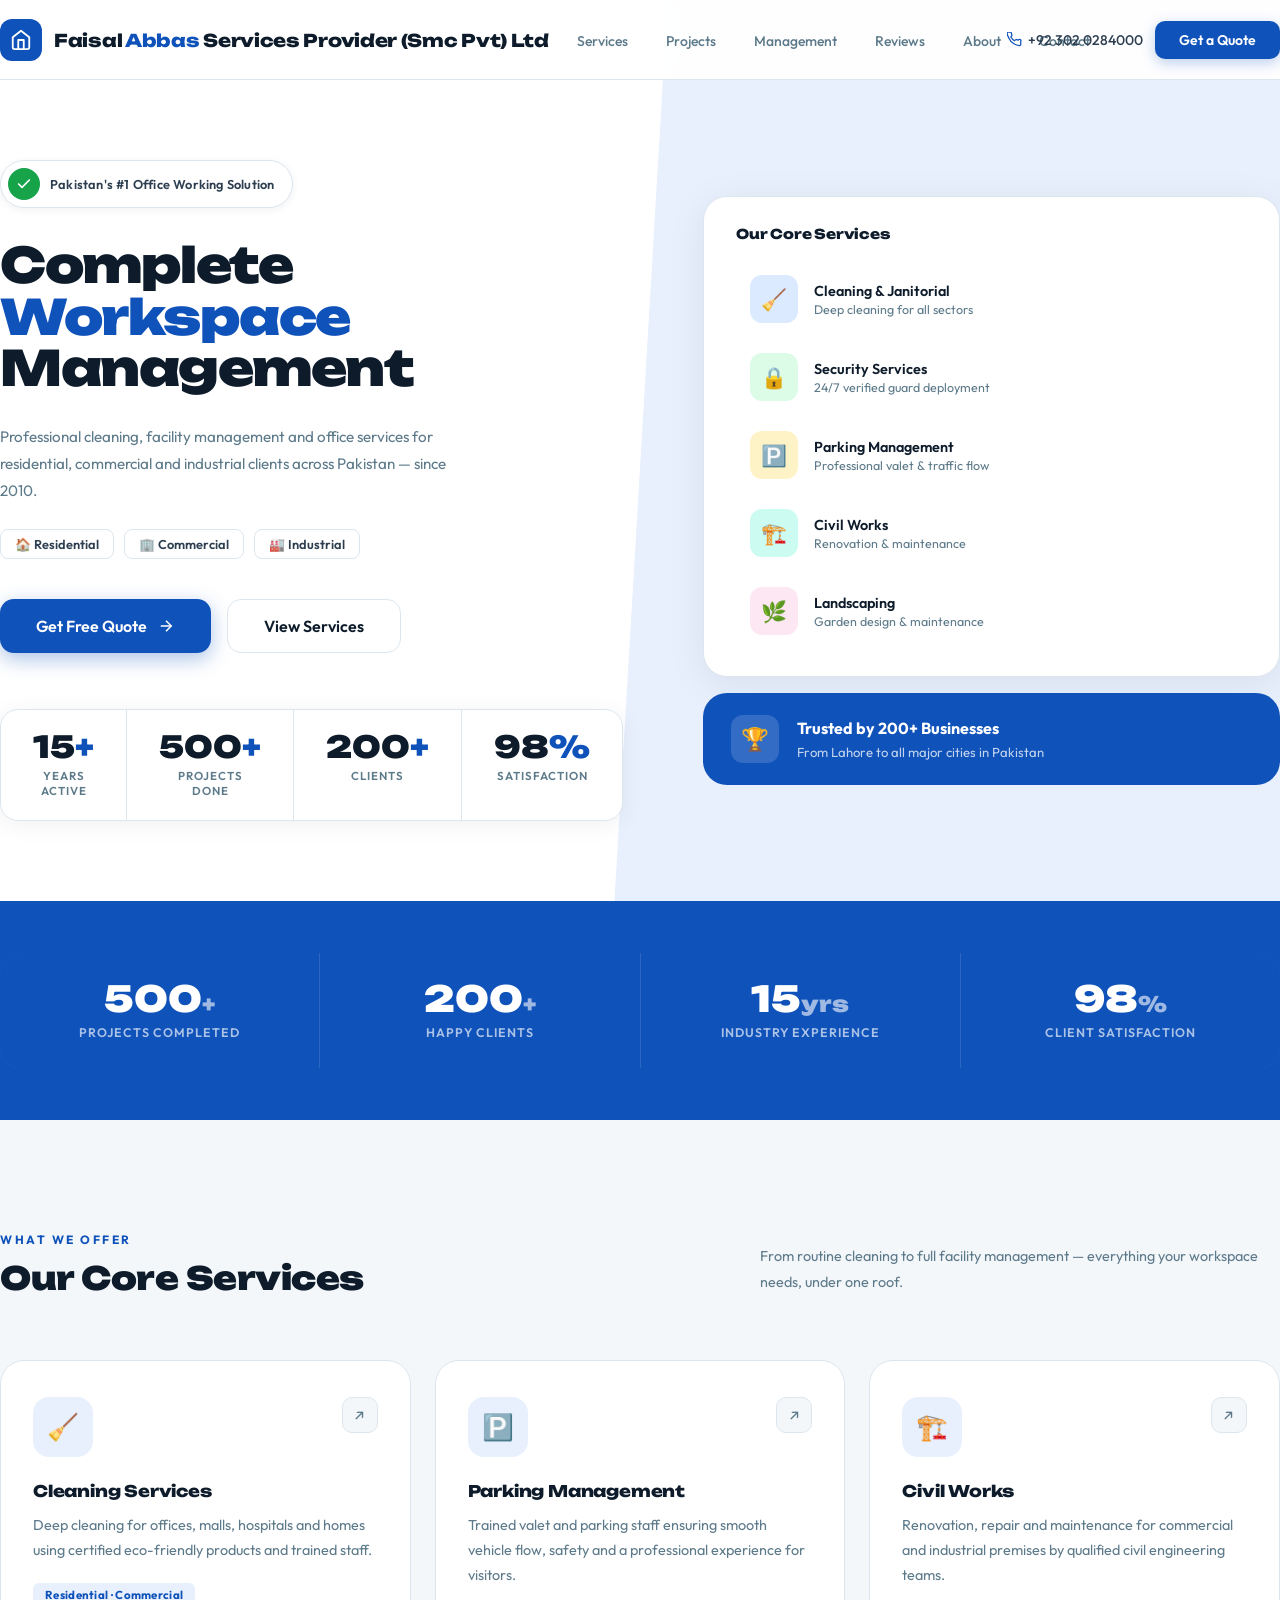
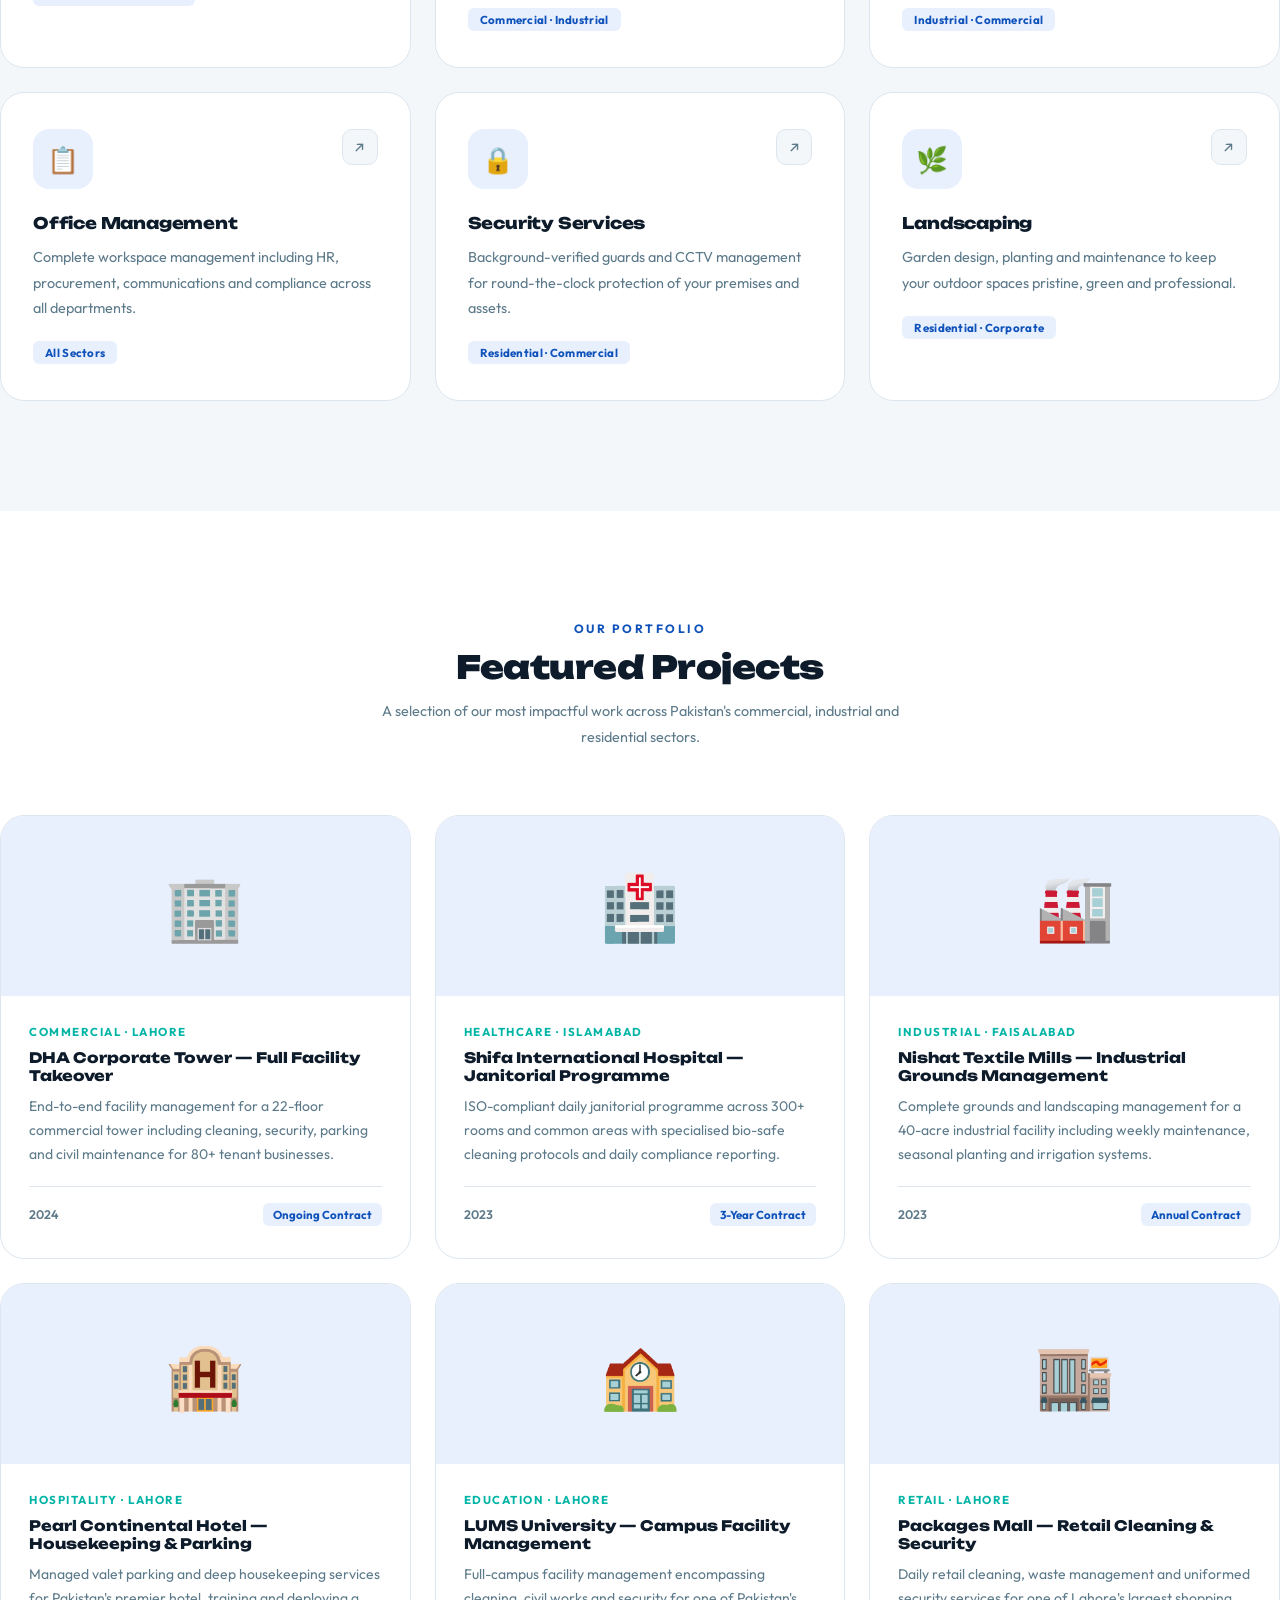
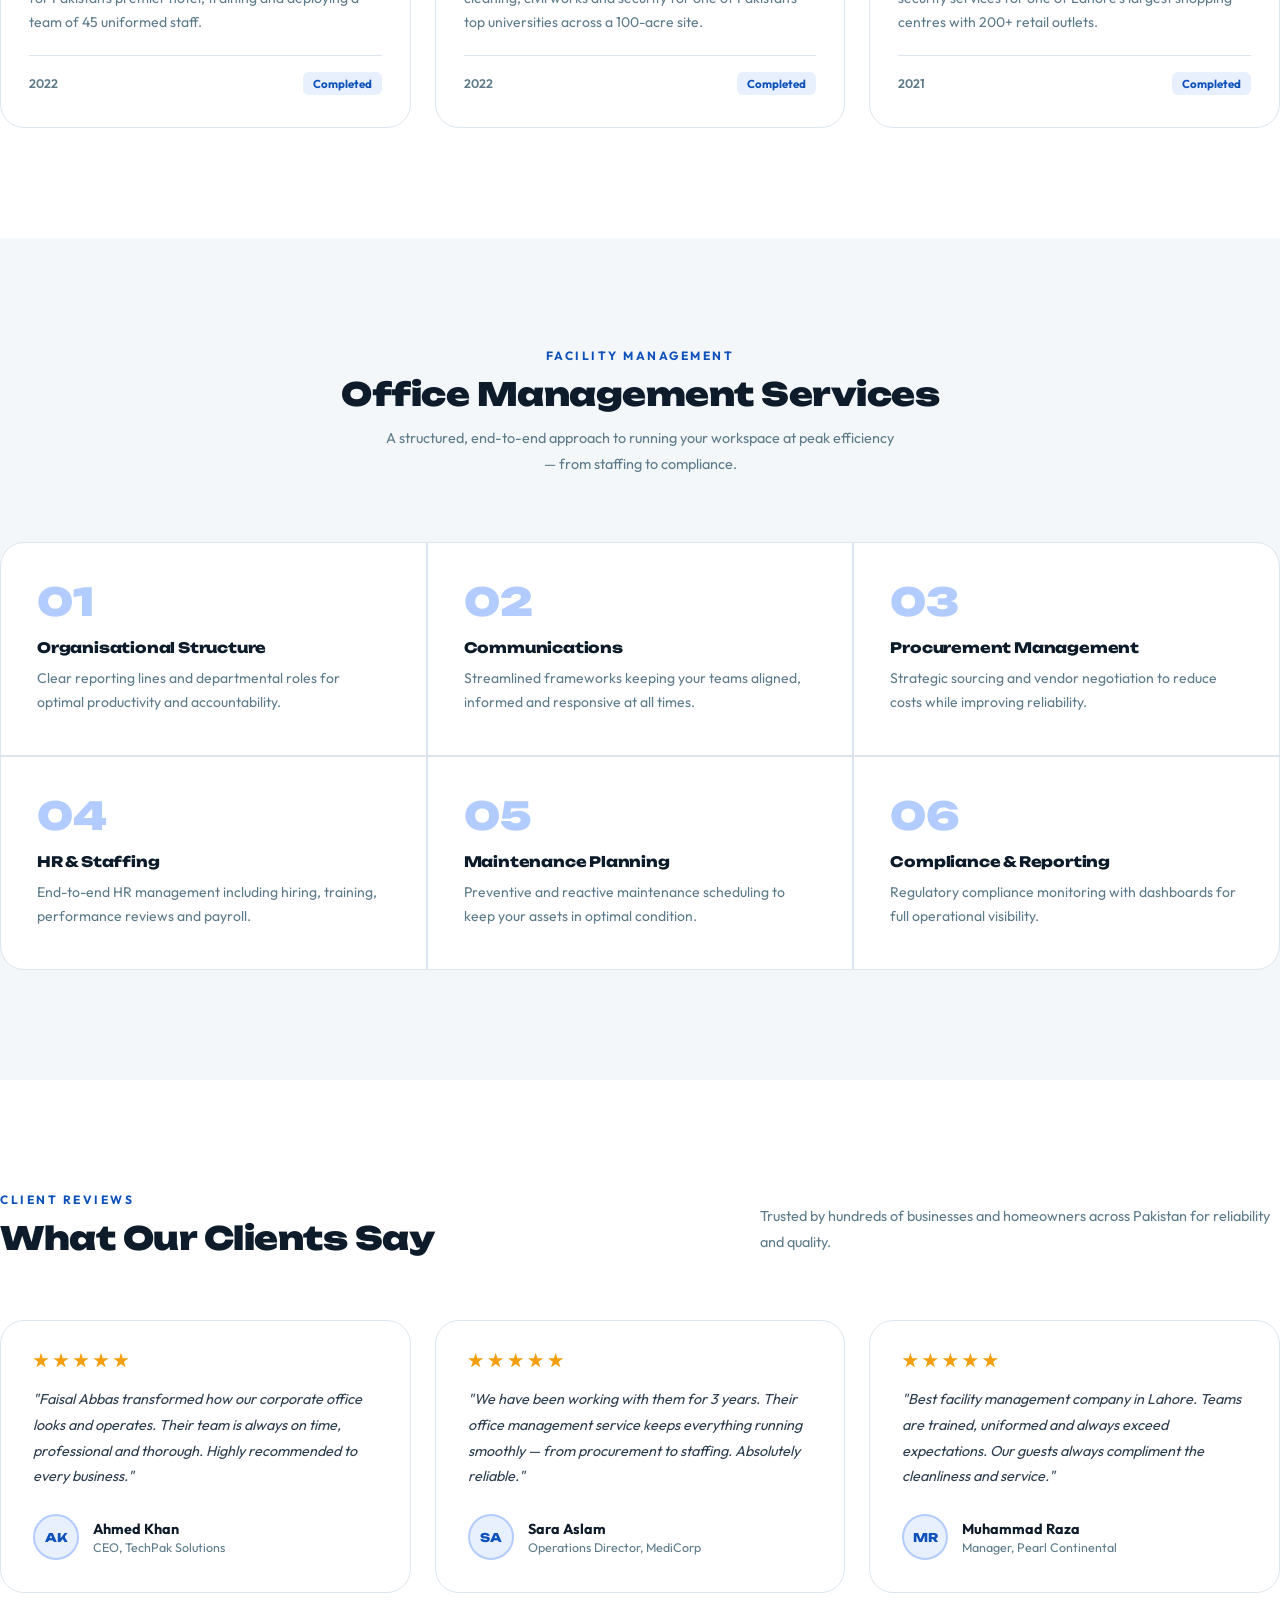
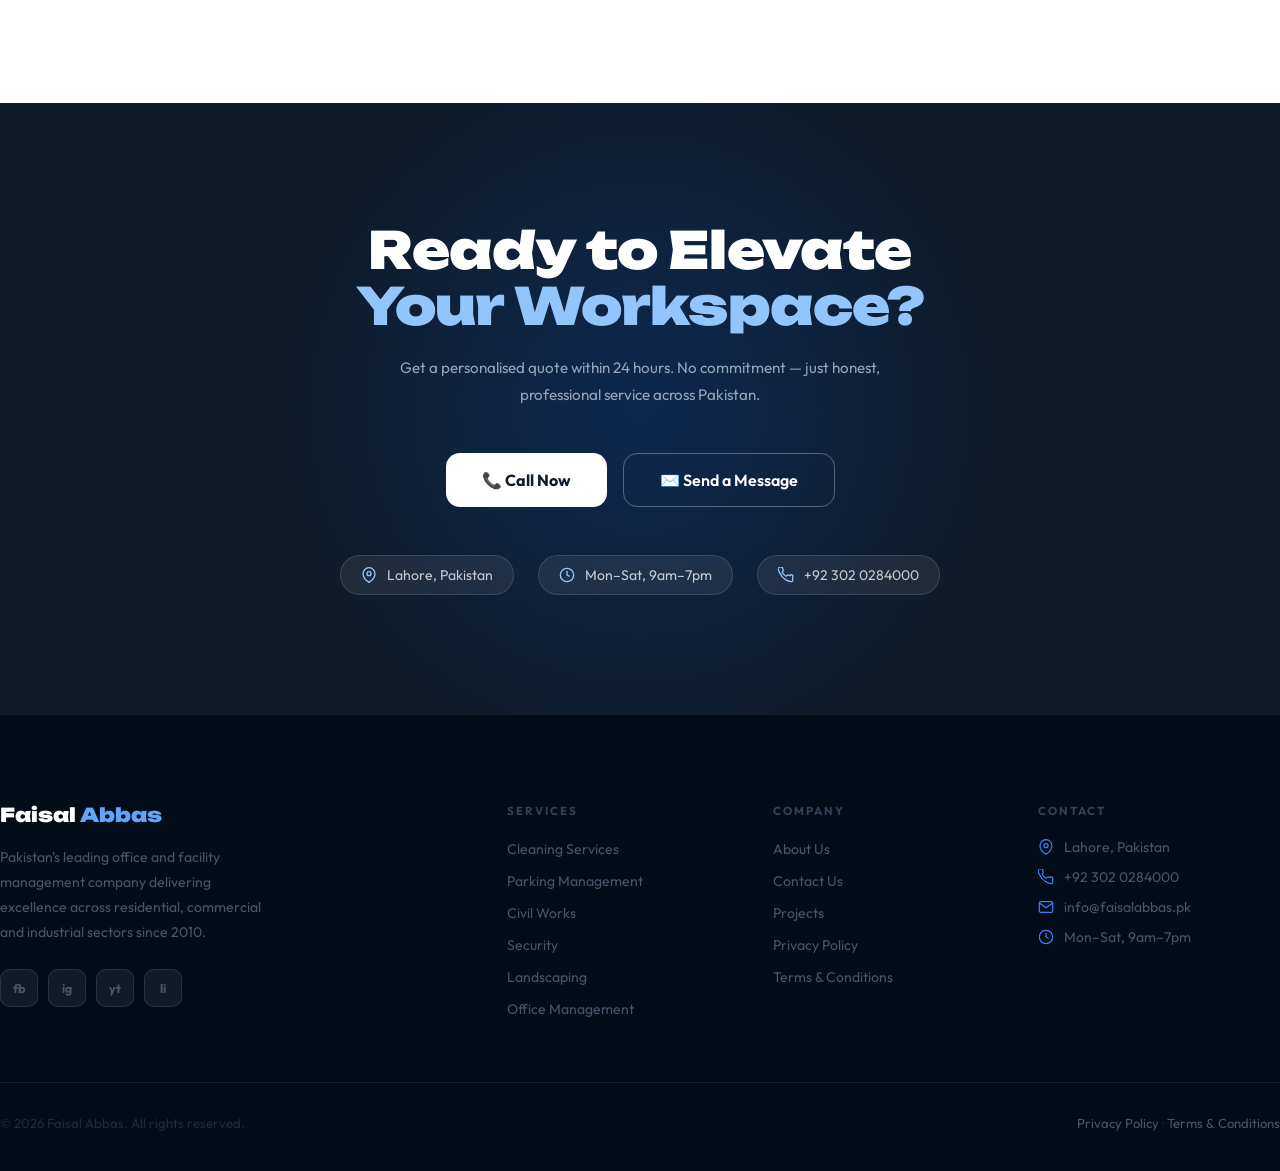
<file: index.html>
<!doctype html>
<html lang="en">
  <head>
    <meta charset="UTF-8" />
    <meta name="viewport" content="width=device-width, initial-scale=1.0" />
    <title>Faisal Abbas – Pakistan's #1 Office Working Solution</title>
    <link rel="preconnect" href="https://fonts.googleapis.com" />
    <link
      href="https://fonts.googleapis.com/css2?family=Unbounded:wght@700;800;900&family=Outfit:wght@300;400;500;600&display=swap"
      rel="stylesheet"
    />
    <link rel="stylesheet" href="./assets/css/style.css" />
  </head>
  <body>
    <!-- ───────────── NAVBAR ───────────── -->
    <nav class="nav" id="navbar">
      <div class="wrap nav-inner">
        <div class="nav-left">
          <a href="index.html" class="logo">
            <div class="logo-badge">
              <svg viewBox="0 0 24 24">
                <path d="M3 9l9-7 9 7v11a2 2 0 01-2 2H5a2 2 0 01-2-2z" />
                <polyline points="9 22 9 12 15 12 15 22" />
              </svg>
            </div>
            <span class="logo-name">Faisal <span>Abbas</span> Services Provider (Smc Pvt) Ltd</span>
          </a>

          <ul class="nav-links">
            <li><a href="#services">Services</a></li>
            <li><a href="#projects">Projects</a></li>
            <li><a href="#office">Management</a></li>
            <li><a href="#testimonials">Reviews</a></li>
            <li><a href="about.html">About</a></li>
            <li><a href="contact.html">Contact</a></li>
          </ul>
        </div>

        <div class="nav-right">
          <span class="nav-tel">
            <svg viewBox="0 0 24 24">
              <path
                d="M22 16.92v3a2 2 0 01-2.18 2 19.79 19.79 0 01-8.63-3.07A19.5 19.5 0 013.07 9.81 19.79 19.79 0 01.01 1.18 2 2 0 012 0h3a2 2 0 012 1.72c.127.96.361 1.903.7 2.81a2 2 0 01-.45 2.11L6.09 7.91a16 16 0 006 6l1.27-1.27a2 2 0 012.11-.45c.907.339 1.85.573 2.81.7A2 2 0 0122 14.92v2z"
              />
            </svg>
            +92 302 0284000
          </span>
          <a href="#contact" class="btn-nav">Get a Quote</a>
          <button class="hamburger" id="ham" aria-label="Menu">
            <span></span><span></span><span></span>
          </button>
        </div>
      </div>
    </nav>

    <!-- Mobile Nav -->
    <div class="mob-nav" id="mobNav">
      <a href="#services">Services</a>
      <a href="#projects">Projects</a>
      <a href="#office">Office Management</a>
      <a href="#testimonials">Reviews</a>
      <a href="about.html">About Us</a>
      <a href="contact.html">Contact</a>
      <a href="#contact" class="mob-cta">Get a Free Quote →</a>
    </div>

    <!-- ───────────── HERO ───────────── -->
    <section class="hero">
      <div class="wrap hero-wrap">
        <!-- LEFT -->
        <div class="hero-left">
          <div class="hero-eyebrow">
            <div class="eyebrow-dot">
              <svg viewBox="0 0 24 24">
                <polyline points="20 6 9 17 4 12" />
              </svg>
            </div>
            <span>Pakistan's #1 Office Working Solution</span>
          </div>

          <h1>
            <span class="line-block">Complete</span>
            <span class="line-block accent">Workspace</span>
            <span class="line-block">Management</span>
          </h1>

          <p class="hero-sub">
            Professional cleaning, facility management and office services for
            residential, commercial and industrial clients across Pakistan —
            since 2010.
          </p>

          <div class="hero-sectors">
            <span class="sector">🏠 Residential</span>
            <span class="sector">🏢 Commercial</span>
            <span class="sector">🏭 Industrial</span>
          </div>

          <div class="hero-actions">
            <a href="#contact" class="btn-primary">
              Get Free Quote
              <svg viewBox="0 0 24 24">
                <line x1="5" y1="12" x2="19" y2="12" />
                <polyline points="12 5 19 12 12 19" />
              </svg>
            </a>
            <a href="#services" class="btn-secondary">View Services</a>
          </div>

          <div class="hero-stats">
            <div class="hs">
              <div class="hs-num">15<em>+</em></div>
              <div class="hs-lbl">Years Active</div>
            </div>
            <div class="hs">
              <div class="hs-num">500<em>+</em></div>
              <div class="hs-lbl">Projects Done</div>
            </div>
            <div class="hs">
              <div class="hs-num">200<em>+</em></div>
              <div class="hs-lbl">Clients</div>
            </div>
            <div class="hs">
              <div class="hs-num">98<em>%</em></div>
              <div class="hs-lbl">Satisfaction</div>
            </div>
          </div>
        </div>

        <!-- RIGHT -->
        <div class="hero-right">
          <div class="hero-card">
            <div class="hero-card-title">Our Core Services</div>
            <div class="svc-row">
              <div class="svc-ico ico-blue">🧹</div>
              <div class="svc-info">
                <h4>Cleaning &amp; Janitorial</h4>
                <p>Deep cleaning for all sectors</p>
              </div>
            </div>
            <div class="svc-row">
              <div class="svc-ico ico-green">🔒</div>
              <div class="svc-info">
                <h4>Security Services</h4>
                <p>24/7 verified guard deployment</p>
              </div>
            </div>
            <div class="svc-row">
              <div class="svc-ico ico-amber">🅿️</div>
              <div class="svc-info">
                <h4>Parking Management</h4>
                <p>Professional valet &amp; traffic flow</p>
              </div>
            </div>
            <div class="svc-row">
              <div class="svc-ico ico-teal">🏗️</div>
              <div class="svc-info">
                <h4>Civil Works</h4>
                <p>Renovation &amp; maintenance</p>
              </div>
            </div>
            <div class="svc-row">
              <div class="svc-ico ico-pink">🌿</div>
              <div class="svc-info">
                <h4>Landscaping</h4>
                <p>Garden design &amp; maintenance</p>
              </div>
            </div>
          </div>

          <div class="hero-trust">
            <div class="trust-icon">🏆</div>
            <div class="trust-text">
              <strong>Trusted by 200+ Businesses</strong>
              <span>From Lahore to all major cities in Pakistan</span>
            </div>
          </div>
        </div>
      </div>
    </section>

    <!-- ───────────── STATS BAND ───────────── -->
    <div class="stats-band">
      <div class="wrap">
        <div class="stats-band-inner">
          <div class="sb-item">
            <div class="sb-val">500<em>+</em></div>
            <div class="sb-lbl">Projects Completed</div>
          </div>
          <div class="sb-item">
            <div class="sb-val">200<em>+</em></div>
            <div class="sb-lbl">Happy Clients</div>
          </div>
          <div class="sb-item">
            <div class="sb-val">15<em>yrs</em></div>
            <div class="sb-lbl">Industry Experience</div>
          </div>
          <div class="sb-item">
            <div class="sb-val">98<em>%</em></div>
            <div class="sb-lbl">Client Satisfaction</div>
          </div>
        </div>
      </div>
    </div>

    <!-- ───────────── SERVICES ───────────── -->
    <section class="section section-alt" id="services">
      <div class="wrap">
        <div class="sec-head-row r">
          <div>
            <span class="sec-eyebrow">What We Offer</span>
            <h2 class="sec-title">Our Core Services</h2>
          </div>
          <p class="sec-desc">
            From routine cleaning to full facility management — everything your
            workspace needs, under one roof.
          </p>
        </div>

        <div class="srv-grid">
          <div class="srv-card r">
            <div class="srv-top">
              <div class="srv-icon">🧹</div>
              <div class="srv-arrow">↗</div>
            </div>
            <h3>Cleaning Services</h3>
            <p>
              Deep cleaning for offices, malls, hospitals and homes using
              certified eco-friendly products and trained staff.
            </p>
            <span class="srv-tag">Residential · Commercial</span>
          </div>
          <div class="srv-card r d1">
            <div class="srv-top">
              <div class="srv-icon">🅿️</div>
              <div class="srv-arrow">↗</div>
            </div>
            <h3>Parking Management</h3>
            <p>
              Trained valet and parking staff ensuring smooth vehicle flow,
              safety and a professional experience for visitors.
            </p>
            <span class="srv-tag">Commercial · Industrial</span>
          </div>
          <div class="srv-card r d2">
            <div class="srv-top">
              <div class="srv-icon">🏗️</div>
              <div class="srv-arrow">↗</div>
            </div>
            <h3>Civil Works</h3>
            <p>
              Renovation, repair and maintenance for commercial and industrial
              premises by qualified civil engineering teams.
            </p>
            <span class="srv-tag">Industrial · Commercial</span>
          </div>
          <div class="srv-card r">
            <div class="srv-top">
              <div class="srv-icon">📋</div>
              <div class="srv-arrow">↗</div>
            </div>
            <h3>Office Management</h3>
            <p>
              Complete workspace management including HR, procurement,
              communications and compliance across all departments.
            </p>
            <span class="srv-tag">All Sectors</span>
          </div>
          <div class="srv-card r d1">
            <div class="srv-top">
              <div class="srv-icon">🔒</div>
              <div class="srv-arrow">↗</div>
            </div>
            <h3>Security Services</h3>
            <p>
              Background-verified guards and CCTV management for round-the-clock
              protection of your premises and assets.
            </p>
            <span class="srv-tag">Residential · Commercial</span>
          </div>
          <div class="srv-card r d2">
            <div class="srv-top">
              <div class="srv-icon">🌿</div>
              <div class="srv-arrow">↗</div>
            </div>
            <h3>Landscaping</h3>
            <p>
              Garden design, planting and maintenance to keep your outdoor
              spaces pristine, green and professional.
            </p>
            <span class="srv-tag">Residential · Corporate</span>
          </div>
        </div>
      </div>
    </section>

    <!-- ───────────── PROJECTS ───────────── -->
    <section class="section section-white" id="projects">
      <div class="wrap">
        <div class="sec-head-center r">
          <span class="sec-eyebrow">Our Portfolio</span>
          <h2 class="sec-title">Featured Projects</h2>
          <p class="sec-desc">
            A selection of our most impactful work across Pakistan's commercial,
            industrial and residential sectors.
          </p>
        </div>

        <div class="proj-grid">
          <div class="proj-card r">
            <div class="proj-thumb">🏢</div>
            <div class="proj-body">
              <div class="proj-cat">Commercial · Lahore</div>
              <h3>DHA Corporate Tower — Full Facility Takeover</h3>
              <p>
                End-to-end facility management for a 22-floor commercial tower
                including cleaning, security, parking and civil maintenance for
                80+ tenant businesses.
              </p>
              <div class="proj-meta">
                <span class="proj-year">2024</span>
                <span class="proj-tag">Ongoing Contract</span>
              </div>
            </div>
          </div>

          <div class="proj-card r d1">
            <div class="proj-thumb">🏥</div>
            <div class="proj-body">
              <div class="proj-cat">Healthcare · Islamabad</div>
              <h3>Shifa International Hospital — Janitorial Programme</h3>
              <p>
                ISO-compliant daily janitorial programme across 300+ rooms and
                common areas with specialised bio-safe cleaning protocols and
                daily compliance reporting.
              </p>
              <div class="proj-meta">
                <span class="proj-year">2023</span>
                <span class="proj-tag">3-Year Contract</span>
              </div>
            </div>
          </div>

          <div class="proj-card r d2">
            <div class="proj-thumb">🏭</div>
            <div class="proj-body">
              <div class="proj-cat">Industrial · Faisalabad</div>
              <h3>Nishat Textile Mills — Industrial Grounds Management</h3>
              <p>
                Complete grounds and landscaping management for a 40-acre
                industrial facility including weekly maintenance, seasonal
                planting and irrigation systems.
              </p>
              <div class="proj-meta">
                <span class="proj-year">2023</span>
                <span class="proj-tag">Annual Contract</span>
              </div>
            </div>
          </div>

          <div class="proj-card r">
            <div class="proj-thumb">🏨</div>
            <div class="proj-body">
              <div class="proj-cat">Hospitality · Lahore</div>
              <h3>Pearl Continental Hotel — Housekeeping &amp; Parking</h3>
              <p>
                Managed valet parking and deep housekeeping services for
                Pakistan's premier hotel, training and deploying a team of 45
                uniformed staff.
              </p>
              <div class="proj-meta">
                <span class="proj-year">2022</span>
                <span class="proj-tag">Completed</span>
              </div>
            </div>
          </div>

          <div class="proj-card r d1">
            <div class="proj-thumb">🏫</div>
            <div class="proj-body">
              <div class="proj-cat">Education · Lahore</div>
              <h3>LUMS University — Campus Facility Management</h3>
              <p>
                Full-campus facility management encompassing cleaning, civil
                works and security for one of Pakistan's top universities across
                a 100-acre site.
              </p>
              <div class="proj-meta">
                <span class="proj-year">2022</span>
                <span class="proj-tag">Completed</span>
              </div>
            </div>
          </div>

          <div class="proj-card r d2">
            <div class="proj-thumb">🏬</div>
            <div class="proj-body">
              <div class="proj-cat">Retail · Lahore</div>
              <h3>Packages Mall — Retail Cleaning &amp; Security</h3>
              <p>
                Daily retail cleaning, waste management and uniformed security
                services for one of Lahore's largest shopping centres with 200+
                retail outlets.
              </p>
              <div class="proj-meta">
                <span class="proj-year">2021</span>
                <span class="proj-tag">Completed</span>
              </div>
            </div>
          </div>
        </div>
      </div>
    </section>

    <!-- ───────────── OFFICE MANAGEMENT ───────────── -->
    <section class="section section-alt" id="office">
      <div class="wrap">
        <div class="sec-head-center r">
          <span class="sec-eyebrow">Facility Management</span>
          <h2 class="sec-title">Office Management Services</h2>
          <p class="sec-desc">
            A structured, end-to-end approach to running your workspace at peak
            efficiency — from staffing to compliance.
          </p>
        </div>

        <div class="mgmt-grid">
          <div class="mgmt-card r">
            <div class="mgmt-num">01</div>
            <h4>Organisational Structure</h4>
            <p>
              Clear reporting lines and departmental roles for optimal
              productivity and accountability.
            </p>
          </div>
          <div class="mgmt-card r d1">
            <div class="mgmt-num">02</div>
            <h4>Communications</h4>
            <p>
              Streamlined frameworks keeping your teams aligned, informed and
              responsive at all times.
            </p>
          </div>
          <div class="mgmt-card r d2">
            <div class="mgmt-num">03</div>
            <h4>Procurement Management</h4>
            <p>
              Strategic sourcing and vendor negotiation to reduce costs while
              improving reliability.
            </p>
          </div>
          <div class="mgmt-card r">
            <div class="mgmt-num">04</div>
            <h4>HR &amp; Staffing</h4>
            <p>
              End-to-end HR management including hiring, training, performance
              reviews and payroll.
            </p>
          </div>
          <div class="mgmt-card r d1">
            <div class="mgmt-num">05</div>
            <h4>Maintenance Planning</h4>
            <p>
              Preventive and reactive maintenance scheduling to keep your assets
              in optimal condition.
            </p>
          </div>
          <div class="mgmt-card r d2">
            <div class="mgmt-num">06</div>
            <h4>Compliance &amp; Reporting</h4>
            <p>
              Regulatory compliance monitoring with dashboards for full
              operational visibility.
            </p>
          </div>
        </div>
      </div>
    </section>

    <!-- ───────────── TESTIMONIALS ───────────── -->
    <section class="section section-white" id="testimonials">
      <div class="wrap">
        <div class="sec-head-row r">
          <div>
            <span class="sec-eyebrow">Client Reviews</span>
            <h2 class="sec-title">What Our Clients Say</h2>
          </div>
          <p class="sec-desc">
            Trusted by hundreds of businesses and homeowners across Pakistan for
            reliability and quality.
          </p>
        </div>

        <div class="t-grid">
          <div class="t-card r">
            <div class="t-stars">
              <div class="star"></div>
              <div class="star"></div>
              <div class="star"></div>
              <div class="star"></div>
              <div class="star"></div>
            </div>
            <blockquote>
              "Faisal Abbas transformed how our corporate office looks and
              operates. Their team is always on time, professional and thorough.
              Highly recommended to every business."
            </blockquote>
            <div class="t-author">
              <div class="t-avatar">AK</div>
              <div class="t-info">
                <div class="t-name">Ahmed Khan</div>
                <div class="t-role">CEO, TechPak Solutions</div>
              </div>
            </div>
          </div>
          <div class="t-card r d1">
            <div class="t-stars">
              <div class="star"></div>
              <div class="star"></div>
              <div class="star"></div>
              <div class="star"></div>
              <div class="star"></div>
            </div>
            <blockquote>
              "We have been working with them for 3 years. Their office
              management service keeps everything running smoothly — from
              procurement to staffing. Absolutely reliable."
            </blockquote>
            <div class="t-author">
              <div class="t-avatar">SA</div>
              <div class="t-info">
                <div class="t-name">Sara Aslam</div>
                <div class="t-role">Operations Director, MediCorp</div>
              </div>
            </div>
          </div>
          <div class="t-card r d2">
            <div class="t-stars">
              <div class="star"></div>
              <div class="star"></div>
              <div class="star"></div>
              <div class="star"></div>
              <div class="star"></div>
            </div>
            <blockquote>
              "Best facility management company in Lahore. Teams are trained,
              uniformed and always exceed expectations. Our guests always
              compliment the cleanliness and service."
            </blockquote>
            <div class="t-author">
              <div class="t-avatar">MR</div>
              <div class="t-info">
                <div class="t-name">Muhammad Raza</div>
                <div class="t-role">Manager, Pearl Continental</div>
              </div>
            </div>
          </div>
        </div>
      </div>
    </section>

    <!-- ───────────── CTA ───────────── -->
    <section class="cta-section" id="contact">
      <div class="wrap">
        <div class="cta-inner">
          <h2>Ready to Elevate<br /><em>Your Workspace?</em></h2>
          <p>
            Get a personalised quote within 24 hours. No commitment — just
            honest, professional service across Pakistan.
          </p>
          <div class="cta-buttons">
            <a href="tel:+923278142883" class="btn-cta-white">📞 Call Now</a>
            <a href="contact.html" class="btn-cta-outline">✉️ Send a Message</a>
          </div>
          <div class="cta-info">
            <div class="cta-info-pill">
              <svg viewBox="0 0 24 24">
                <path d="M21 10c0 7-9 13-9 13s-9-6-9-13a9 9 0 0118 0z" />
                <circle cx="12" cy="10" r="3" />
              </svg>
              Lahore, Pakistan
            </div>
            <div class="cta-info-pill">
              <svg viewBox="0 0 24 24">
                <circle cx="12" cy="12" r="10" />
                <polyline points="12 6 12 12 16 14" />
              </svg>
              Mon–Sat, 9am–7pm
            </div>
            <div class="cta-info-pill">
              <svg viewBox="0 0 24 24">
                <path
                  d="M22 16.92v3a2 2 0 01-2.18 2 19.79 19.79 0 01-8.63-3.07A19.5 19.5 0 013.07 9.81 19.79 19.79 0 01.01 1.18 2 2 0 012 0h3a2 2 0 012 1.72c.127.96.361 1.903.7 2.81a2 2 0 01-.45 2.11L6.09 7.91a16 16 0 006 6l1.27-1.27a2 2 0 012.11-.45c.907.339 1.85.573 2.81.7A2 2 0 0122 14.92v2z"
                />
              </svg>
              +92 302 0284000
            </div>
          </div>
        </div>
      </div>
    </section>

    <!-- ───────────── FOOTER ───────────── -->
    <footer class="footer">
      <div class="wrap">
        <div class="footer-grid">
          <div class="footer-brand">
            <div class="footer-logo">Faisal <em>Abbas</em></div>
            <p>
              Pakistan's leading office and facility management company
              delivering excellence across residential, commercial and
              industrial sectors since 2010.
            </p>
            <div class="footer-socials">
              <a href="#" class="f-soc">fb</a>
              <a href="#" class="f-soc">ig</a>
              <a href="#" class="f-soc">yt</a>
              <a href="#" class="f-soc">li</a>
            </div>
          </div>
          <div class="f-col">
            <h5>Services</h5>
            <ul>
              <li><a href="#services">Cleaning Services</a></li>
              <li><a href="#services">Parking Management</a></li>
              <li><a href="#services">Civil Works</a></li>
              <li><a href="#services">Security</a></li>
              <li><a href="#services">Landscaping</a></li>
              <li><a href="#office">Office Management</a></li>
            </ul>
          </div>
          <div class="f-col">
            <h5>Company</h5>
            <ul>
              <li><a href="about.html">About Us</a></li>
              <li><a href="contact.html">Contact Us</a></li>
              <li><a href="#projects">Projects</a></li>
              <li><a href="privacy.html">Privacy Policy</a></li>
              <li><a href="terms.html">Terms &amp; Conditions</a></li>
            </ul>
          </div>
          <div class="f-col">
            <h5>Contact</h5>
            <div class="footer-contact-item">
              <svg viewBox="0 0 24 24">
                <path d="M21 10c0 7-9 13-9 13s-9-6-9-13a9 9 0 0118 0z" />
                <circle cx="12" cy="10" r="3" />
              </svg>
              <span>Lahore, Pakistan</span>
            </div>
            <div class="footer-contact-item">
              <svg viewBox="0 0 24 24">
                <path
                  d="M22 16.92v3a2 2 0 01-2.18 2 19.79 19.79 0 01-8.63-3.07A19.5 19.5 0 013.07 9.81 19.79 19.79 0 01.01 1.18 2 2 0 012 0h3a2 2 0 012 1.72c.127.96.361 1.903.7 2.81a2 2 0 01-.45 2.11L6.09 7.91a16 16 0 006 6l1.27-1.27a2 2 0 012.11-.45c.907.339 1.85.573 2.81.7A2 2 0 0122 14.92v2z"
                />
              </svg>
              <a href="tel:+923278142883">+92 302 0284000</a>
            </div>
            <div class="footer-contact-item">
              <svg viewBox="0 0 24 24">
                <path
                  d="M4 4h16c1.1 0 2 .9 2 2v12c0 1.1-.9 2-2 2H4c-1.1 0-2-.9-2-2V6c0-1.1.9-2 2-2z"
                />
                <polyline points="22,6 12,13 2,6" />
              </svg>
              <a href="mailto:info@faisalabbas.pk">info@faisalabbas.pk</a>
            </div>
            <div class="footer-contact-item">
              <svg viewBox="0 0 24 24">
                <circle cx="12" cy="12" r="10" />
                <polyline points="12 6 12 12 16 14" />
              </svg>
              <span>Mon–Sat, 9am–7pm</span>
            </div>
          </div>
        </div>

        <div class="footer-bottom">
          <p>© 2026 Faisal Abbas. All rights reserved.</p>
          <p>
            <a href="privacy.html">Privacy Policy</a> ·
            <a href="terms.html">Terms &amp; Conditions</a>
          </p>
        </div>
      </div>
    </footer>

    <script src="./assets/js/main.js"></script>
  </body>
</html>
</file>
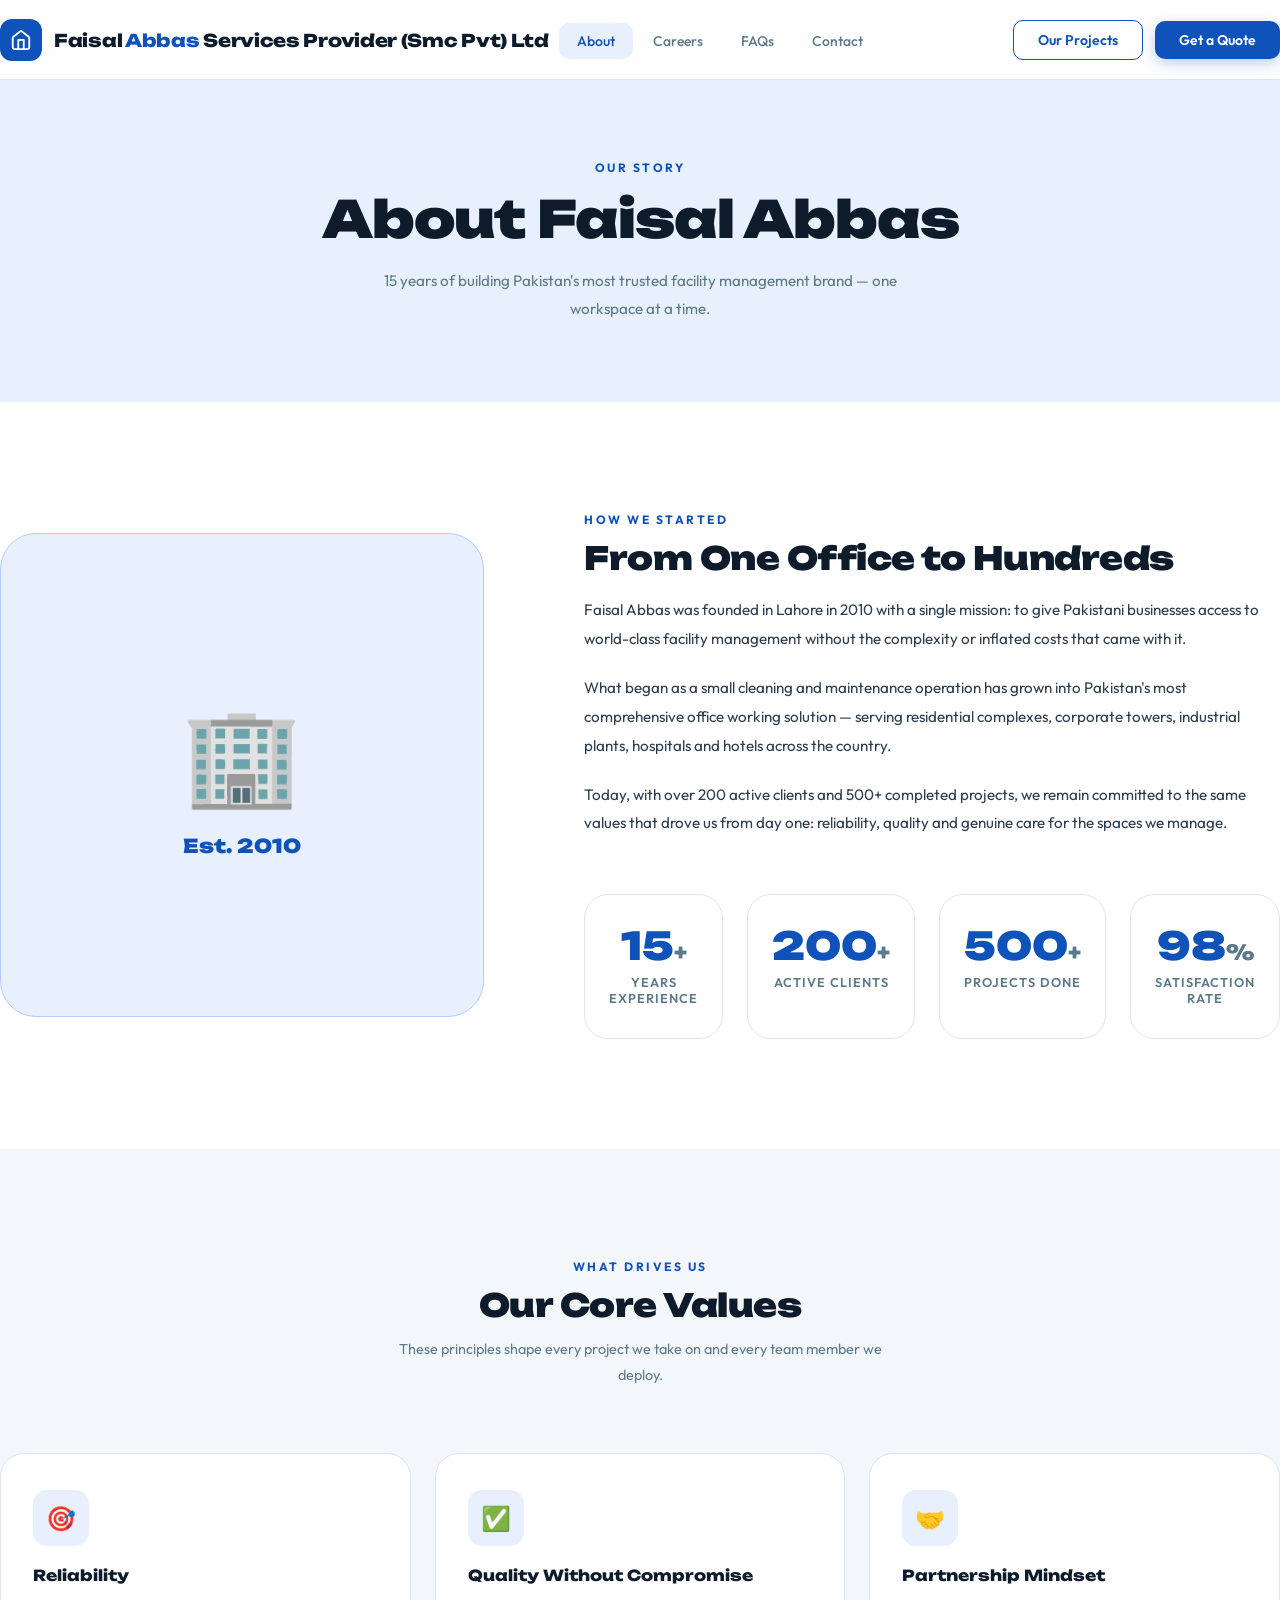
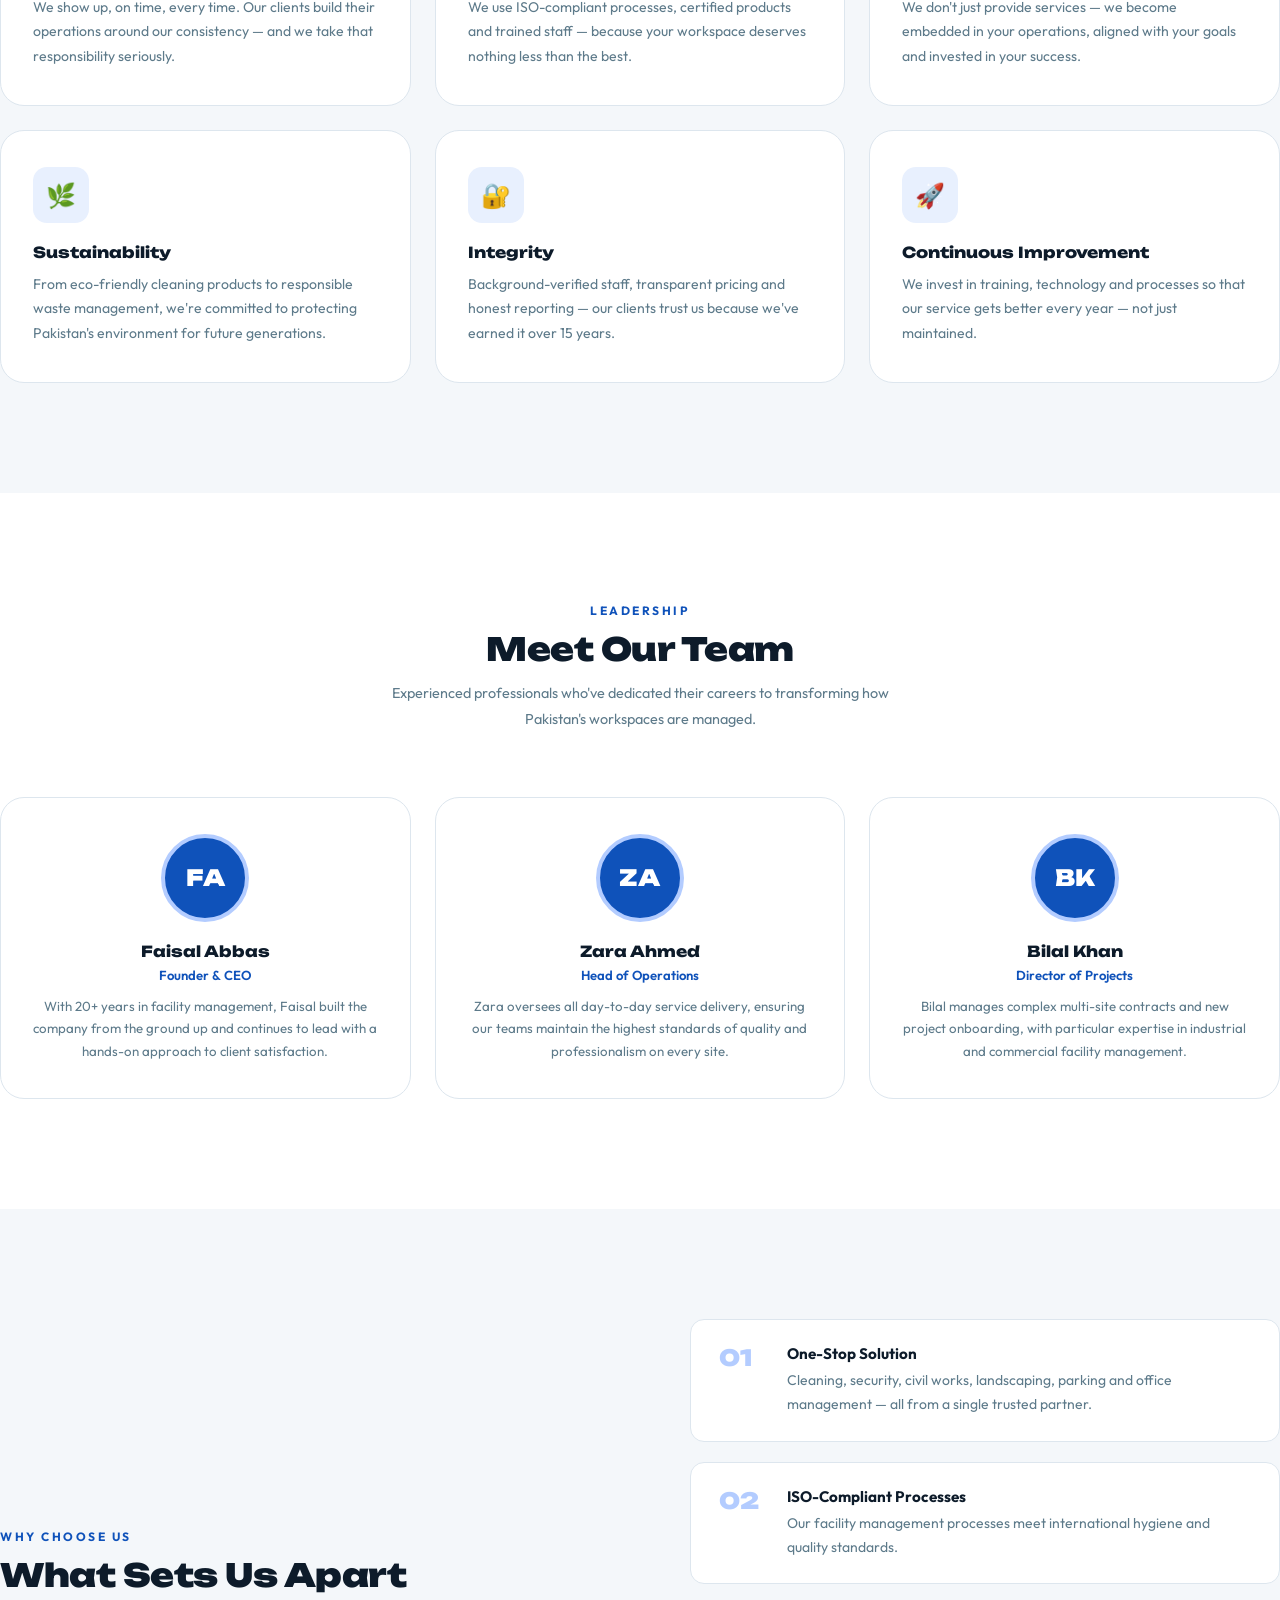
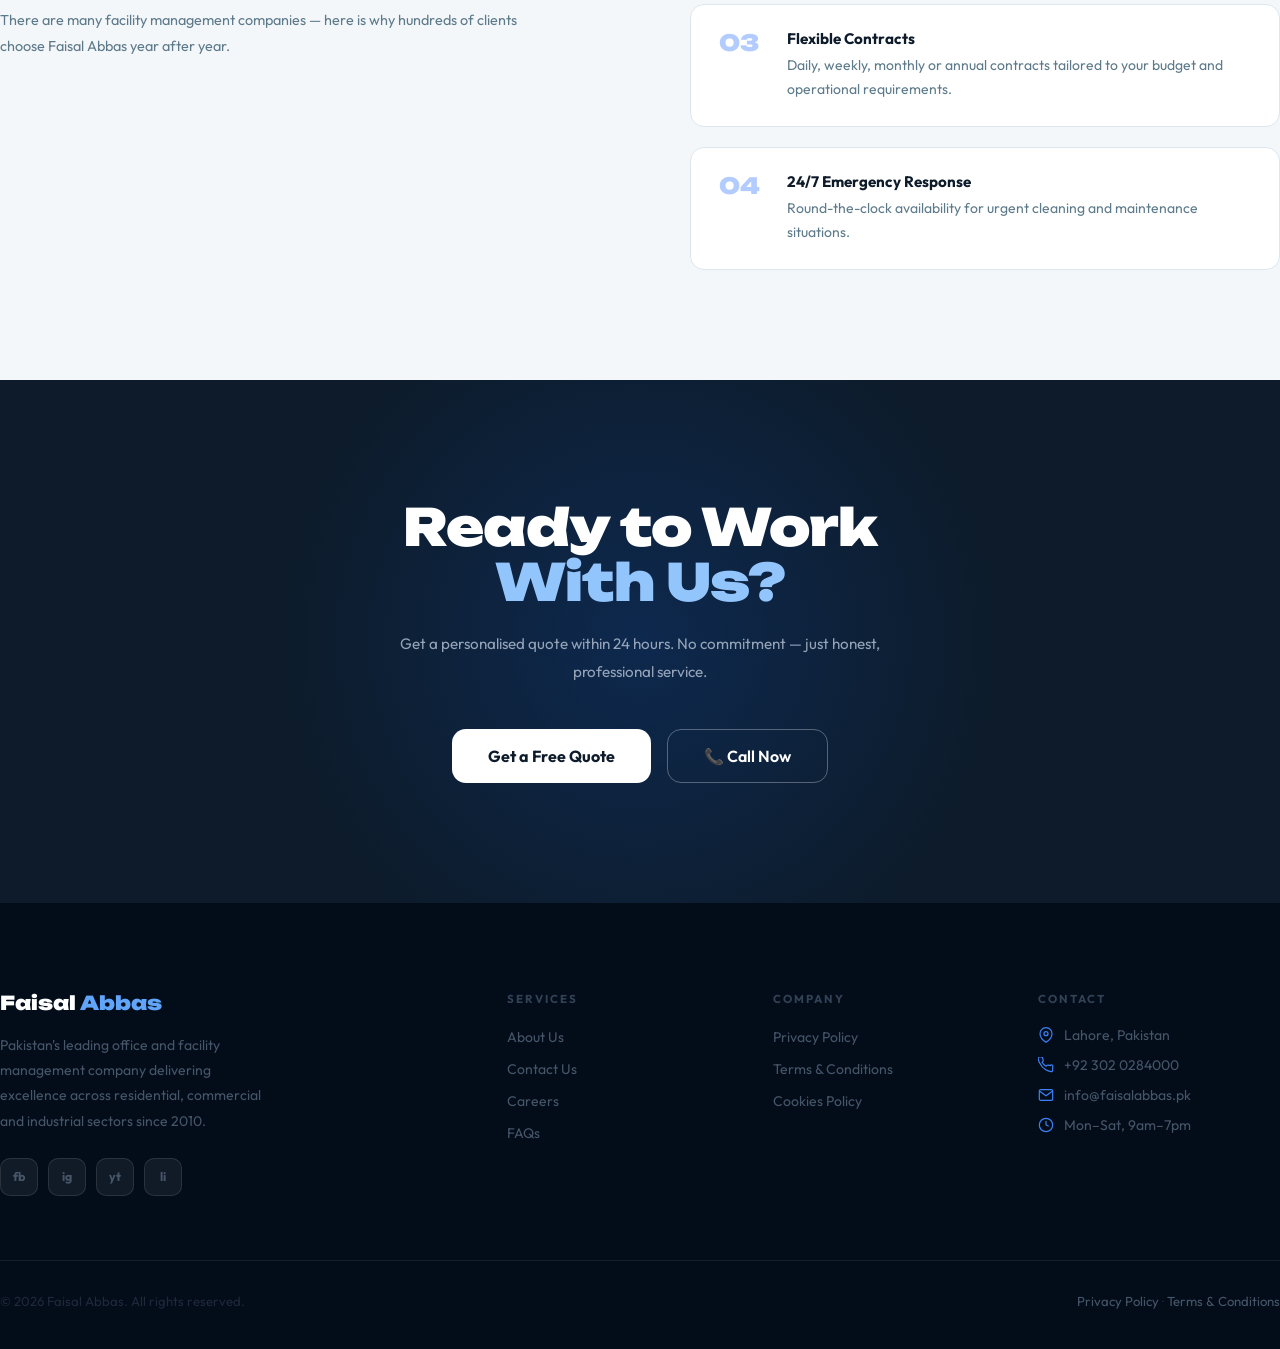
<file: about.html>
<!doctype html>
<html lang="en">
  <head>
    <meta charset="UTF-8" />
    <meta name="viewport" content="width=device-width, initial-scale=1.0" />
    <title>About Us – Faisal Abbas</title>
    <link rel="preconnect" href="https://fonts.googleapis.com" />
    <link
      href="https://fonts.googleapis.com/css2?family=Unbounded:wght@700;800;900&family=Outfit:wght@300;400;500;600&display=swap"
      rel="stylesheet"
    />
    <link rel="stylesheet" href="./assets/css/style.css" />
  </head>
  <body>
    <!-- NAVBAR -->
    <nav class="nav" id="navbar">
      <div class="wrap nav-inner">
        <div class="nav-left">
          <a href="index.html" class="logo">
            <div class="logo-badge">
              <svg viewBox="0 0 24 24">
                <path d="M3 9l9-7 9 7v11a2 2 0 01-2 2H5a2 2 0 01-2-2z" />
                <polyline points="9 22 9 12 15 12 15 22" />
              </svg>
            </div>
            <span class="logo-name">Faisal <span>Abbas</span> Services Provider (Smc Pvt) Ltd</span>
          </a>
          <ul class="nav-links">
            <li><a href="about.html" class="active">About</a></li>
            <li><a href="./careers.html">Careers</a></li>
            <li><a href="faq.html">FAQs</a></li>
            <li><a href="contact.html">Contact</a></li>
          </ul>
        </div>
        <div class="nav-right">
          <a href="contact.html" class="btn-nav-outline">Our Projects</a>
          <a href="contact.html" class="btn-nav">Get a Quote</a>
          <button class="hamburger" id="ham" aria-label="Menu">
            <span></span><span></span><span></span>
          </button>
        </div>
      </div>
    </nav>
    <div class="mob-nav" id="mobNav">
      <a href="about.html">About Us</a>
      <a href="careers.html">Careers</a>
      <a href="faq.html">FAQs</a>
      <a href="contact.html">Contact</a>
      <a href="contact.html" class="mob-cta">Get a Free Quote →</a>
    </div>

    <!-- PAGE HERO -->
    <section class="page-hero">
      <span class="page-hero-eyebrow">Our Story</span>
      <h1>About Faisal Abbas</h1>
      <p>
        15 years of building Pakistan's most trusted facility management brand —
        one workspace at a time.
      </p>
    </section>

    <!-- STORY -->
    <section class="section section-white">
      <div class="wrap">
        <div class="story-grid">
          <div class="story-visual r">
            <div class="story-emoji">🏢</div>
            <div class="story-year">Est. 2010</div>
          </div>
          <div class="story-content r d1">
            <span class="sec-eyebrow">How We Started</span>
            <h2 class="sec-title">From One Office to Hundreds</h2>
            <p>
              Faisal Abbas was founded in Lahore in 2010 with a single mission:
              to give Pakistani businesses access to world-class facility
              management without the complexity or inflated costs that came with
              it.
            </p>
            <p>
              What began as a small cleaning and maintenance operation has grown
              into Pakistan's most comprehensive office working solution —
              serving residential complexes, corporate towers, industrial
              plants, hospitals and hotels across the country.
            </p>
            <p>
              Today, with over 200 active clients and 500+ completed projects,
              we remain committed to the same values that drove us from day one:
              reliability, quality and genuine care for the spaces we manage.
            </p>

            <div class="about-stats">
              <div class="about-stat-card">
                <div class="about-stat-num">15<em>+</em></div>
                <div class="about-stat-lbl">Years Experience</div>
              </div>
              <div class="about-stat-card">
                <div class="about-stat-num">200<em>+</em></div>
                <div class="about-stat-lbl">Active Clients</div>
              </div>
              <div class="about-stat-card">
                <div class="about-stat-num">500<em>+</em></div>
                <div class="about-stat-lbl">Projects Done</div>
              </div>
              <div class="about-stat-card">
                <div class="about-stat-num">98<em>%</em></div>
                <div class="about-stat-lbl">Satisfaction Rate</div>
              </div>
            </div>
          </div>
        </div>
      </div>
    </section>

    <!-- VALUES -->
    <section class="section section-alt">
      <div class="wrap">
        <div class="sec-head-center r">
          <span class="sec-eyebrow">What Drives Us</span>
          <h2 class="sec-title">Our Core Values</h2>
          <p class="sec-desc">
            These principles shape every project we take on and every team
            member we deploy.
          </p>
        </div>
        <div class="values-grid">
          <div class="value-card r">
            <div class="value-icon">🎯</div>
            <h3>Reliability</h3>
            <p>
              We show up, on time, every time. Our clients build their
              operations around our consistency — and we take that
              responsibility seriously.
            </p>
          </div>
          <div class="value-card r d1">
            <div class="value-icon">✅</div>
            <h3>Quality Without Compromise</h3>
            <p>
              We use ISO-compliant processes, certified products and trained
              staff — because your workspace deserves nothing less than the
              best.
            </p>
          </div>
          <div class="value-card r d2">
            <div class="value-icon">🤝</div>
            <h3>Partnership Mindset</h3>
            <p>
              We don't just provide services — we become embedded in your
              operations, aligned with your goals and invested in your success.
            </p>
          </div>
          <div class="value-card r">
            <div class="value-icon">🌿</div>
            <h3>Sustainability</h3>
            <p>
              From eco-friendly cleaning products to responsible waste
              management, we're committed to protecting Pakistan's environment
              for future generations.
            </p>
          </div>
          <div class="value-card r d1">
            <div class="value-icon">🔐</div>
            <h3>Integrity</h3>
            <p>
              Background-verified staff, transparent pricing and honest
              reporting — our clients trust us because we've earned it over 15
              years.
            </p>
          </div>
          <div class="value-card r d2">
            <div class="value-icon">🚀</div>
            <h3>Continuous Improvement</h3>
            <p>
              We invest in training, technology and processes so that our
              service gets better every year — not just maintained.
            </p>
          </div>
        </div>
      </div>
    </section>

    <!-- TEAM -->
    <section class="section section-white">
      <div class="wrap">
        <div class="sec-head-center r">
          <span class="sec-eyebrow">Leadership</span>
          <h2 class="sec-title">Meet Our Team</h2>
          <p class="sec-desc">
            Experienced professionals who've dedicated their careers to
            transforming how Pakistan's workspaces are managed.
          </p>
        </div>
        <div class="team-grid">
          <div class="team-card r">
            <div class="team-avatar">FA</div>
            <div class="team-name">Faisal Abbas</div>
            <div class="team-role">Founder &amp; CEO</div>
            <p class="team-bio">
              With 20+ years in facility management, Faisal built the company
              from the ground up and continues to lead with a hands-on approach
              to client satisfaction.
            </p>
          </div>
          <div class="team-card r d1">
            <div class="team-avatar">ZA</div>
            <div class="team-name">Zara Ahmed</div>
            <div class="team-role">Head of Operations</div>
            <p class="team-bio">
              Zara oversees all day-to-day service delivery, ensuring our teams
              maintain the highest standards of quality and professionalism on
              every site.
            </p>
          </div>
          <div class="team-card r d2">
            <div class="team-avatar">BK</div>
            <div class="team-name">Bilal Khan</div>
            <div class="team-role">Director of Projects</div>
            <p class="team-bio">
              Bilal manages complex multi-site contracts and new project
              onboarding, with particular expertise in industrial and commercial
              facility management.
            </p>
          </div>
        </div>
      </div>
    </section>

    <!-- WHY US -->
    <section class="section section-alt">
      <div class="wrap">
        <div class="story-grid">
          <div class="r">
            <span class="sec-eyebrow">Why Choose Us</span>
            <h2 class="sec-title">What Sets Us Apart</h2>
            <p class="sec-desc">
              There are many facility management companies — here is why
              hundreds of clients choose Faisal Abbas year after year.
            </p>
          </div>
          <div class="why-list r d1">
            <div class="why-item">
              <div class="why-num">01</div>
              <div>
                <h4>One-Stop Solution</h4>
                <p>
                  Cleaning, security, civil works, landscaping, parking and
                  office management — all from a single trusted partner.
                </p>
              </div>
            </div>
            <div class="why-item">
              <div class="why-num">02</div>
              <div>
                <h4>ISO-Compliant Processes</h4>
                <p>
                  Our facility management processes meet international hygiene
                  and quality standards.
                </p>
              </div>
            </div>
            <div class="why-item">
              <div class="why-num">03</div>
              <div>
                <h4>Flexible Contracts</h4>
                <p>
                  Daily, weekly, monthly or annual contracts tailored to your
                  budget and operational requirements.
                </p>
              </div>
            </div>
            <div class="why-item">
              <div class="why-num">04</div>
              <div>
                <h4>24/7 Emergency Response</h4>
                <p>
                  Round-the-clock availability for urgent cleaning and
                  maintenance situations.
                </p>
              </div>
            </div>
          </div>
        </div>
      </div>
    </section>

    <!-- CTA -->
    <section class="cta-section">
      <div class="wrap">
        <div class="cta-inner">
          <h2>Ready to Work<br /><em>With Us?</em></h2>
          <p>
            Get a personalised quote within 24 hours. No commitment — just
            honest, professional service.
          </p>
          <div class="cta-buttons">
            <a href="contact.html" class="btn-cta-white">Get a Free Quote</a>
            <a href="tel:+923278142883" class="btn-cta-outline">📞 Call Now</a>
          </div>
        </div>
      </div>
    </section>

    <!-- FOOTER -->
    <footer class="footer">
      <div class="wrap">
        <div class="footer-grid">
          <div class="footer-brand">
            <div class="footer-logo">Faisal <em>Abbas</em></div>
            <p>
              Pakistan's leading office and facility management company
              delivering excellence across residential, commercial and
              industrial sectors since 2010.
            </p>
            <div class="footer-socials">
              <a href="#" class="f-soc">fb</a><a href="#" class="f-soc">ig</a
              ><a href="#" class="f-soc">yt</a><a href="#" class="f-soc">li</a>
            </div>
          </div>
          <div class="f-col">
            <h5>Services</h5>
            <ul>
              <li><a href="about.html">About Us</a></li>
              <li><a href="contact.html">Contact Us</a></li>
              <li><a href="careers.html">Careers</a></li>
              <li><a href="faq.html">FAQs</a></li>
            </ul>
          </div>
          <div class="f-col">
            <h5>Company</h5>
            <ul>
              <li><a href="privacy.html">Privacy Policy</a></li>
              <li><a href="terms.html">Terms &amp; Conditions</a></li>
              <li><a href="cookie-policy.html">Cookies Policy</a></li>
            </ul>
          </div>
          <div class="f-col">
            <h5>Contact</h5>
            <div class="footer-contact-item">
              <svg viewBox="0 0 24 24">
                <path d="M21 10c0 7-9 13-9 13s-9-6-9-13a9 9 0 0118 0z" />
                <circle cx="12" cy="10" r="3" />
              </svg>
              <span>Lahore, Pakistan</span>
            </div>
            <div class="footer-contact-item">
              <svg viewBox="0 0 24 24">
                <path
                  d="M22 16.92v3a2 2 0 01-2.18 2 19.79 19.79 0 01-8.63-3.07A19.5 19.5 0 013.07 9.81 19.79 19.79 0 01.01 1.18 2 2 0 012 0h3a2 2 0 012 1.72c.127.96.361 1.903.7 2.81a2 2 0 01-.45 2.11L6.09 7.91a16 16 0 006 6l1.27-1.27a2 2 0 012.11-.45c.907.339 1.85.573 2.81.7A2 2 0 0122 14.92v2z"
                />
              </svg>
              <a href="tel:+923278142883">+92 302 0284000</a>
            </div>
            <div class="footer-contact-item">
              <svg viewBox="0 0 24 24">
                <path
                  d="M4 4h16c1.1 0 2 .9 2 2v12c0 1.1-.9 2-2 2H4c-1.1 0-2-.9-2-2V6c0-1.1.9-2 2-2z"
                />
                <polyline points="22,6 12,13 2,6" />
              </svg>
              <a href="mailto:info@faisalabbas.pk">info@faisalabbas.pk</a>
            </div>
            <div class="footer-contact-item">
              <svg viewBox="0 0 24 24">
                <circle cx="12" cy="12" r="10" />
                <polyline points="12 6 12 12 16 14" />
              </svg>
              <span>Mon–Sat, 9am–7pm</span>
            </div>
          </div>
        </div>
        <div class="footer-bottom">
          <p>© 2026 Faisal Abbas. All rights reserved.</p>
          <p>
            <a href="privacy.html">Privacy Policy</a> ·
            <a href="terms.html">Terms &amp; Conditions</a>
          </p>
        </div>
      </div>
    </footer>

    <script src="./assets/js/main.js"></script>
  </body>
</html>
</file>
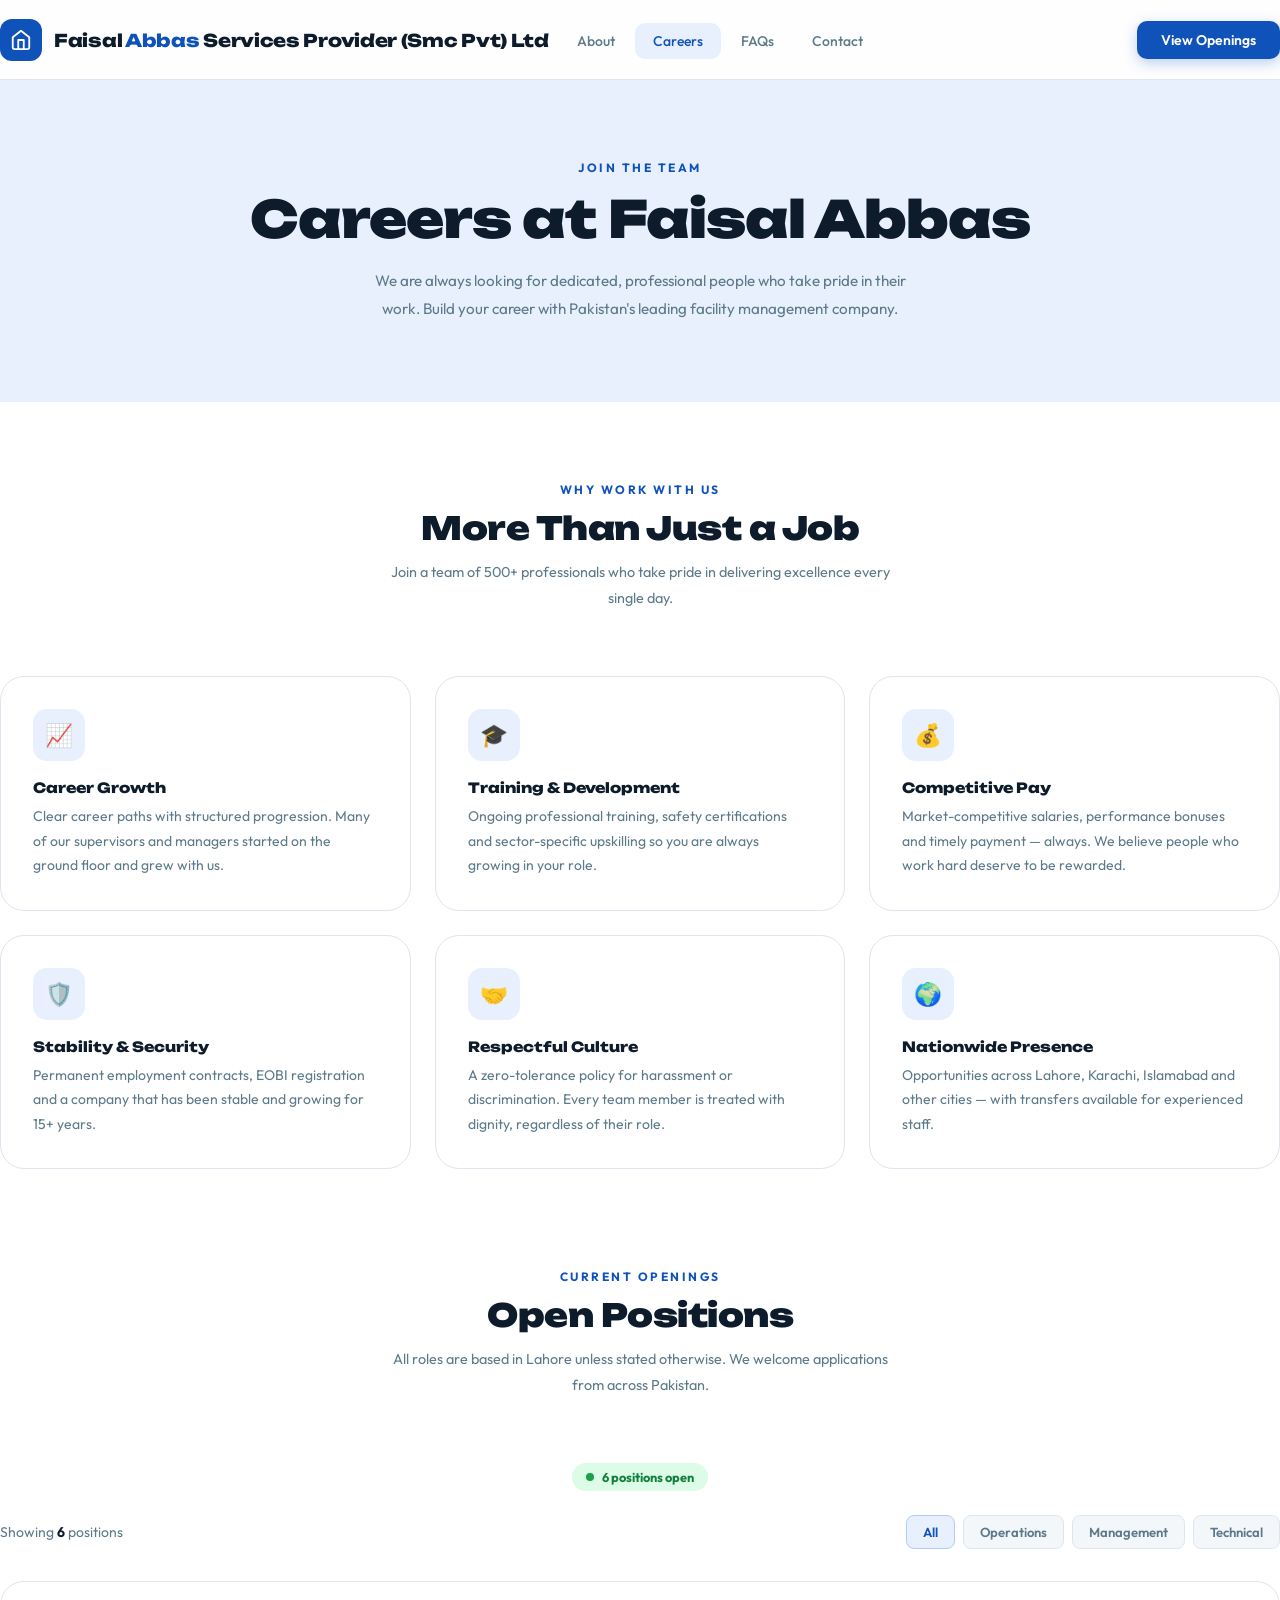
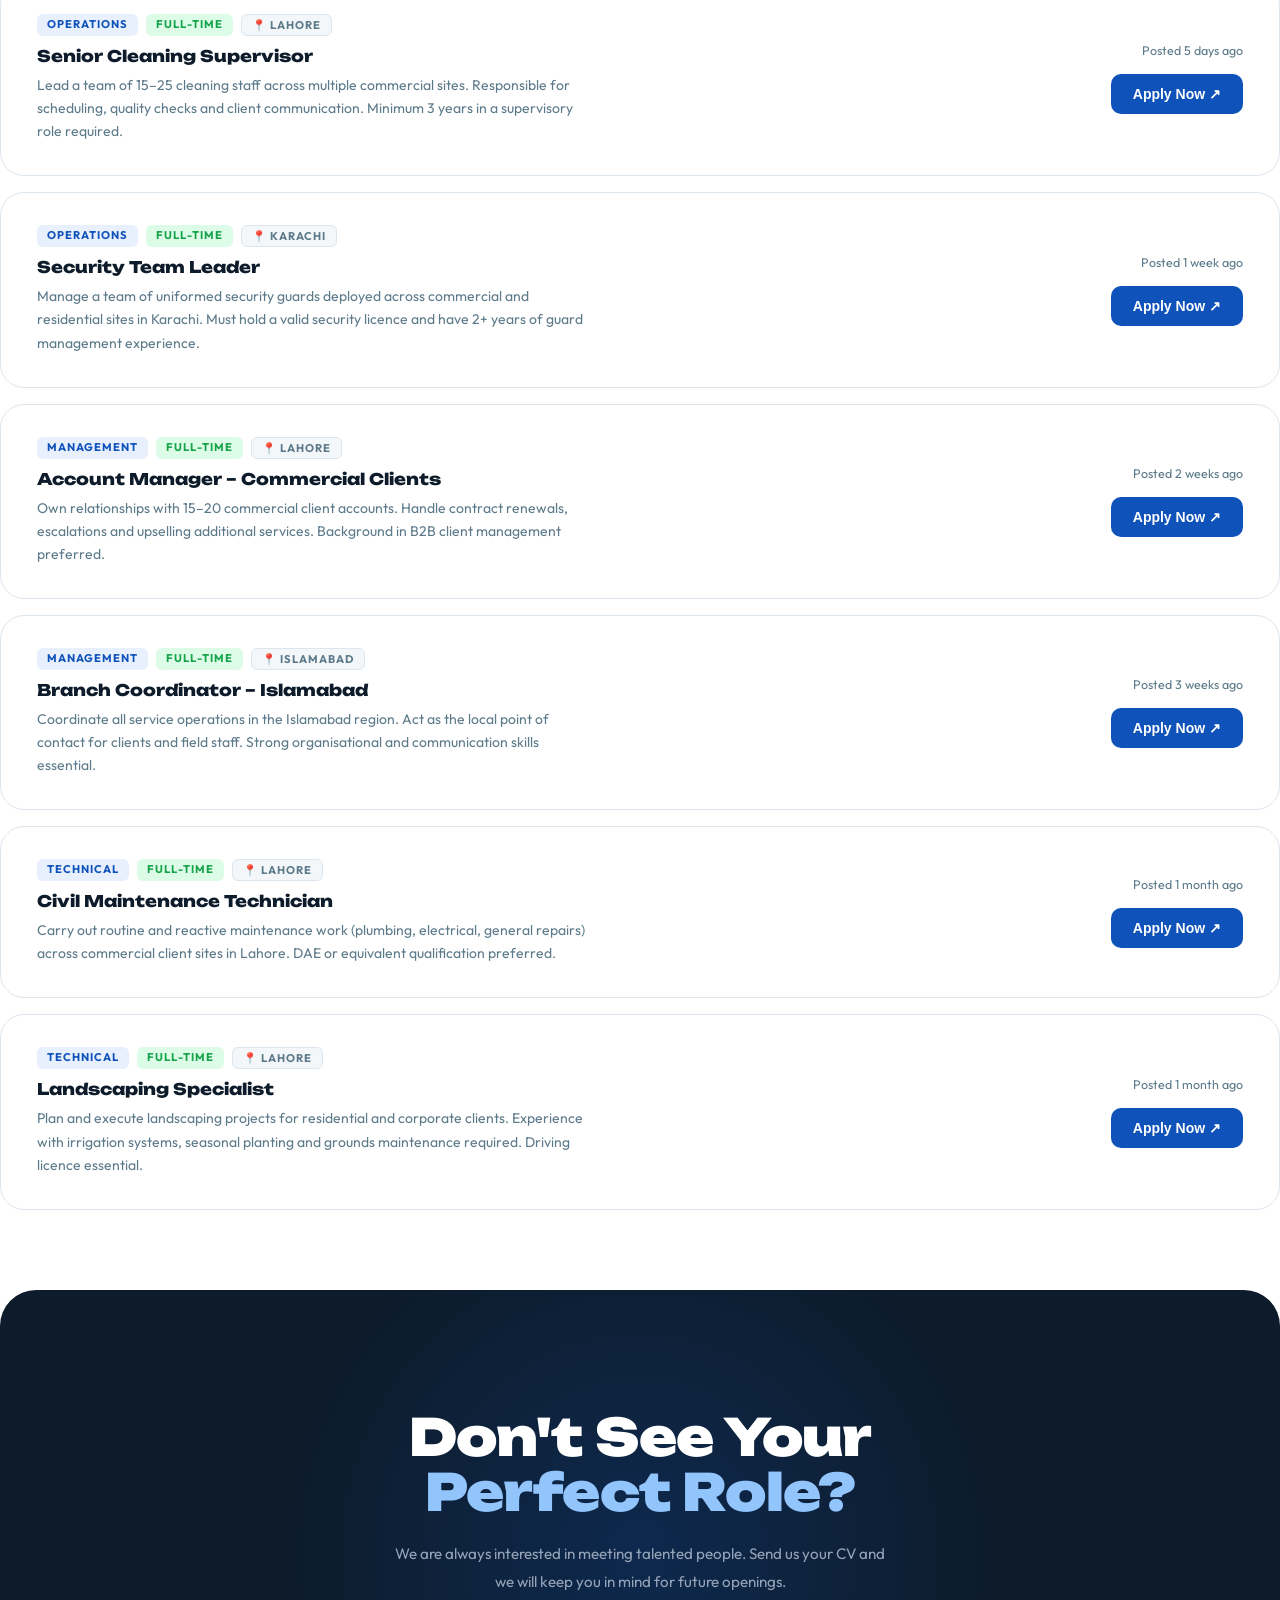
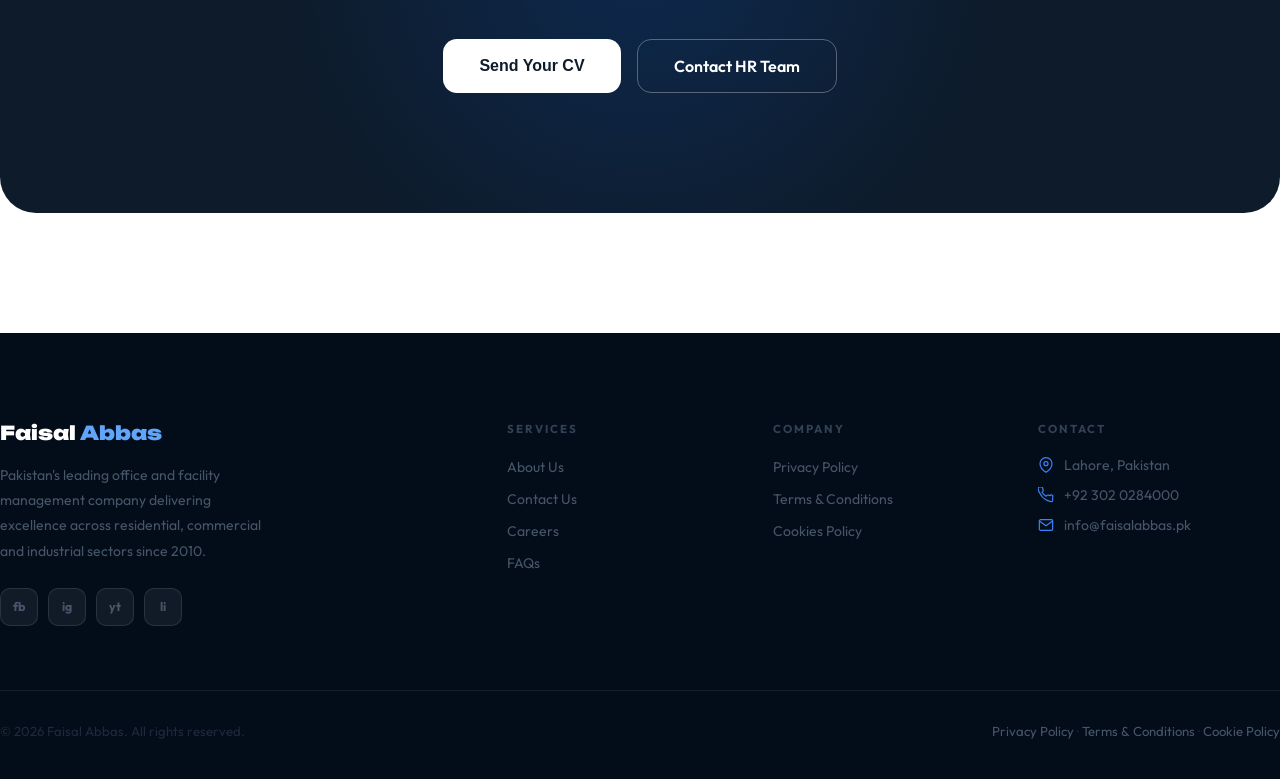
<file: careers.html>
<!doctype html>
<html lang="en">
  <head>
    <meta charset="UTF-8" />
    <meta name="viewport" content="width=device-width, initial-scale=1.0" />
    <title>Careers – Faisal Abbas</title>
    <link rel="preconnect" href="https://fonts.googleapis.com" />
    <link
      href="https://fonts.googleapis.com/css2?family=Unbounded:wght@700;800;900&family=Outfit:wght@300;400;500;600&display=swap"
      rel="stylesheet"
    />
    <link rel="stylesheet" href="./assets/css/style.css" />
  </head>
  <body>
    <!-- Application Modal -->
    <div class="modal-backdrop" id="applyModal">
      <div class="modal">
        <button class="modal-close" onclick="closeModal()">✕</button>
        <div id="applyForm">
          <div class="modal-role" id="modalRole">Position</div>
          <h2 id="modalTitle">Apply for this Role</h2>
          <div class="form-group">
            <label for="aName">Full Name *</label>
            <input
              type="text"
              id="aName"
              placeholder="Your full name"
              required
            />
          </div>
          <div class="form-row">
            <div class="form-group">
              <label for="aEmail">Email *</label>
              <input
                type="email"
                id="aEmail"
                placeholder="you@email.com"
                required
              />
            </div>
            <div class="form-group">
              <label for="aPhone">Phone *</label>
              <input
                type="tel"
                id="aPhone"
                placeholder="+92 3XX XXXXXXX"
                required
              />
            </div>
          </div>
          <div class="form-group">
            <label for="aCity">City *</label>
            <input
              type="text"
              id="aCity"
              placeholder="Your current city"
              required
            />
          </div>
          <div class="form-group">
            <label for="aExp">Years of Relevant Experience *</label>
            <select id="aExp" required>
              <option value="" disabled selected>Select...</option>
              <option>0–1 years (Fresh)</option>
              <option>1–3 years</option>
              <option>3–5 years</option>
              <option>5–10 years</option>
              <option>10+ years</option>
            </select>
          </div>
          <div class="form-group">
            <label for="aCover">Why do you want to join Faisal Abbas? *</label>
            <textarea
              id="aCover"
              placeholder="Tell us a little about yourself and why you're interested in this role..."
              required
              style="min-height: 100px"
            ></textarea>
          </div>
          <button class="btn-submit" onclick="submitApplication()">
            Submit Application
            <svg viewBox="0 0 24 24">
              <line x1="5" y1="12" x2="19" y2="12" />
              <polyline points="12 5 19 12 12 19" />
            </svg>
          </button>
        </div>
        <div class="modal-success" id="applySuccess">
          <div class="success-icon">🎉</div>
          <h3>Application Received!</h3>
          <p>
            Thank you for applying. Our HR team will review your application and
            reach out within 5–7 working days if your profile matches our
            requirements.
          </p>
        </div>
      </div>
    </div>

    <!-- NAVBAR -->
    <nav class="nav" id="navbar">
      <div class="wrap nav-inner">
        <div class="nav-left">
          <a href="index.html" class="logo">
            <div class="logo-badge">
              <svg viewBox="0 0 24 24">
                <path d="M3 9l9-7 9 7v11a2 2 0 01-2 2H5a2 2 0 01-2-2z" />
                <polyline points="9 22 9 12 15 12 15 22" />
              </svg>
            </div>
            <span class="logo-name">Faisal <span>Abbas</span> Services Provider (Smc Pvt) Ltd</span>
          </a>
          <ul class="nav-links">
            <li><a href="about.html">About</a></li>
            <li><a href="./careers.html" class="active">Careers</a></li>
            <li><a href="faq.html">FAQs</a></li>
            <li><a href="contact.html">Contact</a></li>
          </ul>
        </div>
        <div class="nav-right">
          <a href="#openings" class="btn-nav">View Openings</a>
          <button class="hamburger" id="ham" aria-label="Menu">
            <span></span><span></span><span></span>
          </button>
        </div>
      </div>
    </nav>
    <div class="mob-nav" id="mobNav">
      <a href="about.html">About Us</a>
      <a href="careers.html">Careers</a>
      <a href="faq.html">FAQs</a>
      <a href="contact.html">Contact</a>
      <a href="#openings" class="mob-cta">View Openings →</a>
    </div>

    <!-- PAGE HERO -->
    <section class="page-hero">
      <span class="page-hero-eyebrow">Join the Team</span>
      <h1>Careers at Faisal Abbas</h1>
      <p>
        We are always looking for dedicated, professional people who take pride
        in their work. Build your career with Pakistan's leading facility
        management company.
      </p>
    </section>

    <!-- MAIN -->
    <section class="careers-section">
      <div class="wrap">
        <!-- Why Join Us -->
        <div class="sec-head-center r">
          <span class="sec-eyebrow">Why Work With Us</span>
          <h2 class="sec-title">More Than Just a Job</h2>
          <p class="sec-desc">
            Join a team of 500+ professionals who take pride in delivering
            excellence every single day.
          </p>
        </div>

        <div class="perks-grid" style="margin-top: 48px">
          <div class="perk-card r">
            <div class="perk-icon">📈</div>
            <h3>Career Growth</h3>
            <p>
              Clear career paths with structured progression. Many of our
              supervisors and managers started on the ground floor and grew with
              us.
            </p>
          </div>
          <div class="perk-card r d1">
            <div class="perk-icon">🎓</div>
            <h3>Training & Development</h3>
            <p>
              Ongoing professional training, safety certifications and
              sector-specific upskilling so you are always growing in your role.
            </p>
          </div>
          <div class="perk-card r d2">
            <div class="perk-icon">💰</div>
            <h3>Competitive Pay</h3>
            <p>
              Market-competitive salaries, performance bonuses and timely
              payment — always. We believe people who work hard deserve to be
              rewarded.
            </p>
          </div>
          <div class="perk-card r">
            <div class="perk-icon">🛡️</div>
            <h3>Stability & Security</h3>
            <p>
              Permanent employment contracts, EOBI registration and a company
              that has been stable and growing for 15+ years.
            </p>
          </div>
          <div class="perk-card r d1">
            <div class="perk-icon">🤝</div>
            <h3>Respectful Culture</h3>
            <p>
              A zero-tolerance policy for harassment or discrimination. Every
              team member is treated with dignity, regardless of their role.
            </p>
          </div>
          <div class="perk-card r d2">
            <div class="perk-icon">🌍</div>
            <h3>Nationwide Presence</h3>
            <p>
              Opportunities across Lahore, Karachi, Islamabad and other cities —
              with transfers available for experienced staff.
            </p>
          </div>
        </div>

        <!-- Job Listings -->
        <div id="openings" style="margin-top: 100px">
          <div class="sec-head-center r">
            <span class="sec-eyebrow">Current Openings</span>
            <h2 class="sec-title">Open Positions</h2>
            <p class="sec-desc">
              All roles are based in Lahore unless stated otherwise. We welcome
              applications from across Pakistan.
            </p>
          </div>

          <div
            class="openings-badge r"
            style="margin: 32px auto 0; width: fit-content; display: flex"
          >
            6 positions open
          </div>

          <div class="jobs-header r" style="margin-top: 24px">
            <div class="jobs-count">
              Showing <span id="jobCount">6</span> positions
            </div>
            <div class="jobs-filter">
              <button
                class="filter-btn active"
                onclick="filterJobs('all', this)"
              >
                All
              </button>
              <button
                class="filter-btn"
                onclick="filterJobs('operations', this)"
              >
                Operations
              </button>
              <button
                class="filter-btn"
                onclick="filterJobs('management', this)"
              >
                Management
              </button>
              <button
                class="filter-btn"
                onclick="filterJobs('technical', this)"
              >
                Technical
              </button>
            </div>
          </div>

          <div id="jobList">
            <div class="job-card r" data-dept="operations">
              <div class="job-left">
                <div class="job-tags">
                  <span class="job-tag tag-dept">Operations</span>
                  <span class="job-tag tag-type">Full-Time</span>
                  <span class="job-tag tag-city">📍 Lahore</span>
                </div>
                <h3>Senior Cleaning Supervisor</h3>
                <p>
                  Lead a team of 15–25 cleaning staff across multiple commercial
                  sites. Responsible for scheduling, quality checks and client
                  communication. Minimum 3 years in a supervisory role required.
                </p>
              </div>
              <div class="job-right">
                <div class="job-posted">Posted 5 days ago</div>
                <button
                  class="btn-apply"
                  onclick="
                    openModal('Operations', 'Senior Cleaning Supervisor')
                  "
                >
                  Apply Now ↗
                </button>
              </div>
            </div>

            <div class="job-card r" data-dept="operations">
              <div class="job-left">
                <div class="job-tags">
                  <span class="job-tag tag-dept">Operations</span>
                  <span class="job-tag tag-type">Full-Time</span>
                  <span class="job-tag tag-city">📍 Karachi</span>
                </div>
                <h3>Security Team Leader</h3>
                <p>
                  Manage a team of uniformed security guards deployed across
                  commercial and residential sites in Karachi. Must hold a valid
                  security licence and have 2+ years of guard management
                  experience.
                </p>
              </div>
              <div class="job-right">
                <div class="job-posted">Posted 1 week ago</div>
                <button
                  class="btn-apply"
                  onclick="openModal('Operations', 'Security Team Leader')"
                >
                  Apply Now ↗
                </button>
              </div>
            </div>

            <div class="job-card r" data-dept="management">
              <div class="job-left">
                <div class="job-tags">
                  <span class="job-tag tag-dept">Management</span>
                  <span class="job-tag tag-type">Full-Time</span>
                  <span class="job-tag tag-city">📍 Lahore</span>
                </div>
                <h3>Account Manager – Commercial Clients</h3>
                <p>
                  Own relationships with 15–20 commercial client accounts.
                  Handle contract renewals, escalations and upselling additional
                  services. Background in B2B client management preferred.
                </p>
              </div>
              <div class="job-right">
                <div class="job-posted">Posted 2 weeks ago</div>
                <button
                  class="btn-apply"
                  onclick="
                    openModal(
                      'Management',
                      'Account Manager – Commercial Clients',
                    )
                  "
                >
                  Apply Now ↗
                </button>
              </div>
            </div>

            <div class="job-card r" data-dept="management">
              <div class="job-left">
                <div class="job-tags">
                  <span class="job-tag tag-dept">Management</span>
                  <span class="job-tag tag-type">Full-Time</span>
                  <span class="job-tag tag-city">📍 Islamabad</span>
                </div>
                <h3>Branch Coordinator – Islamabad</h3>
                <p>
                  Coordinate all service operations in the Islamabad region. Act
                  as the local point of contact for clients and field staff.
                  Strong organisational and communication skills essential.
                </p>
              </div>
              <div class="job-right">
                <div class="job-posted">Posted 3 weeks ago</div>
                <button
                  class="btn-apply"
                  onclick="
                    openModal('Management', 'Branch Coordinator – Islamabad')
                  "
                >
                  Apply Now ↗
                </button>
              </div>
            </div>

            <div class="job-card r" data-dept="technical">
              <div class="job-left">
                <div class="job-tags">
                  <span class="job-tag tag-dept">Technical</span>
                  <span class="job-tag tag-type">Full-Time</span>
                  <span class="job-tag tag-city">📍 Lahore</span>
                </div>
                <h3>Civil Maintenance Technician</h3>
                <p>
                  Carry out routine and reactive maintenance work (plumbing,
                  electrical, general repairs) across commercial client sites in
                  Lahore. DAE or equivalent qualification preferred.
                </p>
              </div>
              <div class="job-right">
                <div class="job-posted">Posted 1 month ago</div>
                <button
                  class="btn-apply"
                  onclick="
                    openModal('Technical', 'Civil Maintenance Technician')
                  "
                >
                  Apply Now ↗
                </button>
              </div>
            </div>

            <div class="job-card r" data-dept="technical">
              <div class="job-left">
                <div class="job-tags">
                  <span class="job-tag tag-dept">Technical</span>
                  <span class="job-tag tag-type">Full-Time</span>
                  <span class="job-tag tag-city">📍 Lahore</span>
                </div>
                <h3>Landscaping Specialist</h3>
                <p>
                  Plan and execute landscaping projects for residential and
                  corporate clients. Experience with irrigation systems,
                  seasonal planting and grounds maintenance required. Driving
                  licence essential.
                </p>
              </div>
              <div class="job-right">
                <div class="job-posted">Posted 1 month ago</div>
                <button
                  class="btn-apply"
                  onclick="openModal('Technical', 'Landscaping Specialist')"
                >
                  Apply Now ↗
                </button>
              </div>
            </div>
          </div>

          <div class="jobs-none" id="jobsNone">
            <p style="font-size: 2rem">🔍</p>
            <p>No positions found in this category right now.</p>
          </div>
        </div>

        <!-- General application -->
        <div
          class="cta-section"
          style="
            margin-top: 80px;
            border-radius: var(--radius-xl);
            overflow: hidden;
          "
        >
          <div class="wrap">
            <div class="cta-inner">
              <h2>Don't See Your<br /><em>Perfect Role?</em></h2>
              <p>
                We are always interested in meeting talented people. Send us
                your CV and we will keep you in mind for future openings.
              </p>
              <div class="cta-buttons">
                <button
                  class="btn-cta-white"
                  onclick="openModal('General', 'General Application')"
                >
                  Send Your CV
                </button>
                <a href="contact.html" class="btn-cta-outline"
                  >Contact HR Team</a
                >
              </div>
            </div>
          </div>
        </div>
      </div>
    </section>

    <!-- FOOTER -->
    <footer class="footer">
      <div class="wrap">
        <div class="footer-grid">
          <div class="footer-brand">
            <div class="footer-logo">Faisal <em>Abbas</em></div>
            <p>
              Pakistan's leading office and facility management company
              delivering excellence across residential, commercial and
              industrial sectors since 2010.
            </p>
            <div class="footer-socials">
              <a href="#" class="f-soc">fb</a><a href="#" class="f-soc">ig</a
              ><a href="#" class="f-soc">yt</a><a href="#" class="f-soc">li</a>
            </div>
          </div>
          <div class="f-col">
            <h5>Services</h5>
            <ul>
              <li><a href="about.html">About Us</a></li>
              <li><a href="contact.html">Contact Us</a></li>
              <li><a href="careers.html">Careers</a></li>
              <li><a href="faq.html">FAQs</a></li>
            </ul>
          </div>
          <div class="f-col">
            <h5>Company</h5>
            <ul>
              <li><a href="privacy.html">Privacy Policy</a></li>
              <li><a href="terms.html">Terms &amp; Conditions</a></li>
              <li><a href="cookie-policy.html">Cookies Policy</a></li>
            </ul>
          </div>
          <div class="f-col">
            <h5>Contact</h5>
            <div class="footer-contact-item">
              <svg viewBox="0 0 24 24">
                <path d="M21 10c0 7-9 13-9 13s-9-6-9-13a9 9 0 0118 0z" />
                <circle cx="12" cy="10" r="3" />
              </svg>
              <span>Lahore, Pakistan</span>
            </div>
            <div class="footer-contact-item">
              <svg viewBox="0 0 24 24">
                <path
                  d="M22 16.92v3a2 2 0 01-2.18 2 19.79 19.79 0 01-8.63-3.07A19.5 19.5 0 013.07 9.81 19.79 19.79 0 01.01 1.18 2 2 0 012 0h3a2 2 0 012 1.72c.127.96.361 1.903.7 2.81a2 2 0 01-.45 2.11L6.09 7.91a16 16 0 006 6l1.27-1.27a2 2 0 012.11-.45c.907.339 1.85.573 2.81.7A2 2 0 0122 14.92v2z"
                />
              </svg>
              <a href="tel:+923278142883">+92 302 0284000</a>
            </div>
            <div class="footer-contact-item">
              <svg viewBox="0 0 24 24">
                <path
                  d="M4 4h16c1.1 0 2 .9 2 2v12c0 1.1-.9 2-2 2H4c-1.1 0-2-.9-2-2V6c0-1.1.9-2 2-2z"
                />
                <polyline points="22,6 12,13 2,6" />
              </svg>
              <a href="mailto:info@faisalabbas.pk">info@faisalabbas.pk</a>
            </div>
          </div>
        </div>
        <div class="footer-bottom">
          <p>© 2026 Faisal Abbas. All rights reserved.</p>
          <p>
            <a href="privacy.html">Privacy Policy</a> ·
            <a href="terms.html">Terms &amp; Conditions</a> ·
            <a href="cookie-policy.html">Cookie Policy</a>
          </p>
        </div>
      </div>
    </footer>

    <script src="./assets/js/main.js"></script>
  </body>
</html>
</file>
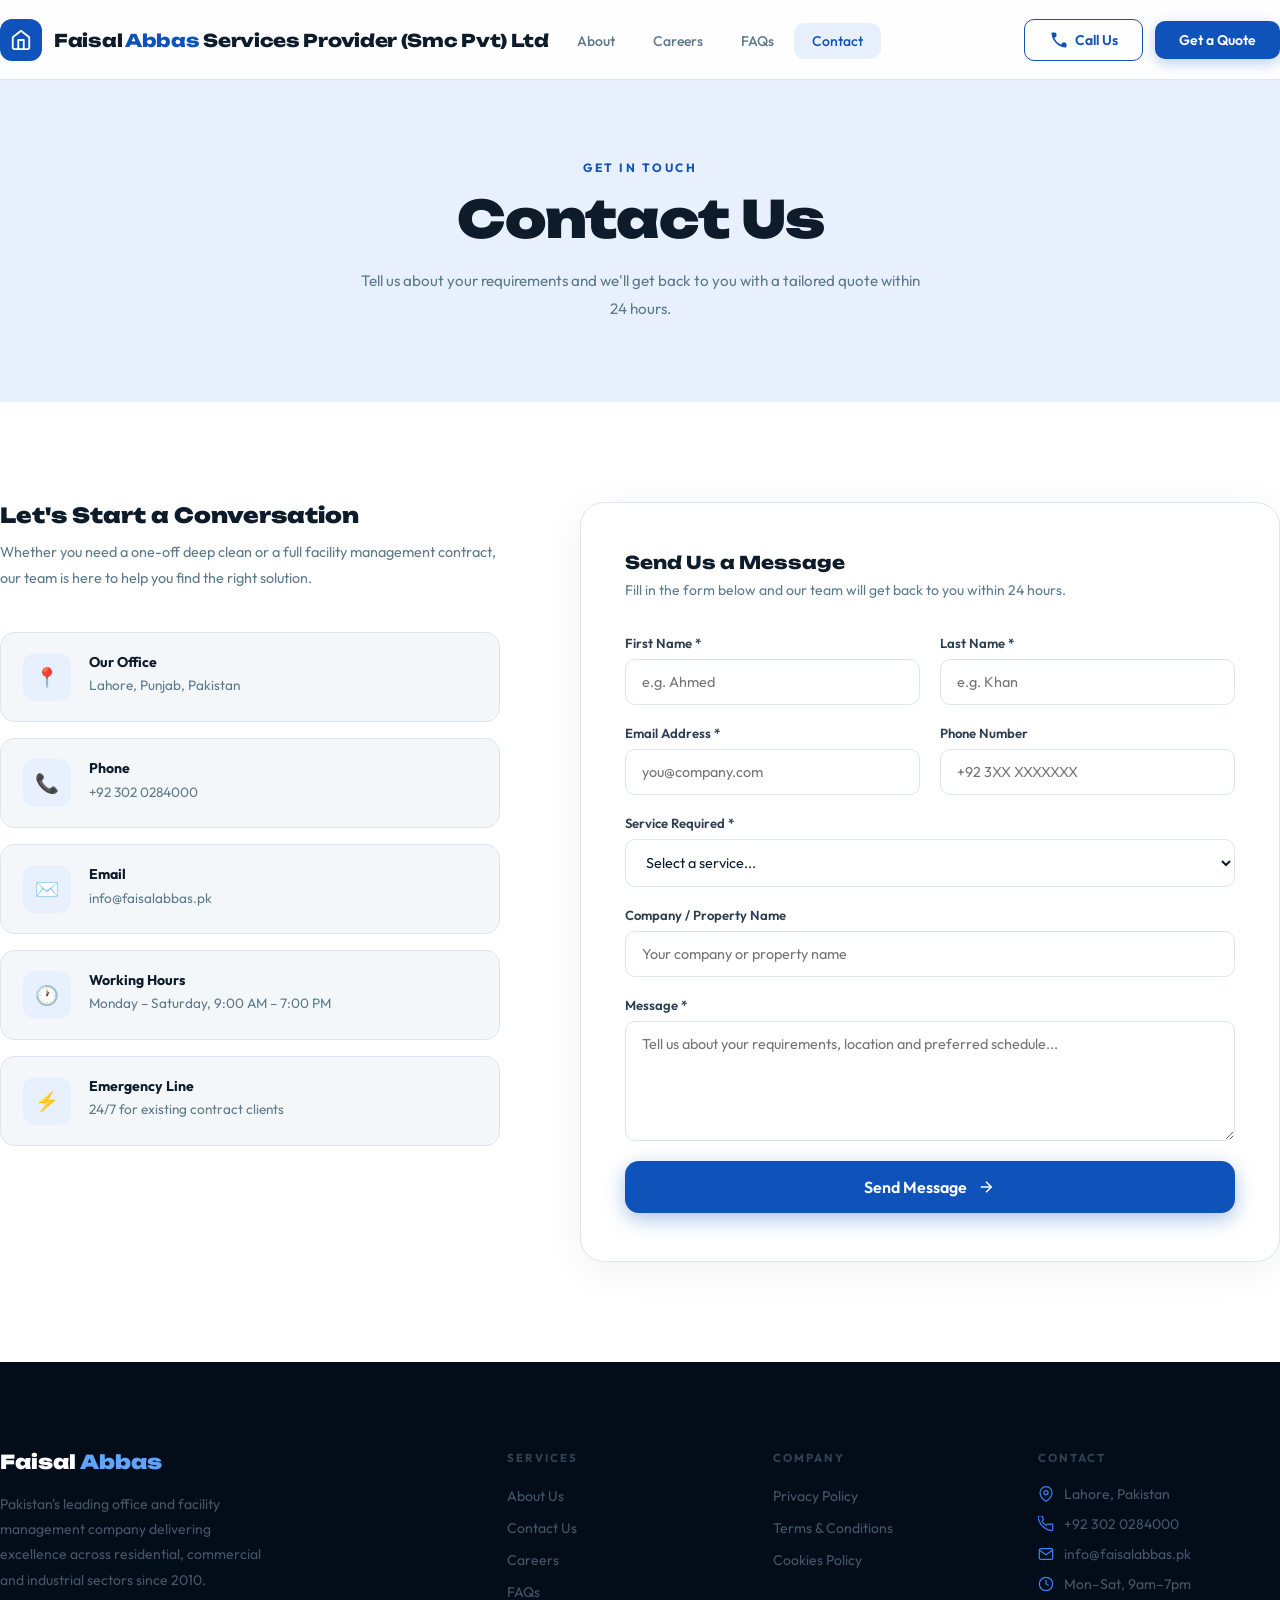
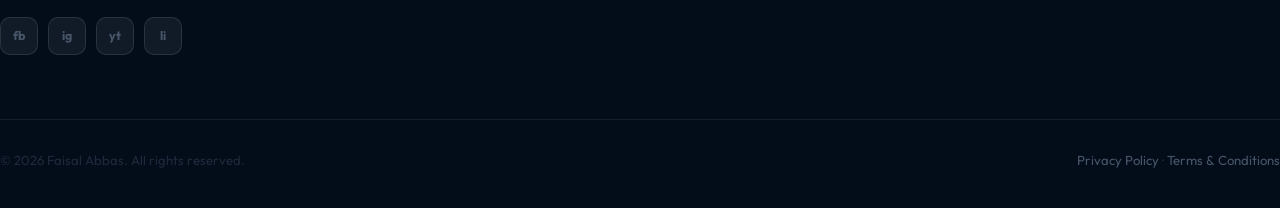
<file: contact.html>
<!doctype html>
<html lang="en">
  <head>
    <meta charset="UTF-8" />
    <meta name="viewport" content="width=device-width, initial-scale=1.0" />
    <title>Contact Us – Faisal Abbas</title>
    <link rel="preconnect" href="https://fonts.googleapis.com" />
    <link
      href="https://fonts.googleapis.com/css2?family=Unbounded:wght@700;800;900&family=Outfit:wght@300;400;500;600&display=swap"
      rel="stylesheet"
    />
    <link rel="stylesheet" href="./assets/css/style.css" />
  </head>
  <body>
    <!-- NAVBAR -->
    <nav class="nav" id="navbar">
      <div class="wrap nav-inner">
        <div class="nav-left">
          <a href="index.html" class="logo">
            <div class="logo-badge">
              <svg viewBox="0 0 24 24">
                <path d="M3 9l9-7 9 7v11a2 2 0 01-2 2H5a2 2 0 01-2-2z" />
                <polyline points="9 22 9 12 15 12 15 22" />
              </svg>
            </div>
            <span class="logo-name">Faisal <span>Abbas</span> Services Provider (Smc Pvt) Ltd</span>
          </a>
          <ul class="nav-links">
            <li><a href="about.html">About</a></li>
            <li><a href="./careers.html">Careers</a></li>
            <li><a href="faq.html">FAQs</a></li>
            <li><a href="contact.html" class="active">Contact</a></li>
          </ul>
        </div>
        <div class="nav-right">
          <a href="tel:+923278142883" class="btn-nav-outline">
            <svg
              xmlns="http://www.w3.org/2000/svg"
              width="20"
              height="20"
              viewBox="0 0 24 24"
            >
              <path
                fill="currentColor"
                fill-rule="evenodd"
                d="M4.024 9L4 8.931C3.46 7.384 3 5.27 3 4c0-.55.45-1 1-1h3a2 2 0 0 1 2 2v2a2 2 0 0 1-2 2h-.837A16.05 16.05 0 0 0 15 17.837V17a2 2 0 0 1 2-2h2a2 2 0 0 1 2 2v3c0 .45-.55 1-1 1c-1.725 0-3.44-.456-5-1c-5.114-1.832-9.168-5.886-10.976-11"
              />
            </svg>

            Call Us</a
          >
          <a href="#form" class="btn-nav">Get a Quote</a>
          <button class="hamburger" id="ham" aria-label="Menu">
            <span></span><span></span><span></span>
          </button>
        </div>
      </div>
    </nav>
    <div class="mob-nav" id="mobNav">
      <a href="about.html">About Us</a>
      <a href="careers.html">Careers</a>
      <a href="faq.html">FAQs</a>
      <a href="contact.html">Contact</a>
      <a href="#form" class="mob-cta">Get a Free Quote →</a>
    </div>

    <!-- PAGE HERO -->
    <section class="page-hero">
      <span class="page-hero-eyebrow">Get In Touch</span>
      <h1>Contact Us</h1>
      <p>
        Tell us about your requirements and we'll get back to you with a
        tailored quote within 24 hours.
      </p>
    </section>

    <!-- CONTACT SECTION -->
    <section class="contact-section" id="form">
      <div class="wrap">
        <div class="contact-grid">
          <!-- LEFT: info -->
          <div>
            <h3 class="contact-info-title">Let's Start a Conversation</h3>
            <p class="contact-info-desc">
              Whether you need a one-off deep clean or a full facility
              management contract, our team is here to help you find the right
              solution.
            </p>

            <div class="contact-cards">
              <div class="contact-card">
                <div class="contact-card-icon">📍</div>
                <div>
                  <h4>Our Office</h4>
                  <p>Lahore, Punjab, Pakistan</p>
                </div>
              </div>
              <div class="contact-card">
                <div class="contact-card-icon">📞</div>
                <div>
                  <h4>Phone</h4>
                  <a href="tel:+923278142883">+92 302 0284000</a>
                </div>
              </div>
              <div class="contact-card">
                <div class="contact-card-icon">✉️</div>
                <div>
                  <h4>Email</h4>
                  <a href="mailto:info@faisalabbas.pk">info@faisalabbas.pk</a>
                </div>
              </div>
              <div class="contact-card">
                <div class="contact-card-icon">🕐</div>
                <div>
                  <h4>Working Hours</h4>
                  <p>Monday – Saturday, 9:00 AM – 7:00 PM</p>
                </div>
              </div>
              <div class="contact-card">
                <div class="contact-card-icon">⚡</div>
                <div>
                  <h4>Emergency Line</h4>
                  <p>24/7 for existing contract clients</p>
                </div>
              </div>
            </div>
          </div>

          <!-- RIGHT: form -->
          <div class="contact-form-wrap">
            <div id="formBody">
              <div class="form-title">Send Us a Message</div>
              <p class="form-subtitle">
                Fill in the form below and our team will get back to you within
                24 hours.
              </p>

              <div class="form-row">
                <div class="form-group">
                  <label for="firstName">First Name *</label>
                  <input
                    type="text"
                    id="firstName"
                    placeholder="e.g. Ahmed"
                    required
                  />
                </div>
                <div class="form-group">
                  <label for="lastName">Last Name *</label>
                  <input
                    type="text"
                    id="lastName"
                    placeholder="e.g. Khan"
                    required
                  />
                </div>
              </div>

              <div class="form-row">
                <div class="form-group">
                  <label for="email">Email Address *</label>
                  <input
                    type="email"
                    id="email"
                    placeholder="you@company.com"
                    required
                  />
                </div>
                <div class="form-group">
                  <label for="phone">Phone Number</label>
                  <input type="tel" id="phone" placeholder="+92 3XX XXXXXXX" />
                </div>
              </div>

              <div class="form-group">
                <label for="service">Service Required *</label>
                <select id="service" required>
                  <option value="" disabled selected>
                    Select a service...
                  </option>
                  <option value="cleaning">Cleaning Services</option>
                  <option value="janitorial">Janitorial Services</option>
                  <option value="security">Security Services</option>
                  <option value="civil">Civil Works</option>
                  <option value="parking">Parking Management</option>
                  <option value="landscaping">Landscaping</option>
                  <option value="office-mgmt">Office Management</option>
                  <option value="other">Other / Multiple Services</option>
                </select>
              </div>

              <div class="form-group">
                <label for="company">Company / Property Name</label>
                <input
                  type="text"
                  id="company"
                  placeholder="Your company or property name"
                />
              </div>

              <div class="form-group">
                <label for="message">Message *</label>
                <textarea
                  id="message"
                  placeholder="Tell us about your requirements, location and preferred schedule..."
                  required
                ></textarea>
              </div>

              <button type="button" class="btn-submit" onclick="submitForm()">
                Send Message
                <svg viewBox="0 0 24 24">
                  <line x1="5" y1="12" x2="19" y2="12" />
                  <polyline points="12 5 19 12 12 19" />
                </svg>
              </button>
            </div>

            <div class="form-success" id="formSuccess">
              <div class="success-icon">✅</div>
              <div class="success-title">Message Sent!</div>
              <p class="success-msg">
                Thank you for reaching out. Our team will review your enquiry
                and get back to you within 24 hours.
              </p>
            </div>
          </div>
        </div>
      </div>
    </section>

    <!-- FOOTER -->
    <footer class="footer">
      <div class="wrap">
        <div class="footer-grid">
          <div class="footer-brand">
            <div class="footer-logo">Faisal <em>Abbas</em></div>
            <p>
              Pakistan's leading office and facility management company
              delivering excellence across residential, commercial and
              industrial sectors since 2010.
            </p>
            <div class="footer-socials">
              <a href="#" class="f-soc">fb</a><a href="#" class="f-soc">ig</a
              ><a href="#" class="f-soc">yt</a><a href="#" class="f-soc">li</a>
            </div>
          </div>
          <div class="f-col">
            <h5>Services</h5>
            <ul>
              <li><a href="about.html">About Us</a></li>
              <li><a href="contact.html">Contact Us</a></li>
              <li><a href="careers.html">Careers</a></li>
              <li><a href="faq.html">FAQs</a></li>
            </ul>
          </div>
          <div class="f-col">
            <h5>Company</h5>
            <ul>
              <li><a href="privacy.html">Privacy Policy</a></li>
              <li><a href="terms.html">Terms &amp; Conditions</a></li>
              <li><a href="cookie-policy.html">Cookies Policy</a></li>
            </ul>
          </div>
          <div class="f-col">
            <h5>Contact</h5>
            <div class="footer-contact-item">
              <svg viewBox="0 0 24 24">
                <path d="M21 10c0 7-9 13-9 13s-9-6-9-13a9 9 0 0118 0z" />
                <circle cx="12" cy="10" r="3" />
              </svg>
              <span>Lahore, Pakistan</span>
            </div>
            <div class="footer-contact-item">
              <svg viewBox="0 0 24 24">
                <path
                  d="M22 16.92v3a2 2 0 01-2.18 2 19.79 19.79 0 01-8.63-3.07A19.5 19.5 0 013.07 9.81 19.79 19.79 0 01.01 1.18 2 2 0 012 0h3a2 2 0 012 1.72c.127.96.361 1.903.7 2.81a2 2 0 01-.45 2.11L6.09 7.91a16 16 0 006 6l1.27-1.27a2 2 0 012.11-.45c.907.339 1.85.573 2.81.7A2 2 0 0122 14.92v2z"
                />
              </svg>
              <a href="tel:+923278142883">+92 302 0284000</a>
            </div>
            <div class="footer-contact-item">
              <svg viewBox="0 0 24 24">
                <path
                  d="M4 4h16c1.1 0 2 .9 2 2v12c0 1.1-.9 2-2 2H4c-1.1 0-2-.9-2-2V6c0-1.1.9-2 2-2z"
                />
                <polyline points="22,6 12,13 2,6" />
              </svg>
              <a href="mailto:info@faisalabbas.pk">info@faisalabbas.pk</a>
            </div>
            <div class="footer-contact-item">
              <svg viewBox="0 0 24 24">
                <circle cx="12" cy="12" r="10" />
                <polyline points="12 6 12 12 16 14" />
              </svg>
              <span>Mon–Sat, 9am–7pm</span>
            </div>
          </div>
        </div>
        <div class="footer-bottom">
          <p>© 2026 Faisal Abbas. All rights reserved.</p>
          <p>
            <a href="privacy.html">Privacy Policy</a> ·
            <a href="terms.html">Terms &amp; Conditions</a>
          </p>
        </div>
      </div>
    </footer>

    <script src="./assets/js/main.js"></script>
  </body>
</html>
</file>
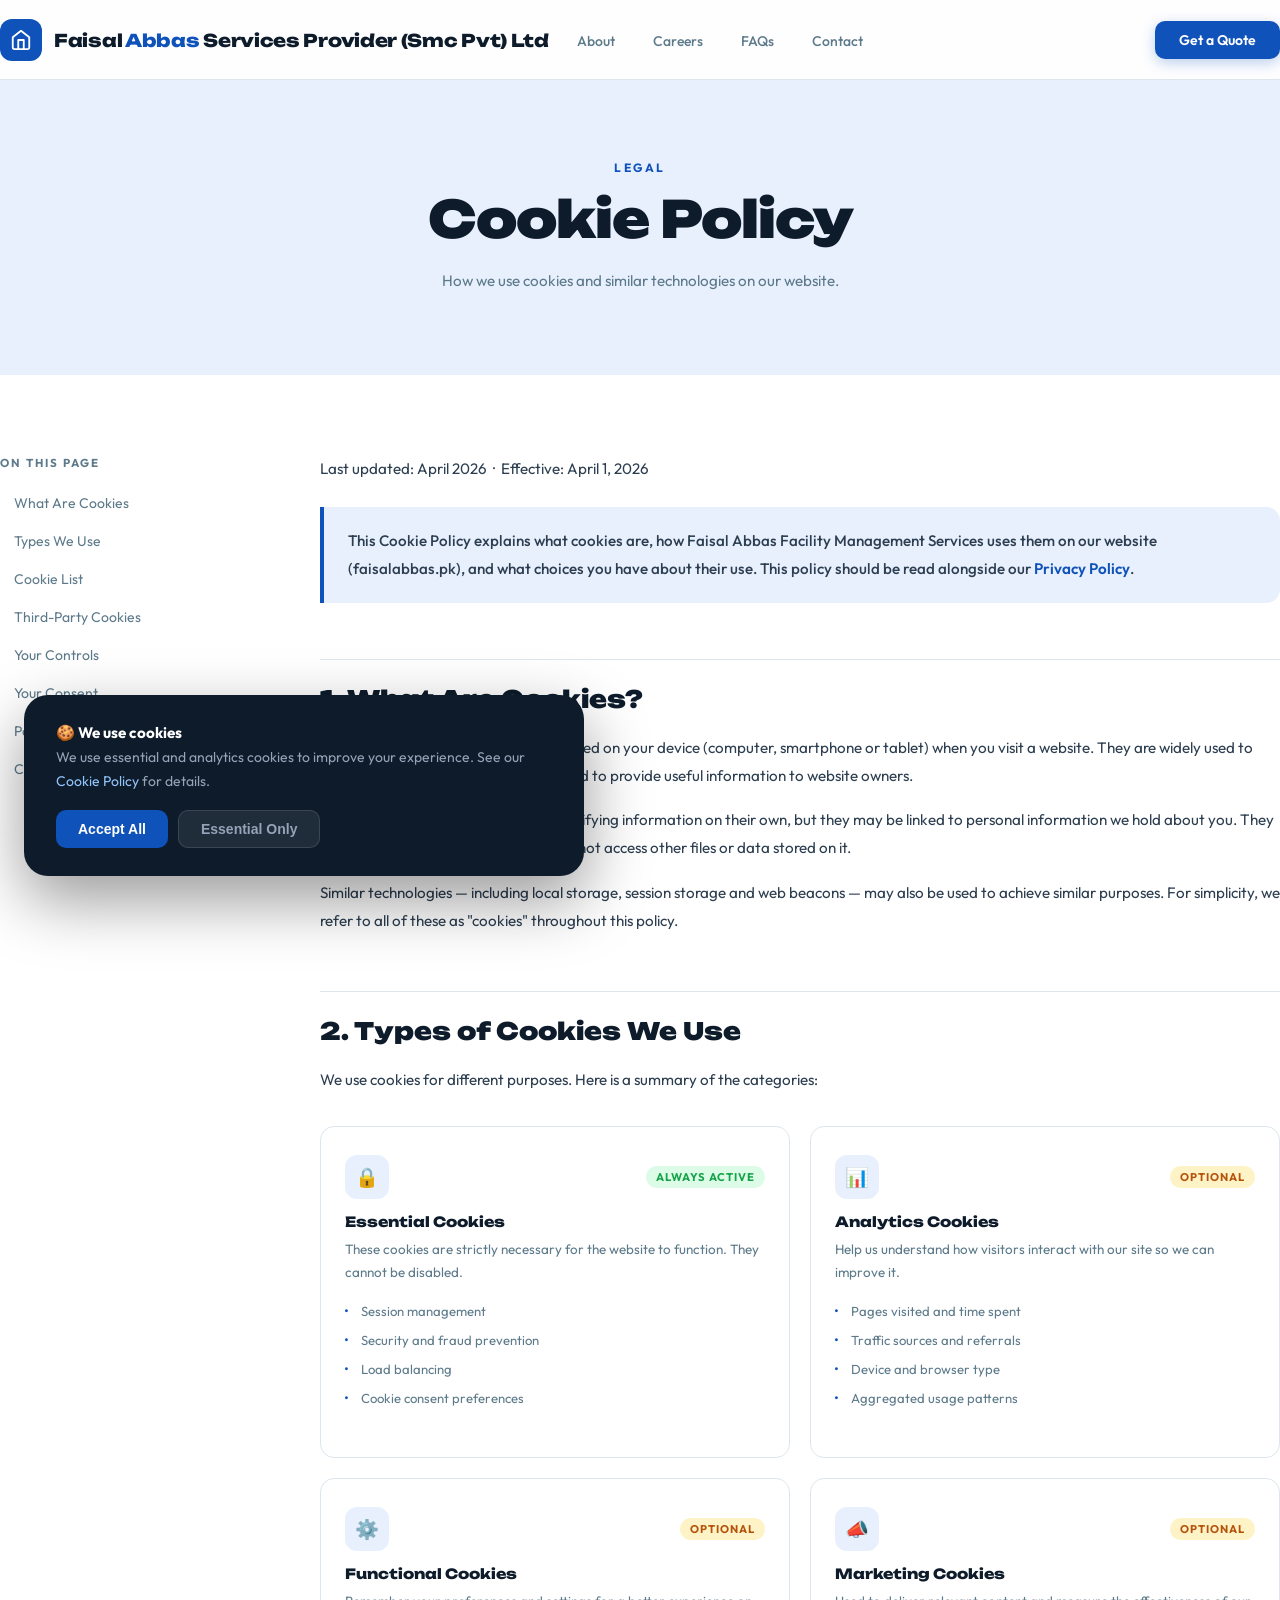
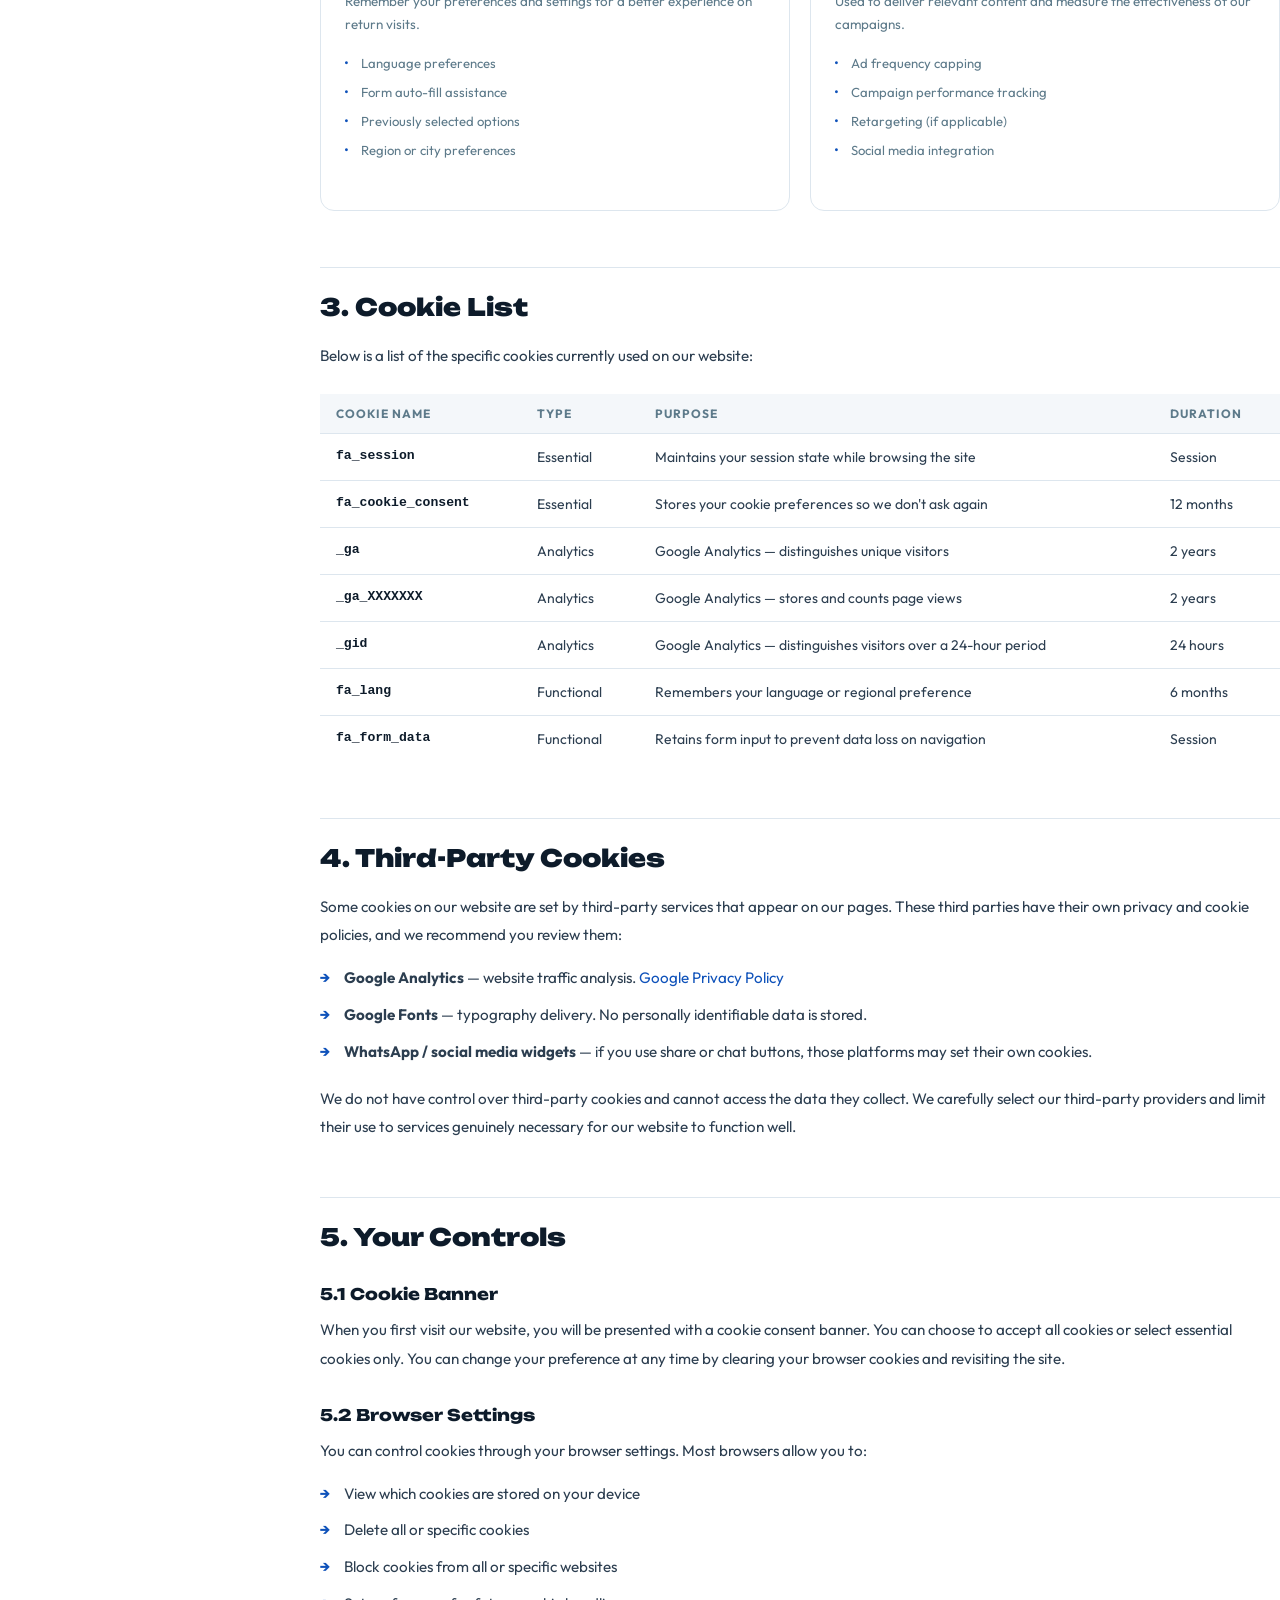
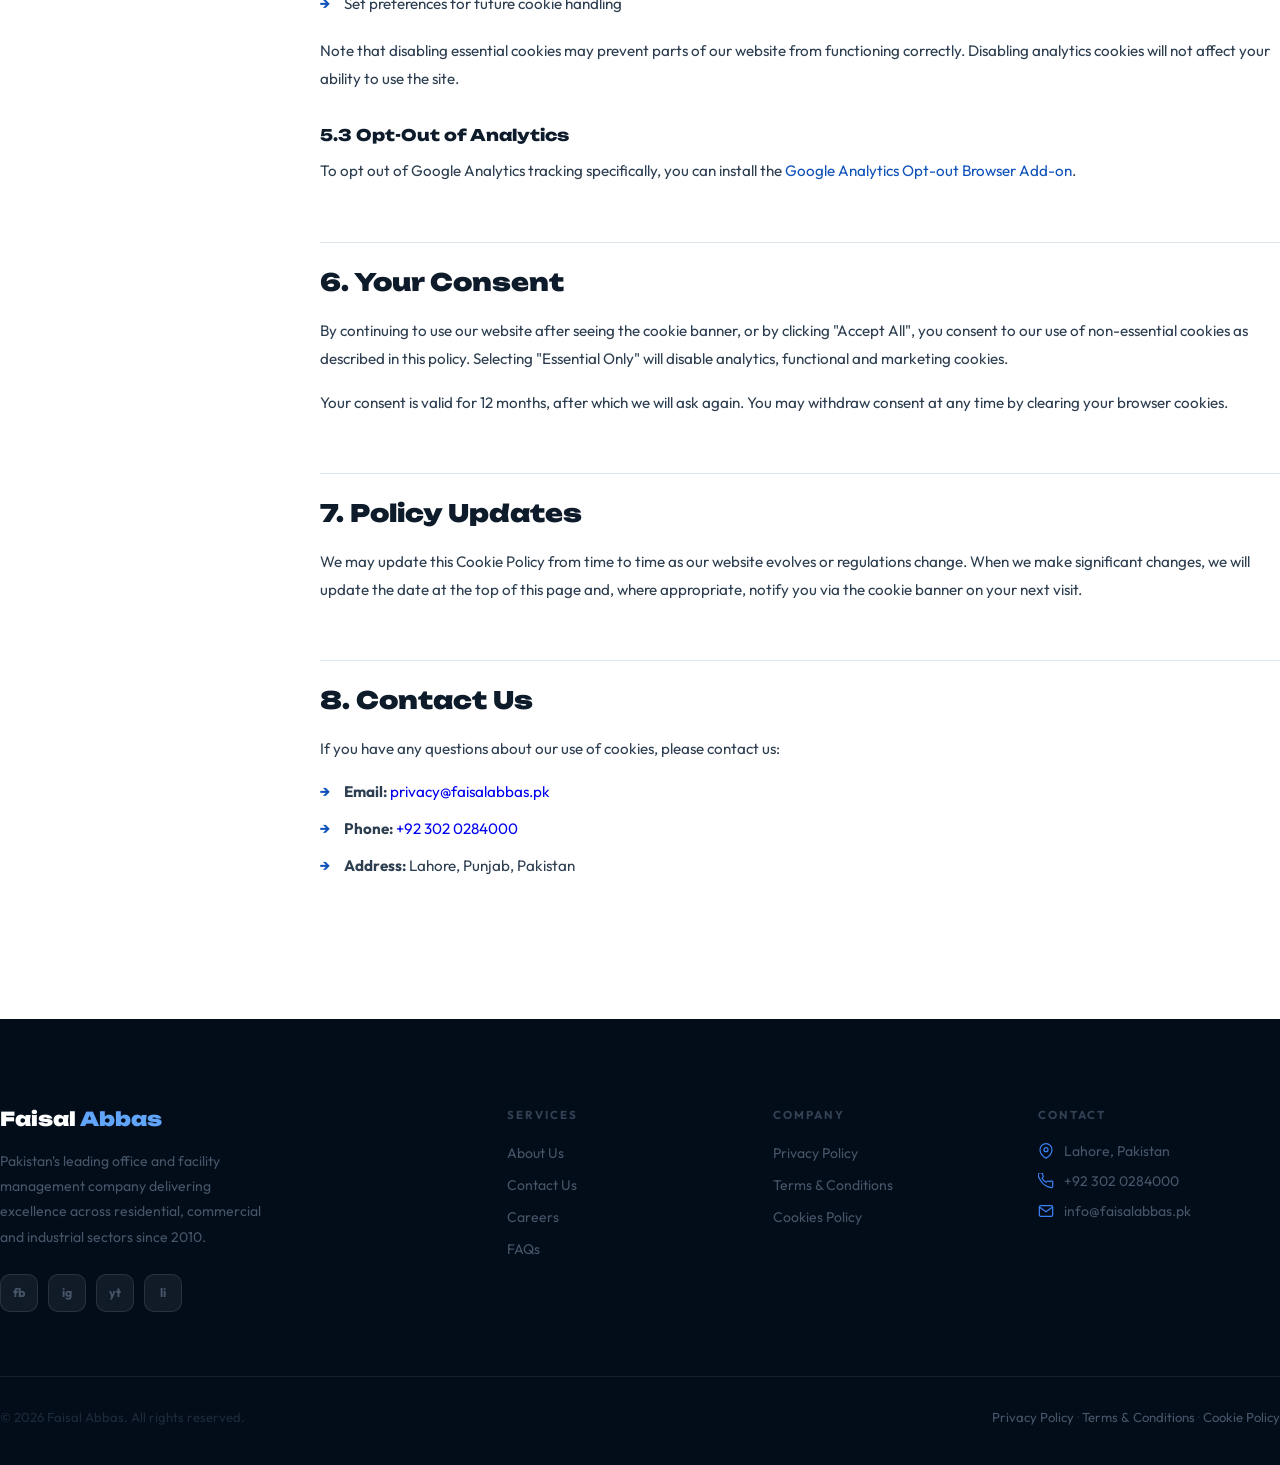
<file: cookie-policy.html>
<!doctype html>
<html lang="en">
  <head>
    <meta charset="UTF-8" />
    <meta name="viewport" content="width=device-width, initial-scale=1.0" />
    <title>Cookie Policy – Faisal Abbas</title>
    <link rel="preconnect" href="https://fonts.googleapis.com" />
    <link
      href="https://fonts.googleapis.com/css2?family=Unbounded:wght@700;800;900&family=Outfit:wght@300;400;500;600&display=swap"
      rel="stylesheet"
    />
    <link rel="stylesheet" href="./assets/css/style.css" />
  </head>
  <body>
    <!-- COOKIE BANNER (demo) -->
    <div class="cookie-banner" id="cookieBanner">
      <div>
        <strong>🍪 We use cookies</strong>
        <p>
          We use essential and analytics cookies to improve your experience. See
          our <a href="cookie-policy.html">Cookie Policy</a> for details.
        </p>
      </div>
      <div class="cookie-banner-btns">
        <button class="cb-accept" onclick="acceptCookies()">Accept All</button>
        <button class="cb-decline" onclick="declineCookies()">
          Essential Only
        </button>
      </div>
    </div>

    <!-- NAVBAR -->
    <nav class="nav" id="navbar">
      <div class="wrap nav-inner">
        <div class="nav-left">
          <a href="index.html" class="logo">
            <div class="logo-badge">
              <svg viewBox="0 0 24 24">
                <path d="M3 9l9-7 9 7v11a2 2 0 01-2 2H5a2 2 0 01-2-2z" />
                <polyline points="9 22 9 12 15 12 15 22" />
              </svg>
            </div>
            <span class="logo-name">Faisal <span>Abbas</span> Services Provider (Smc Pvt) Ltd</span>
          </a>
          <ul class="nav-links">
            <li><a href="about.html">About</a></li>
            <li><a href="./careers.html">Careers</a></li>
            <li><a href="faq.html">FAQs</a></li>
            <li><a href="contact.html">Contact</a></li>
          </ul>
        </div>
        <div class="nav-right">
          <a href="contact.html" class="btn-nav">Get a Quote</a>
          <button class="hamburger" id="ham" aria-label="Menu">
            <span></span><span></span><span></span>
          </button>
        </div>
      </div>
    </nav>
    <div class="mob-nav" id="mobNav">
      <a href="about.html">About Us</a>
      <a href="careers.html">Careers</a>
      <a href="faq.html">FAQs</a>
      <a href="contact.html">Contact</a>
      <a href="contact.html" class="mob-cta">Get a Free Quote →</a>
    </div>

    <!-- PAGE HERO -->
    <section class="page-hero">
      <span class="page-hero-eyebrow">Legal</span>
      <h1>Cookie Policy</h1>
      <p>How we use cookies and similar technologies on our website.</p>
    </section>

    <!-- LEGAL CONTENT -->
    <section class="legal-section">
      <div class="wrap">
        <div class="legal-grid">
          <!-- Sidebar -->
          <aside class="legal-nav">
            <div class="legal-nav-title">On This Page</div>
            <ul>
              <li><a href="#what">What Are Cookies</a></li>
              <li><a href="#types">Types We Use</a></li>
              <li><a href="#list">Cookie List</a></li>
              <li><a href="#third-party">Third-Party Cookies</a></li>
              <li><a href="#control">Your Controls</a></li>
              <li><a href="#consent">Your Consent</a></li>
              <li><a href="#updates">Policy Updates</a></li>
              <li><a href="#contact-us">Contact Us</a></li>
            </ul>
          </aside>

          <!-- Content -->
          <div class="legal-content">
            <p class="legal-date">
              Last updated: April 2026 &nbsp;·&nbsp; Effective: April 1, 2026
            </p>

            <div class="legal-highlight">
              <p>
                This Cookie Policy explains what cookies are, how Faisal Abbas
                Facility Management Services uses them on our website
                (faisalabbas.pk), and what choices you have about their use.
                This policy should be read alongside our
                <a
                  href="privacy.html"
                  style="color: var(--primary); font-weight: 600"
                  >Privacy Policy</a
                >.
              </p>
            </div>

            <h2 id="what">1. What Are Cookies?</h2>
            <p>
              Cookies are small text files that are placed on your device
              (computer, smartphone or tablet) when you visit a website. They
              are widely used to make websites work more efficiently and to
              provide useful information to website owners.
            </p>
            <p>
              Cookies do not contain personally identifying information on their
              own, but they may be linked to personal information we hold about
              you. They are not harmful to your device and cannot access other
              files or data stored on it.
            </p>
            <p>
              Similar technologies — including local storage, session storage
              and web beacons — may also be used to achieve similar purposes.
              For simplicity, we refer to all of these as "cookies" throughout
              this policy.
            </p>

            <h2 id="types">2. Types of Cookies We Use</h2>
            <p>
              We use cookies for different purposes. Here is a summary of the
              categories:
            </p>

            <div class="cookie-cards">
              <div class="cookie-card">
                <div class="cookie-card-top">
                  <div class="cookie-card-icon">🔒</div>
                  <span class="cookie-badge badge-required">Always Active</span>
                </div>
                <h4>Essential Cookies</h4>
                <p>
                  These cookies are strictly necessary for the website to
                  function. They cannot be disabled.
                </p>
                <ul>
                  <li>Session management</li>
                  <li>Security and fraud prevention</li>
                  <li>Load balancing</li>
                  <li>Cookie consent preferences</li>
                </ul>
              </div>

              <div class="cookie-card">
                <div class="cookie-card-top">
                  <div class="cookie-card-icon">📊</div>
                  <span class="cookie-badge badge-optional">Optional</span>
                </div>
                <h4>Analytics Cookies</h4>
                <p>
                  Help us understand how visitors interact with our site so we
                  can improve it.
                </p>
                <ul>
                  <li>Pages visited and time spent</li>
                  <li>Traffic sources and referrals</li>
                  <li>Device and browser type</li>
                  <li>Aggregated usage patterns</li>
                </ul>
              </div>

              <div class="cookie-card">
                <div class="cookie-card-top">
                  <div class="cookie-card-icon">⚙️</div>
                  <span class="cookie-badge badge-optional">Optional</span>
                </div>
                <h4>Functional Cookies</h4>
                <p>
                  Remember your preferences and settings for a better experience
                  on return visits.
                </p>
                <ul>
                  <li>Language preferences</li>
                  <li>Form auto-fill assistance</li>
                  <li>Previously selected options</li>
                  <li>Region or city preferences</li>
                </ul>
              </div>

              <div class="cookie-card">
                <div class="cookie-card-top">
                  <div class="cookie-card-icon">📣</div>
                  <span class="cookie-badge badge-optional">Optional</span>
                </div>
                <h4>Marketing Cookies</h4>
                <p>
                  Used to deliver relevant content and measure the effectiveness
                  of our campaigns.
                </p>
                <ul>
                  <li>Ad frequency capping</li>
                  <li>Campaign performance tracking</li>
                  <li>Retargeting (if applicable)</li>
                  <li>Social media integration</li>
                </ul>
              </div>
            </div>

            <h2 id="list">3. Cookie List</h2>
            <p>
              Below is a list of the specific cookies currently used on our
              website:
            </p>

            <table class="cookie-table">
              <thead>
                <tr>
                  <th>Cookie Name</th>
                  <th>Type</th>
                  <th>Purpose</th>
                  <th>Duration</th>
                </tr>
              </thead>
              <tbody>
                <tr>
                  <td>fa_session</td>
                  <td>Essential</td>
                  <td>Maintains your session state while browsing the site</td>
                  <td>Session</td>
                </tr>
                <tr>
                  <td>fa_cookie_consent</td>
                  <td>Essential</td>
                  <td>Stores your cookie preferences so we don't ask again</td>
                  <td>12 months</td>
                </tr>
                <tr>
                  <td>_ga</td>
                  <td>Analytics</td>
                  <td>Google Analytics — distinguishes unique visitors</td>
                  <td>2 years</td>
                </tr>
                <tr>
                  <td>_ga_XXXXXXX</td>
                  <td>Analytics</td>
                  <td>Google Analytics — stores and counts page views</td>
                  <td>2 years</td>
                </tr>
                <tr>
                  <td>_gid</td>
                  <td>Analytics</td>
                  <td>
                    Google Analytics — distinguishes visitors over a 24-hour
                    period
                  </td>
                  <td>24 hours</td>
                </tr>
                <tr>
                  <td>fa_lang</td>
                  <td>Functional</td>
                  <td>Remembers your language or regional preference</td>
                  <td>6 months</td>
                </tr>
                <tr>
                  <td>fa_form_data</td>
                  <td>Functional</td>
                  <td>Retains form input to prevent data loss on navigation</td>
                  <td>Session</td>
                </tr>
              </tbody>
            </table>

            <h2 id="third-party">4. Third-Party Cookies</h2>
            <p>
              Some cookies on our website are set by third-party services that
              appear on our pages. These third parties have their own privacy
              and cookie policies, and we recommend you review them:
            </p>
            <ul>
              <li>
                <strong>Google Analytics</strong> — website traffic analysis.
                <a
                  href="https://policies.google.com/privacy"
                  target="_blank"
                  rel="noopener"
                  style="color: var(--primary)"
                  >Google Privacy Policy</a
                >
              </li>
              <li>
                <strong>Google Fonts</strong> — typography delivery. No
                personally identifiable data is stored.
              </li>
              <li>
                <strong>WhatsApp / social media widgets</strong> — if you use
                share or chat buttons, those platforms may set their own
                cookies.
              </li>
            </ul>
            <p>
              We do not have control over third-party cookies and cannot access
              the data they collect. We carefully select our third-party
              providers and limit their use to services genuinely necessary for
              our website to function well.
            </p>

            <h2 id="control">5. Your Controls</h2>
            <h3>5.1 Cookie Banner</h3>
            <p>
              When you first visit our website, you will be presented with a
              cookie consent banner. You can choose to accept all cookies or
              select essential cookies only. You can change your preference at
              any time by clearing your browser cookies and revisiting the site.
            </p>

            <h3>5.2 Browser Settings</h3>
            <p>
              You can control cookies through your browser settings. Most
              browsers allow you to:
            </p>
            <ul>
              <li>View which cookies are stored on your device</li>
              <li>Delete all or specific cookies</li>
              <li>Block cookies from all or specific websites</li>
              <li>Set preferences for future cookie handling</li>
            </ul>
            <p>
              Note that disabling essential cookies may prevent parts of our
              website from functioning correctly. Disabling analytics cookies
              will not affect your ability to use the site.
            </p>

            <h3>5.3 Opt-Out of Analytics</h3>
            <p>
              To opt out of Google Analytics tracking specifically, you can
              install the
              <a
                href="https://tools.google.com/dlpage/gaoptout"
                target="_blank"
                rel="noopener"
                style="color: var(--primary)"
                >Google Analytics Opt-out Browser Add-on</a
              >.
            </p>

            <h2 id="consent">6. Your Consent</h2>
            <p>
              By continuing to use our website after seeing the cookie banner,
              or by clicking "Accept All", you consent to our use of
              non-essential cookies as described in this policy. Selecting
              "Essential Only" will disable analytics, functional and marketing
              cookies.
            </p>
            <p>
              Your consent is valid for 12 months, after which we will ask
              again. You may withdraw consent at any time by clearing your
              browser cookies.
            </p>

            <h2 id="updates">7. Policy Updates</h2>
            <p>
              We may update this Cookie Policy from time to time as our website
              evolves or regulations change. When we make significant changes,
              we will update the date at the top of this page and, where
              appropriate, notify you via the cookie banner on your next visit.
            </p>

            <h2 id="contact-us">8. Contact Us</h2>
            <p>
              If you have any questions about our use of cookies, please contact
              us:
            </p>
            <ul>
              <li>
                <strong>Email:</strong>
                <a href="mailto:privacy@faisalabbas.pk"
                  >privacy@faisalabbas.pk</a
                >
              </li>
              <li>
                <strong>Phone:</strong>
                <a href="tel:+923278142883">+92 302 0284000</a>
              </li>
              <li><strong>Address:</strong> Lahore, Punjab, Pakistan</li>
            </ul>
          </div>
        </div>
      </div>
    </section>

    <!-- FOOTER -->
    <footer class="footer">
      <div class="wrap">
        <div class="footer-grid">
          <div class="footer-brand">
            <div class="footer-logo">Faisal <em>Abbas</em></div>
            <p>
              Pakistan's leading office and facility management company
              delivering excellence across residential, commercial and
              industrial sectors since 2010.
            </p>
            <div class="footer-socials">
              <a href="#" class="f-soc">fb</a><a href="#" class="f-soc">ig</a
              ><a href="#" class="f-soc">yt</a><a href="#" class="f-soc">li</a>
            </div>
          </div>
          <div class="f-col">
            <h5>Services</h5>
            <ul>
              <li><a href="about.html">About Us</a></li>
              <li><a href="contact.html">Contact Us</a></li>
              <li><a href="careers.html">Careers</a></li>
              <li><a href="faq.html">FAQs</a></li>
            </ul>
          </div>
          <div class="f-col">
            <h5>Company</h5>
            <ul>
              <li><a href="privacy.html">Privacy Policy</a></li>
              <li><a href="terms.html">Terms &amp; Conditions</a></li>
              <li><a href="cookie-policy.html">Cookies Policy</a></li>
            </ul>
          </div>
          <div class="f-col">
            <h5>Contact</h5>
            <div class="footer-contact-item">
              <svg viewBox="0 0 24 24">
                <path d="M21 10c0 7-9 13-9 13s-9-6-9-13a9 9 0 0118 0z" />
                <circle cx="12" cy="10" r="3" />
              </svg>
              <span>Lahore, Pakistan</span>
            </div>
            <div class="footer-contact-item">
              <svg viewBox="0 0 24 24">
                <path
                  d="M22 16.92v3a2 2 0 01-2.18 2 19.79 19.79 0 01-8.63-3.07A19.5 19.5 0 013.07 9.81 19.79 19.79 0 01.01 1.18 2 2 0 012 0h3a2 2 0 012 1.72c.127.96.361 1.903.7 2.81a2 2 0 01-.45 2.11L6.09 7.91a16 16 0 006 6l1.27-1.27a2 2 0 012.11-.45c.907.339 1.85.573 2.81.7A2 2 0 0122 14.92v2z"
                />
              </svg>
              <a href="tel:+923278142883">+92 302 0284000</a>
            </div>
            <div class="footer-contact-item">
              <svg viewBox="0 0 24 24">
                <path
                  d="M4 4h16c1.1 0 2 .9 2 2v12c0 1.1-.9 2-2 2H4c-1.1 0-2-.9-2-2V6c0-1.1.9-2 2-2z"
                />
                <polyline points="22,6 12,13 2,6" />
              </svg>
              <a href="mailto:info@faisalabbas.pk">info@faisalabbas.pk</a>
            </div>
          </div>
        </div>
        <div class="footer-bottom">
          <p>© 2026 Faisal Abbas. All rights reserved.</p>
          <p>
            <a href="privacy.html">Privacy Policy</a> ·
            <a href="terms.html">Terms &amp; Conditions</a> ·
            <a href="cookie-policy.html">Cookie Policy</a>
          </p>
        </div>
      </div>
    </footer>

    <script src="./assets/js/main.js"></script>
  </body>
</html>
</file>
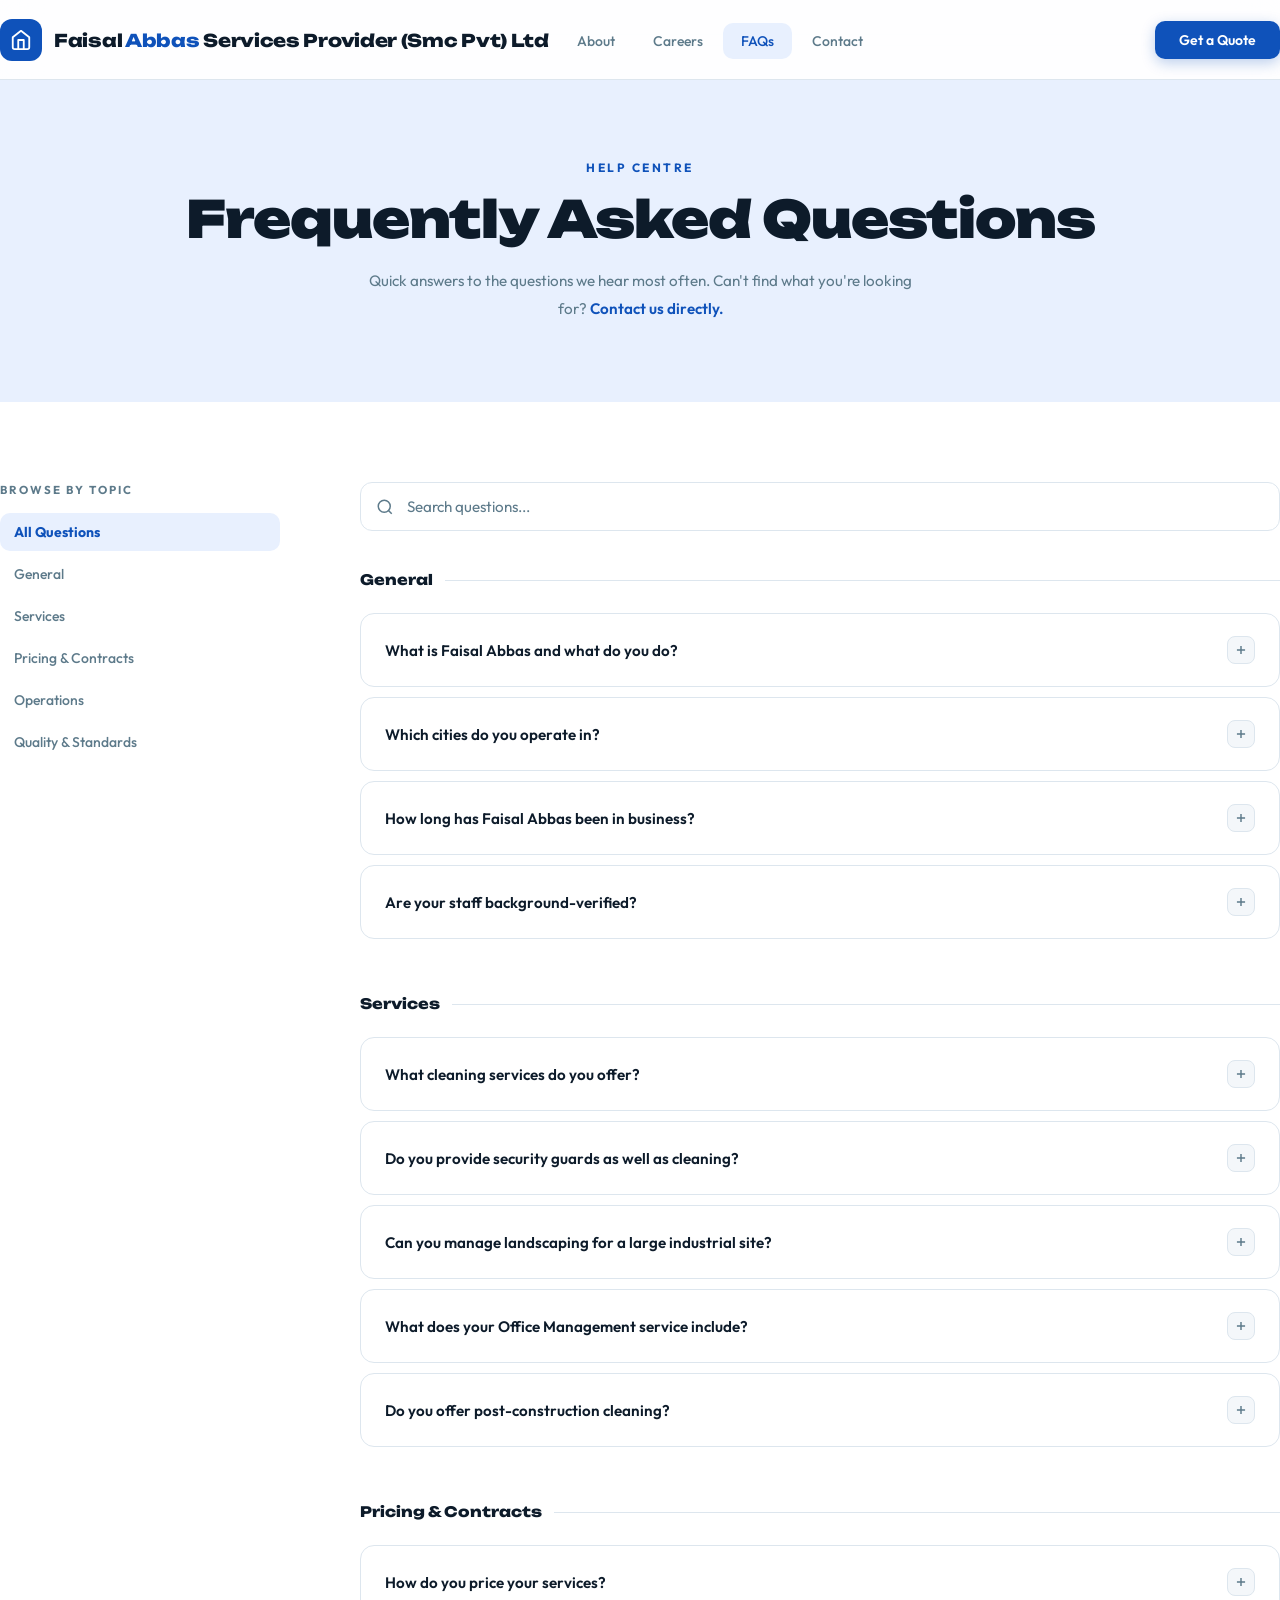
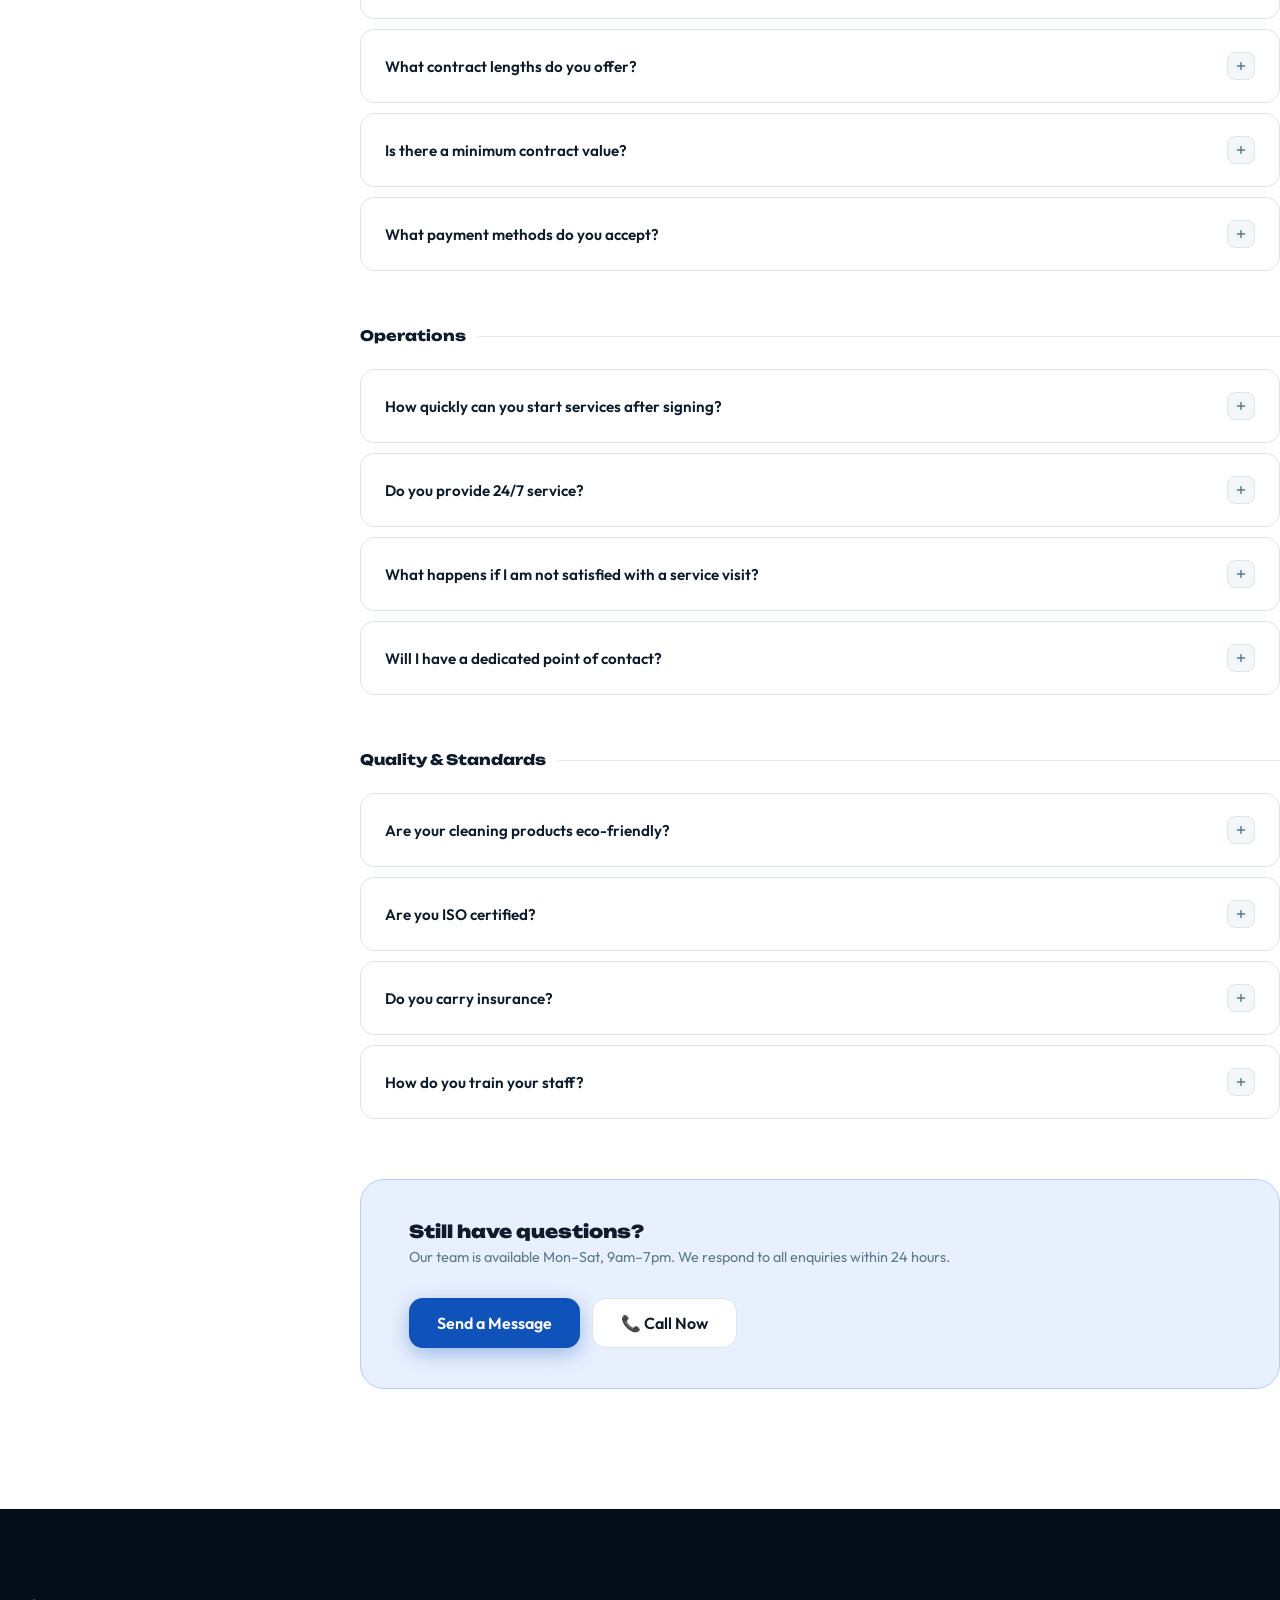
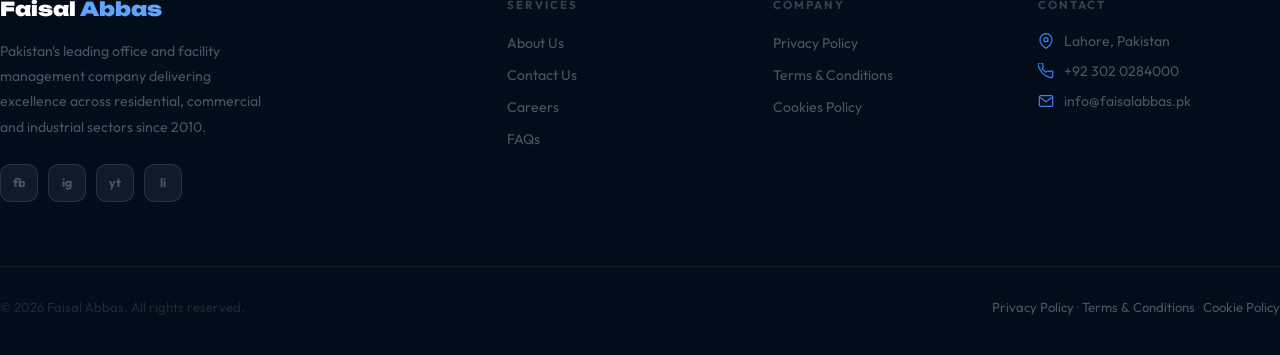
<file: faq.html>
<!DOCTYPE html>
<html lang="en">
<head>
  <meta charset="UTF-8">
  <meta name="viewport" content="width=device-width, initial-scale=1.0">
  <title>FAQs – Faisal Abbas</title>
  <link rel="preconnect" href="https://fonts.googleapis.com">
  <link href="https://fonts.googleapis.com/css2?family=Unbounded:wght@700;800;900&family=Outfit:wght@300;400;500;600&display=swap" rel="stylesheet">
  <link rel="stylesheet" href="./assets/css/style.css">
</head>
<body>

  <!-- NAVBAR -->
  <nav class="nav" id="navbar">
    <div class="wrap nav-inner">
      <div class="nav-left">
          <a href="index.html" class="logo">
            <div class="logo-badge">
              <svg viewBox="0 0 24 24">
                <path d="M3 9l9-7 9 7v11a2 2 0 01-2 2H5a2 2 0 01-2-2z" />
                <polyline points="9 22 9 12 15 12 15 22" />
              </svg>
            </div>
            <span class="logo-name">Faisal <span>Abbas</span> Services Provider (Smc Pvt) Ltd</span>
          </a>
          <ul class="nav-links">
            <li><a href="about.html">About</a></li>
            <li><a href="./careers.html">Careers</a></li>
            <li><a href="faq.html" class="active">FAQs</a></li>
            <li><a href="contact.html">Contact</a></li>
          </ul>
        </div>
      <div class="nav-right">
        <a href="contact.html" class="btn-nav">Get a Quote</a>
        <button class="hamburger" id="ham" aria-label="Menu"><span></span><span></span><span></span></button>
      </div>
    </div>
  </nav>
  <div class="mob-nav" id="mobNav">
      <a href="about.html">About Us</a>
      <a href="careers.html">Careers</a>
      <a href="faq.html">FAQs</a>
      <a href="contact.html">Contact</a>
    <a href="contact.html" class="mob-cta">Get a Free Quote →</a>
  </div>

  <!-- PAGE HERO -->
  <section class="page-hero">
    <span class="page-hero-eyebrow">Help Centre</span>
    <h1>Frequently Asked Questions</h1>
    <p>Quick answers to the questions we hear most often. Can't find what you're looking for? <a href="contact.html" style="color:var(--primary);font-weight:600;">Contact us directly.</a></p>
  </section>

  <!-- FAQ SECTION -->
  <section class="faq-section">
    <div class="wrap">
      <div class="faq-layout">

        <!-- Sidebar -->
        <aside class="faq-sidebar">
          <div class="faq-sidebar-title">Browse by Topic</div>
          <ul class="faq-cats">
            <li><button class="active" onclick="filterCat('all', this)">All Questions</button></li>
            <li><button onclick="filterCat('general', this)">General</button></li>
            <li><button onclick="filterCat('services', this)">Services</button></li>
            <li><button onclick="filterCat('pricing', this)">Pricing & Contracts</button></li>
            <li><button onclick="filterCat('operations', this)">Operations</button></li>
            <li><button onclick="filterCat('quality', this)">Quality & Standards</button></li>
          </ul>
        </aside>

        <!-- Main -->
        <div>
          <!-- Search -->
          <div class="faq-search-wrap">
            <svg viewBox="0 0 24 24"><circle cx="11" cy="11" r="8"/><line x1="21" y1="21" x2="16.65" y2="16.65"/></svg>
            <input type="text" class="faq-search" id="faqSearch" placeholder="Search questions..." oninput="filterSearch(this.value)">
          </div>

          <div id="faqContainer">

            <!-- GENERAL -->
            <div class="faq-group" data-cat="general">
              <div class="faq-group-title">General</div>

              <div class="faq-item r">
                <button class="faq-q" onclick="toggleFaq(this)">
                  What is Faisal Abbas and what do you do?
                  <span class="faq-icon"><svg viewBox="0 0 24 24"><line x1="12" y1="5" x2="12" y2="19"/><line x1="5" y1="12" x2="19" y2="12"/></svg></span>
                </button>
                <div class="faq-a"><div class="faq-a-inner">Faisal Abbas is Pakistan's leading facility management company based in Lahore. Since 2010, we have been providing comprehensive workspace solutions including cleaning, security, parking management, civil works, landscaping and full office management for residential, commercial and industrial clients across Pakistan.</div></div>
              </div>

              <div class="faq-item r">
                <button class="faq-q" onclick="toggleFaq(this)">
                  Which cities do you operate in?
                  <span class="faq-icon"><svg viewBox="0 0 24 24"><line x1="12" y1="5" x2="12" y2="19"/><line x1="5" y1="12" x2="19" y2="12"/></svg></span>
                </button>
                <div class="faq-a"><div class="faq-a-inner">We are headquartered in Lahore and operate across all major cities in Pakistan including Karachi, Islamabad, Rawalpindi, Faisalabad, Multan and Peshawar. For enquiries outside these cities, please <a href="contact.html">contact us</a> and we will confirm availability.</div></div>
              </div>

              <div class="faq-item r">
                <button class="faq-q" onclick="toggleFaq(this)">
                  How long has Faisal Abbas been in business?
                  <span class="faq-icon"><svg viewBox="0 0 24 24"><line x1="12" y1="5" x2="12" y2="19"/><line x1="5" y1="12" x2="19" y2="12"/></svg></span>
                </button>
                <div class="faq-a"><div class="faq-a-inner">We were founded in 2010, giving us over 15 years of experience in facility management. Over this time we have completed 500+ projects and currently serve 200+ active clients across Pakistan's residential, commercial and industrial sectors.</div></div>
              </div>

              <div class="faq-item r">
                <button class="faq-q" onclick="toggleFaq(this)">
                  Are your staff background-verified?
                  <span class="faq-icon"><svg viewBox="0 0 24 24"><line x1="12" y1="5" x2="12" y2="19"/><line x1="5" y1="12" x2="19" y2="12"/></svg></span>
                </button>
                <div class="faq-a"><div class="faq-a-inner">Yes. Every member of our team undergoes a thorough background check before being deployed on any client site. This includes identity verification, reference checks and police clearance for roles involving security or sensitive access. All staff also sign confidentiality agreements.</div></div>
              </div>
            </div>

            <!-- SERVICES -->
            <div class="faq-group" data-cat="services">
              <div class="faq-group-title">Services</div>

              <div class="faq-item r">
                <button class="faq-q" onclick="toggleFaq(this)">
                  What cleaning services do you offer?
                  <span class="faq-icon"><svg viewBox="0 0 24 24"><line x1="12" y1="5" x2="12" y2="19"/><line x1="5" y1="12" x2="19" y2="12"/></svg></span>
                </button>
                <div class="faq-a"><div class="faq-a-inner">We offer a full range of cleaning services including daily office cleaning, deep cleaning, post-construction cleaning, hospital and clinical cleaning (using bio-safe protocols), industrial facility cleaning, carpet and upholstery cleaning, and outdoor/facade cleaning. All services use certified eco-friendly products.</div></div>
              </div>

              <div class="faq-item r">
                <button class="faq-q" onclick="toggleFaq(this)">
                  Do you provide security guards as well as cleaning?
                  <span class="faq-icon"><svg viewBox="0 0 24 24"><line x1="12" y1="5" x2="12" y2="19"/><line x1="5" y1="12" x2="19" y2="12"/></svg></span>
                </button>
                <div class="faq-a"><div class="faq-a-inner">Yes. We offer uniformed, trained security services including guard deployment, access control, CCTV monitoring and visitor management. Our security staff are background-verified and trained to professional standards. Many clients take both cleaning and security as a bundled contract for better value.</div></div>
              </div>

              <div class="faq-item r">
                <button class="faq-q" onclick="toggleFaq(this)">
                  Can you manage landscaping for a large industrial site?
                  <span class="faq-icon"><svg viewBox="0 0 24 24"><line x1="12" y1="5" x2="12" y2="19"/><line x1="5" y1="12" x2="19" y2="12"/></svg></span>
                </button>
                <div class="faq-a"><div class="faq-a-inner">Absolutely. We have experience managing landscaping for sites ranging from residential gardens to 40+ acre industrial facilities. Our landscaping services include grounds maintenance, seasonal planting, irrigation system installation and management, tree care and outdoor aesthetic design.</div></div>
              </div>

              <div class="faq-item r">
                <button class="faq-q" onclick="toggleFaq(this)">
                  What does your Office Management service include?
                  <span class="faq-icon"><svg viewBox="0 0 24 24"><line x1="12" y1="5" x2="12" y2="19"/><line x1="5" y1="12" x2="19" y2="12"/></svg></span>
                </button>
                <div class="faq-a"><div class="faq-a-inner">Our Office Management service covers organisational structuring, HR and staffing support, procurement management, internal communications frameworks, maintenance planning and compliance reporting. We essentially act as an embedded facility management partner, aligned with your operational goals.</div></div>
              </div>

              <div class="faq-item r">
                <button class="faq-q" onclick="toggleFaq(this)">
                  Do you offer post-construction cleaning?
                  <span class="faq-icon"><svg viewBox="0 0 24 24"><line x1="12" y1="5" x2="12" y2="19"/><line x1="5" y1="12" x2="19" y2="12"/></svg></span>
                </button>
                <div class="faq-a"><div class="faq-a-inner">Yes. Post-construction cleaning is one of our specialist services. We handle dust removal, debris clearance, window and glass cleaning, floor treatment and final deep-clean preparation to make a newly built or renovated space ready for occupancy. We work closely with construction teams to schedule appropriately.</div></div>
              </div>
            </div>

            <!-- PRICING -->
            <div class="faq-group" data-cat="pricing">
              <div class="faq-group-title">Pricing & Contracts</div>

              <div class="faq-item r">
                <button class="faq-q" onclick="toggleFaq(this)">
                  How do you price your services?
                  <span class="faq-icon"><svg viewBox="0 0 24 24"><line x1="12" y1="5" x2="12" y2="19"/><line x1="5" y1="12" x2="19" y2="12"/></svg></span>
                </button>
                <div class="faq-a"><div class="faq-a-inner">Pricing is tailored to each client based on the scope of services, size of premises, frequency of service and contract duration. We provide a free, no-obligation quote after an initial consultation. Longer-term contracts typically offer better value per service. Contact us at <a href="contact.html">our contact page</a> to request a quote.</div></div>
              </div>

              <div class="faq-item r">
                <button class="faq-q" onclick="toggleFaq(this)">
                  What contract lengths do you offer?
                  <span class="faq-icon"><svg viewBox="0 0 24 24"><line x1="12" y1="5" x2="12" y2="19"/><line x1="5" y1="12" x2="19" y2="12"/></svg></span>
                </button>
                <div class="faq-a"><div class="faq-a-inner">We offer flexible contracts to suit your needs: daily, weekly, monthly or annual. One-off projects are also available. Monthly contracts require 30 days' notice to cancel; annual contracts require 60 days' notice. We do not lock clients into unnecessary long-term commitments.</div></div>
              </div>

              <div class="faq-item r">
                <button class="faq-q" onclick="toggleFaq(this)">
                  Is there a minimum contract value?
                  <span class="faq-icon"><svg viewBox="0 0 24 24"><line x1="12" y1="5" x2="12" y2="19"/><line x1="5" y1="12" x2="19" y2="12"/></svg></span>
                </button>
                <div class="faq-a"><div class="faq-a-inner">We do not publish a strict minimum, but our services are most cost-effective for premises requiring regular ongoing service. For very small one-off jobs, we will advise you honestly whether our service is the right fit. We believe in building long-term relationships, not single transactions.</div></div>
              </div>

              <div class="faq-item r">
                <button class="faq-q" onclick="toggleFaq(this)">
                  What payment methods do you accept?
                  <span class="faq-icon"><svg viewBox="0 0 24 24"><line x1="12" y1="5" x2="12" y2="19"/><line x1="5" y1="12" x2="19" y2="12"/></svg></span>
                </button>
                <div class="faq-a"><div class="faq-a-inner">We accept bank transfer (IBFT), cheque and online payment. Invoices are issued at the start of each billing period and are due within 14 days for monthly contracts, or as agreed for annual and project-based contracts. Payment details are provided in your Service Agreement.</div></div>
              </div>
            </div>

            <!-- OPERATIONS -->
            <div class="faq-group" data-cat="operations">
              <div class="faq-group-title">Operations</div>

              <div class="faq-item r">
                <button class="faq-q" onclick="toggleFaq(this)">
                  How quickly can you start services after signing?
                  <span class="faq-icon"><svg viewBox="0 0 24 24"><line x1="12" y1="5" x2="12" y2="19"/><line x1="5" y1="12" x2="19" y2="12"/></svg></span>
                </button>
                <div class="faq-a"><div class="faq-a-inner">For most services we can mobilise within 3–7 working days of signing a Service Agreement and receiving the required advance payment. For large or complex contracts requiring staff training, uniform preparation and equipment procurement, we typically allow 10–14 days for proper onboarding.</div></div>
              </div>

              <div class="faq-item r">
                <button class="faq-q" onclick="toggleFaq(this)">
                  Do you provide 24/7 service?
                  <span class="faq-icon"><svg viewBox="0 0 24 24"><line x1="12" y1="5" x2="12" y2="19"/><line x1="5" y1="12" x2="19" y2="12"/></svg></span>
                </button>
                <div class="faq-a"><div class="faq-a-inner">Our office hours are Monday to Saturday, 9am to 7pm. However, we offer 24/7 emergency response for existing contract clients who require urgent cleaning or maintenance support outside normal hours. Emergency availability is confirmed in your Service Agreement.</div></div>
              </div>

              <div class="faq-item r">
                <button class="faq-q" onclick="toggleFaq(this)">
                  What happens if I am not satisfied with a service visit?
                  <span class="faq-icon"><svg viewBox="0 0 24 24"><line x1="12" y1="5" x2="12" y2="19"/><line x1="5" y1="12" x2="19" y2="12"/></svg></span>
                </button>
                <div class="faq-a"><div class="faq-a-inner">We take quality seriously. If you are not satisfied with any service visit, contact your dedicated account manager within 24 hours and we will rectify the issue at no additional cost. Persistent quality concerns are escalated to our Operations Head for a formal review and remediation plan.</div></div>
              </div>

              <div class="faq-item r">
                <button class="faq-q" onclick="toggleFaq(this)">
                  Will I have a dedicated point of contact?
                  <span class="faq-icon"><svg viewBox="0 0 24 24"><line x1="12" y1="5" x2="12" y2="19"/><line x1="5" y1="12" x2="19" y2="12"/></svg></span>
                </button>
                <div class="faq-a"><div class="faq-a-inner">Yes. Every client is assigned a dedicated Account Manager who is your single point of contact for scheduling, queries, invoicing and quality feedback. You will also have direct access to the on-site team supervisor during service hours.</div></div>
              </div>
            </div>

            <!-- QUALITY -->
            <div class="faq-group" data-cat="quality">
              <div class="faq-group-title">Quality & Standards</div>

              <div class="faq-item r">
                <button class="faq-q" onclick="toggleFaq(this)">
                  Are your cleaning products eco-friendly?
                  <span class="faq-icon"><svg viewBox="0 0 24 24"><line x1="12" y1="5" x2="12" y2="19"/><line x1="5" y1="12" x2="19" y2="12"/></svg></span>
                </button>
                <div class="faq-a"><div class="faq-a-inner">Yes. We use certified eco-friendly cleaning products across all services wherever possible. For specialist environments like hospitals and food-processing facilities, we use appropriate bio-safe or industrial-grade products as required by international hygiene standards. Product safety data sheets are available on request.</div></div>
              </div>

              <div class="faq-item r">
                <button class="faq-q" onclick="toggleFaq(this)">
                  Are you ISO certified?
                  <span class="faq-icon"><svg viewBox="0 0 24 24"><line x1="12" y1="5" x2="12" y2="19"/><line x1="5" y1="12" x2="19" y2="12"/></svg></span>
                </button>
                <div class="faq-a"><div class="faq-a-inner">Our cleaning and facility management processes are aligned with ISO hygiene and quality standards. We undergo regular internal audits and provide compliance reporting to clients who require it. For specific certification requirements on your project, please discuss this during your initial consultation.</div></div>
              </div>

              <div class="faq-item r">
                <button class="faq-q" onclick="toggleFaq(this)">
                  Do you carry insurance?
                  <span class="faq-icon"><svg viewBox="0 0 24 24"><line x1="12" y1="5" x2="12" y2="19"/><line x1="5" y1="12" x2="19" y2="12"/></svg></span>
                </button>
                <div class="faq-a"><div class="faq-a-inner">Yes. Faisal Abbas carries professional indemnity and public liability insurance appropriate to the scale of services we provide. Insurance certificates are available to clients upon written request. We recommend that clients also maintain their own premises and contents insurance.</div></div>
              </div>

              <div class="faq-item r">
                <button class="faq-q" onclick="toggleFaq(this)">
                  How do you train your staff?
                  <span class="faq-icon"><svg viewBox="0 0 24 24"><line x1="12" y1="5" x2="12" y2="19"/><line x1="5" y1="12" x2="19" y2="12"/></svg></span>
                </button>
                <div class="faq-a"><div class="faq-a-inner">All staff receive structured induction training covering safety procedures, product handling, client interaction standards and sector-specific protocols (e.g. clinical environments, industrial hazards). We conduct refresher training quarterly and site-specific briefings before any new deployment. Our supervisors hold relevant professional qualifications.</div></div>
              </div>
            </div>

            <!-- Empty state -->
            <div class="faq-empty" id="faqEmpty">
              <svg viewBox="0 0 24 24"><circle cx="11" cy="11" r="8"/><line x1="21" y1="21" x2="16.65" y2="16.65"/></svg>
              <p>No questions found matching your search.<br>Try a different keyword or <a href="contact.html" style="color:var(--primary);font-weight:600;">ask us directly.</a></p>
            </div>

          </div>

          <!-- CTA Strip -->
          <div class="faq-cta-strip r">
            <div>
              <h3>Still have questions?</h3>
              <p>Our team is available Mon–Sat, 9am–7pm. We respond to all enquiries within 24 hours.</p>
            </div>
            <div style="display:flex;gap:12px;flex-wrap:wrap;">
              <a href="contact.html" class="btn-primary" style="padding:14px 28px;">Send a Message</a>
              <a href="tel:+923278142883" class="btn-secondary" style="padding:14px 28px;">📞 Call Now</a>
            </div>
          </div>

        </div>
      </div>
    </div>
  </section>

  <!-- FOOTER -->
  <footer class="footer">
    <div class="wrap">
      <div class="footer-grid">
        <div class="footer-brand">
          <div class="footer-logo">Faisal <em>Abbas</em></div>
          <p>Pakistan's leading office and facility management company delivering excellence across residential, commercial and industrial sectors since 2010.</p>
          <div class="footer-socials">
            <a href="#" class="f-soc">fb</a><a href="#" class="f-soc">ig</a><a href="#" class="f-soc">yt</a><a href="#" class="f-soc">li</a>
          </div>
        </div>
        <div class="f-col">
            <h5>Services</h5>
            <ul>
              <li><a href="about.html">About Us</a></li>
              <li><a href="contact.html">Contact Us</a></li>
              <li><a href="careers.html">Careers</a></li>
              <li><a href="faq.html">FAQs</a></li>
            </ul>
          </div>
          <div class="f-col">
            <h5>Company</h5>
            <ul>
              <li><a href="privacy.html">Privacy Policy</a></li>
              <li><a href="terms.html">Terms &amp; Conditions</a></li>
              <li><a href="cookie-policy.html">Cookies Policy</a></li>
            </ul>
          </div>
        <div class="f-col">
          <h5>Contact</h5>
          <div class="footer-contact-item">
            <svg viewBox="0 0 24 24"><path d="M21 10c0 7-9 13-9 13s-9-6-9-13a9 9 0 0118 0z"/><circle cx="12" cy="10" r="3"/></svg>
            <span>Lahore, Pakistan</span>
          </div>
          <div class="footer-contact-item">
            <svg viewBox="0 0 24 24"><path d="M22 16.92v3a2 2 0 01-2.18 2 19.79 19.79 0 01-8.63-3.07A19.5 19.5 0 013.07 9.81 19.79 19.79 0 01.01 1.18 2 2 0 012 0h3a2 2 0 012 1.72c.127.96.361 1.903.7 2.81a2 2 0 01-.45 2.11L6.09 7.91a16 16 0 006 6l1.27-1.27a2 2 0 012.11-.45c.907.339 1.85.573 2.81.7A2 2 0 0122 14.92v2z"/></svg>
            <a href="tel:+923278142883">+92 302 0284000</a>
          </div>
          <div class="footer-contact-item">
            <svg viewBox="0 0 24 24"><path d="M4 4h16c1.1 0 2 .9 2 2v12c0 1.1-.9 2-2 2H4c-1.1 0-2-.9-2-2V6c0-1.1.9-2 2-2z"/><polyline points="22,6 12,13 2,6"/></svg>
            <a href="mailto:info@faisalabbas.pk">info@faisalabbas.pk</a>
          </div>
        </div>
      </div>
      <div class="footer-bottom">
        <p>© 2026 Faisal Abbas. All rights reserved.</p>
        <p><a href="privacy.html">Privacy Policy</a> · <a href="terms.html">Terms &amp; Conditions</a> · <a href="cookie-policy.html">Cookie Policy</a></p>
      </div>
    </div>
  </footer>

  <script src="./assets/js/main.js"></script>
</body>
</html>
</file>
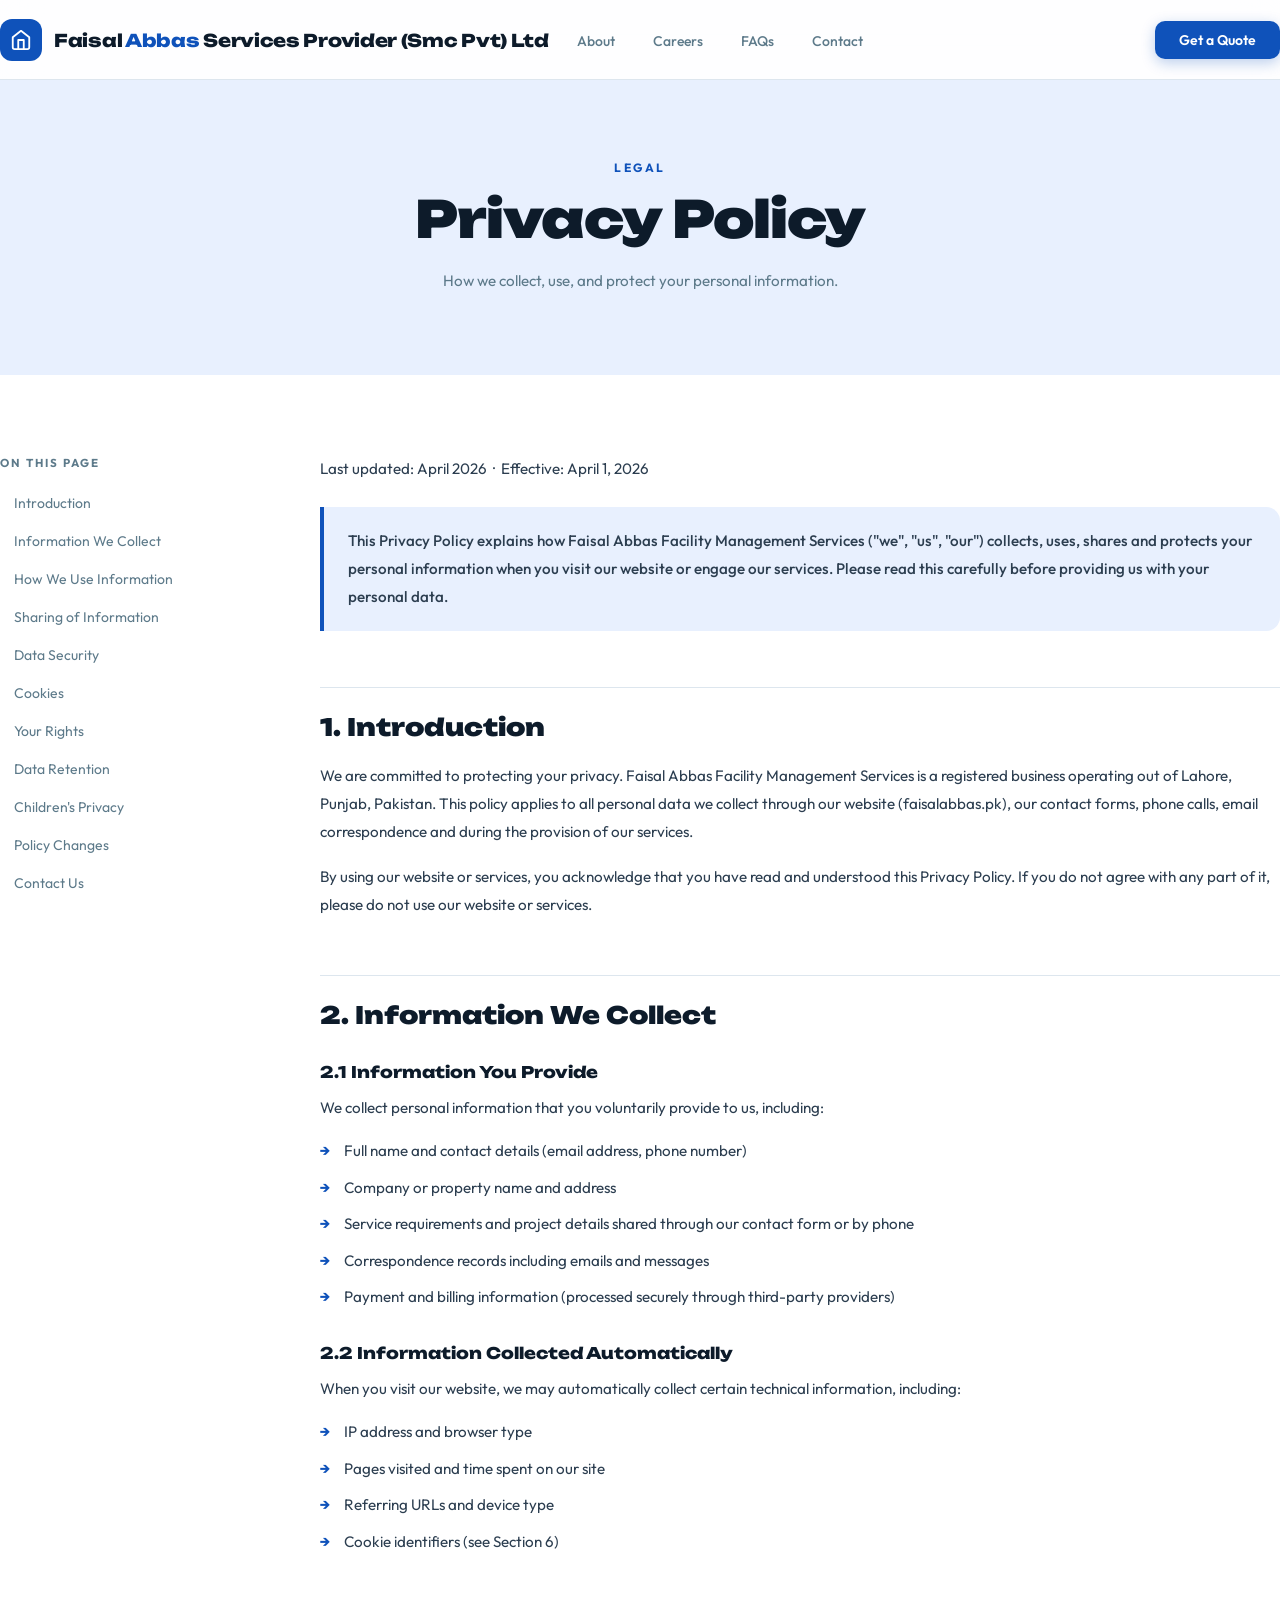
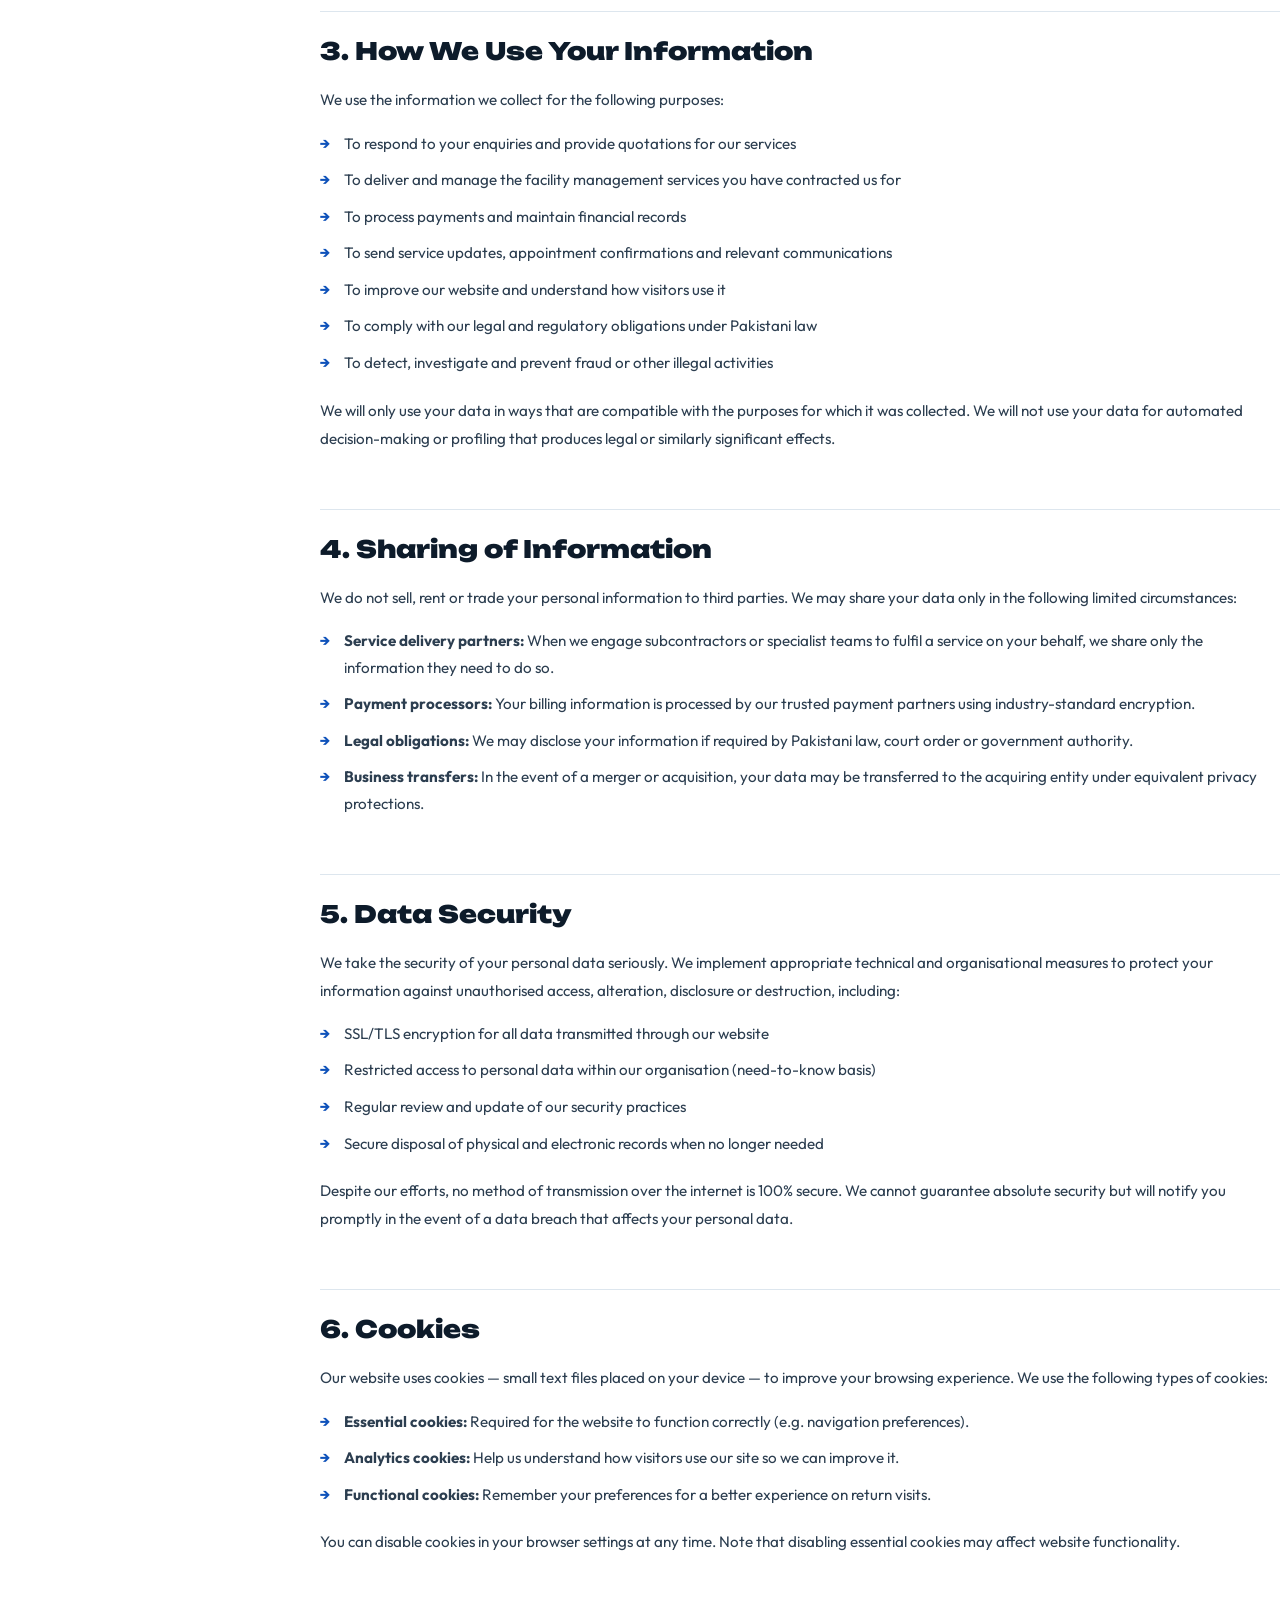
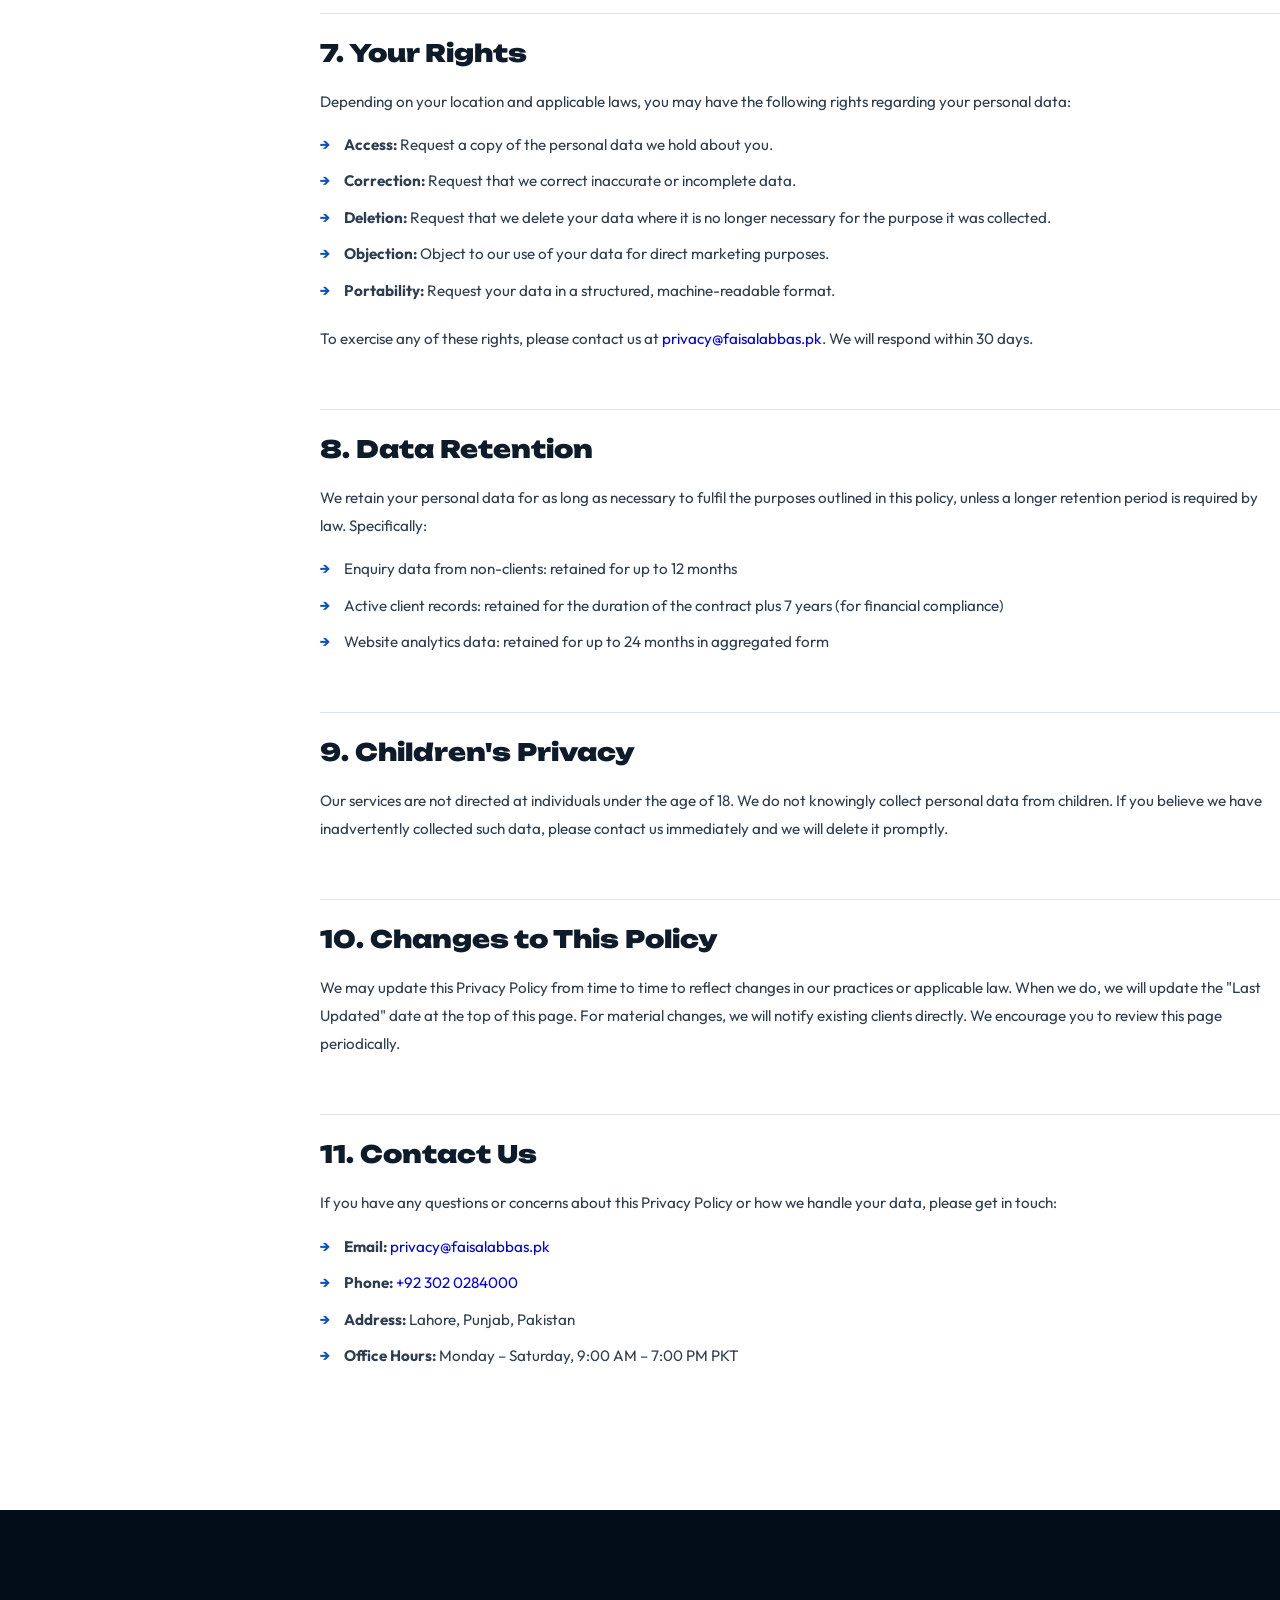
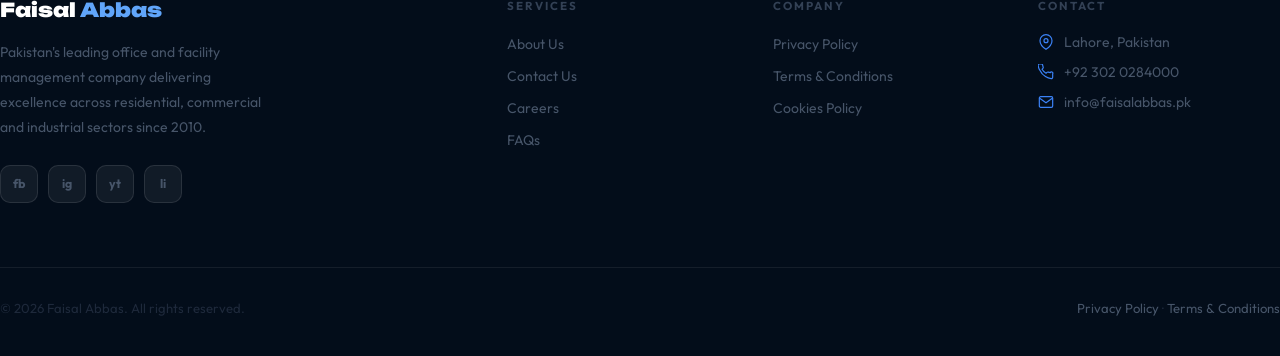
<file: privacy.html>
<!doctype html>
<html lang="en">
  <head>
    <meta charset="UTF-8" />
    <meta name="viewport" content="width=device-width, initial-scale=1.0" />
    <title>Privacy Policy – Faisal Abbas</title>
    <link rel="preconnect" href="https://fonts.googleapis.com" />
    <link
      href="https://fonts.googleapis.com/css2?family=Unbounded:wght@700;800;900&family=Outfit:wght@300;400;500;600&display=swap"
      rel="stylesheet"
    />
    <link rel="stylesheet" href="./assets/css/style.css" />
  </head>
  <body>
    <!-- NAVBAR -->
    <nav class="nav" id="navbar">
      <div class="wrap nav-inner">
        <div class="nav-left">
          <a href="index.html" class="logo">
            <div class="logo-badge">
              <svg viewBox="0 0 24 24">
                <path d="M3 9l9-7 9 7v11a2 2 0 01-2 2H5a2 2 0 01-2-2z" />
                <polyline points="9 22 9 12 15 12 15 22" />
              </svg>
            </div>
            <span class="logo-name">Faisal <span>Abbas</span> Services Provider (Smc Pvt) Ltd</span>
          </a>
          <ul class="nav-links">
            <li><a href="about.html">About</a></li>
            <li><a href="./careers.html">Careers</a></li>
            <li><a href="faq.html">FAQs</a></li>
            <li><a href="contact.html">Contact</a></li>
          </ul>
        </div>
        <div class="nav-right">
          <a href="contact.html" class="btn-nav">Get a Quote</a>
          <button class="hamburger" id="ham" aria-label="Menu">
            <span></span><span></span><span></span>
          </button>
        </div>
      </div>
    </nav>
    <div class="mob-nav" id="mobNav">
      <a href="about.html">About Us</a>
      <a href="careers.html">Careers</a>
      <a href="faq.html">FAQs</a>
      <a href="contact.html">Contact</a>
      <a href="contact.html" class="mob-cta">Get a Free Quote →</a>
    </div>

    <!-- PAGE HERO -->
    <section class="page-hero">
      <span class="page-hero-eyebrow">Legal</span>
      <h1>Privacy Policy</h1>
      <p>How we collect, use, and protect your personal information.</p>
    </section>

    <!-- LEGAL CONTENT -->
    <section class="legal-section">
      <div class="wrap">
        <div class="legal-grid">
          <!-- Sidebar Nav -->
          <aside class="legal-nav">
            <div class="legal-nav-title">On This Page</div>
            <ul>
              <li><a href="#intro">Introduction</a></li>
              <li><a href="#collection">Information We Collect</a></li>
              <li><a href="#use">How We Use Information</a></li>
              <li><a href="#sharing">Sharing of Information</a></li>
              <li><a href="#security">Data Security</a></li>
              <li><a href="#cookies">Cookies</a></li>
              <li><a href="#rights">Your Rights</a></li>
              <li><a href="#retention">Data Retention</a></li>
              <li><a href="#children">Children's Privacy</a></li>
              <li><a href="#changes">Policy Changes</a></li>
              <li><a href="#contact-us">Contact Us</a></li>
            </ul>
          </aside>

          <!-- Main Content -->
          <div class="legal-content">
            <p class="legal-date">
              Last updated: April 2026 &nbsp;·&nbsp; Effective: April 1, 2026
            </p>

            <div class="legal-highlight">
              <p>
                This Privacy Policy explains how Faisal Abbas Facility
                Management Services ("we", "us", "our") collects, uses, shares
                and protects your personal information when you visit our
                website or engage our services. Please read this carefully
                before providing us with your personal data.
              </p>
            </div>

            <h2 id="intro">1. Introduction</h2>
            <p>
              We are committed to protecting your privacy. Faisal Abbas Facility
              Management Services is a registered business operating out of
              Lahore, Punjab, Pakistan. This policy applies to all personal data
              we collect through our website (faisalabbas.pk), our contact
              forms, phone calls, email correspondence and during the provision
              of our services.
            </p>
            <p>
              By using our website or services, you acknowledge that you have
              read and understood this Privacy Policy. If you do not agree with
              any part of it, please do not use our website or services.
            </p>

            <h2 id="collection">2. Information We Collect</h2>
            <h3>2.1 Information You Provide</h3>
            <p>
              We collect personal information that you voluntarily provide to
              us, including:
            </p>
            <ul>
              <li>
                Full name and contact details (email address, phone number)
              </li>
              <li>Company or property name and address</li>
              <li>
                Service requirements and project details shared through our
                contact form or by phone
              </li>
              <li>Correspondence records including emails and messages</li>
              <li>
                Payment and billing information (processed securely through
                third-party providers)
              </li>
            </ul>

            <h3>2.2 Information Collected Automatically</h3>
            <p>
              When you visit our website, we may automatically collect certain
              technical information, including:
            </p>
            <ul>
              <li>IP address and browser type</li>
              <li>Pages visited and time spent on our site</li>
              <li>Referring URLs and device type</li>
              <li>Cookie identifiers (see Section 6)</li>
            </ul>

            <h2 id="use">3. How We Use Your Information</h2>
            <p>We use the information we collect for the following purposes:</p>
            <ul>
              <li>
                To respond to your enquiries and provide quotations for our
                services
              </li>
              <li>
                To deliver and manage the facility management services you have
                contracted us for
              </li>
              <li>To process payments and maintain financial records</li>
              <li>
                To send service updates, appointment confirmations and relevant
                communications
              </li>
              <li>To improve our website and understand how visitors use it</li>
              <li>
                To comply with our legal and regulatory obligations under
                Pakistani law
              </li>
              <li>
                To detect, investigate and prevent fraud or other illegal
                activities
              </li>
            </ul>

            <p>
              We will only use your data in ways that are compatible with the
              purposes for which it was collected. We will not use your data for
              automated decision-making or profiling that produces legal or
              similarly significant effects.
            </p>

            <h2 id="sharing">4. Sharing of Information</h2>
            <p>
              We do not sell, rent or trade your personal information to third
              parties. We may share your data only in the following limited
              circumstances:
            </p>
            <ul>
              <li>
                <strong>Service delivery partners:</strong> When we engage
                subcontractors or specialist teams to fulfil a service on your
                behalf, we share only the information they need to do so.
              </li>
              <li>
                <strong>Payment processors:</strong> Your billing information is
                processed by our trusted payment partners using
                industry-standard encryption.
              </li>
              <li>
                <strong>Legal obligations:</strong> We may disclose your
                information if required by Pakistani law, court order or
                government authority.
              </li>
              <li>
                <strong>Business transfers:</strong> In the event of a merger or
                acquisition, your data may be transferred to the acquiring
                entity under equivalent privacy protections.
              </li>
            </ul>

            <h2 id="security">5. Data Security</h2>
            <p>
              We take the security of your personal data seriously. We implement
              appropriate technical and organisational measures to protect your
              information against unauthorised access, alteration, disclosure or
              destruction, including:
            </p>
            <ul>
              <li>
                SSL/TLS encryption for all data transmitted through our website
              </li>
              <li>
                Restricted access to personal data within our organisation
                (need-to-know basis)
              </li>
              <li>Regular review and update of our security practices</li>
              <li>
                Secure disposal of physical and electronic records when no
                longer needed
              </li>
            </ul>
            <p>
              Despite our efforts, no method of transmission over the internet
              is 100% secure. We cannot guarantee absolute security but will
              notify you promptly in the event of a data breach that affects
              your personal data.
            </p>

            <h2 id="cookies">6. Cookies</h2>
            <p>
              Our website uses cookies — small text files placed on your device
              — to improve your browsing experience. We use the following types
              of cookies:
            </p>
            <ul>
              <li>
                <strong>Essential cookies:</strong> Required for the website to
                function correctly (e.g. navigation preferences).
              </li>
              <li>
                <strong>Analytics cookies:</strong> Help us understand how
                visitors use our site so we can improve it.
              </li>
              <li>
                <strong>Functional cookies:</strong> Remember your preferences
                for a better experience on return visits.
              </li>
            </ul>
            <p>
              You can disable cookies in your browser settings at any time. Note
              that disabling essential cookies may affect website functionality.
            </p>

            <h2 id="rights">7. Your Rights</h2>
            <p>
              Depending on your location and applicable laws, you may have the
              following rights regarding your personal data:
            </p>
            <ul>
              <li>
                <strong>Access:</strong> Request a copy of the personal data we
                hold about you.
              </li>
              <li>
                <strong>Correction:</strong> Request that we correct inaccurate
                or incomplete data.
              </li>
              <li>
                <strong>Deletion:</strong> Request that we delete your data
                where it is no longer necessary for the purpose it was
                collected.
              </li>
              <li>
                <strong>Objection:</strong> Object to our use of your data for
                direct marketing purposes.
              </li>
              <li>
                <strong>Portability:</strong> Request your data in a structured,
                machine-readable format.
              </li>
            </ul>
            <p>
              To exercise any of these rights, please contact us at
              <a href="mailto:privacy@faisalabbas.pk">privacy@faisalabbas.pk</a
              >. We will respond within 30 days.
            </p>

            <h2 id="retention">8. Data Retention</h2>
            <p>
              We retain your personal data for as long as necessary to fulfil
              the purposes outlined in this policy, unless a longer retention
              period is required by law. Specifically:
            </p>
            <ul>
              <li>
                Enquiry data from non-clients: retained for up to 12 months
              </li>
              <li>
                Active client records: retained for the duration of the contract
                plus 7 years (for financial compliance)
              </li>
              <li>
                Website analytics data: retained for up to 24 months in
                aggregated form
              </li>
            </ul>

            <h2 id="children">9. Children's Privacy</h2>
            <p>
              Our services are not directed at individuals under the age of 18.
              We do not knowingly collect personal data from children. If you
              believe we have inadvertently collected such data, please contact
              us immediately and we will delete it promptly.
            </p>

            <h2 id="changes">10. Changes to This Policy</h2>
            <p>
              We may update this Privacy Policy from time to time to reflect
              changes in our practices or applicable law. When we do, we will
              update the "Last Updated" date at the top of this page. For
              material changes, we will notify existing clients directly. We
              encourage you to review this page periodically.
            </p>

            <h2 id="contact-us">11. Contact Us</h2>
            <p>
              If you have any questions or concerns about this Privacy Policy or
              how we handle your data, please get in touch:
            </p>
            <ul>
              <li>
                <strong>Email:</strong>
                <a href="mailto:privacy@faisalabbas.pk"
                  >privacy@faisalabbas.pk</a
                >
              </li>
              <li>
                <strong>Phone:</strong>
                <a href="tel:+923278142883">+92 302 0284000</a>
              </li>
              <li><strong>Address:</strong> Lahore, Punjab, Pakistan</li>
              <li>
                <strong>Office Hours:</strong> Monday – Saturday, 9:00 AM – 7:00
                PM PKT
              </li>
            </ul>
          </div>
        </div>
      </div>
    </section>

    <!-- FOOTER -->
    <footer class="footer">
      <div class="wrap">
        <div class="footer-grid">
          <div class="footer-brand">
            <div class="footer-logo">Faisal <em>Abbas</em></div>
            <p>
              Pakistan's leading office and facility management company
              delivering excellence across residential, commercial and
              industrial sectors since 2010.
            </p>
            <div class="footer-socials">
              <a href="#" class="f-soc">fb</a><a href="#" class="f-soc">ig</a
              ><a href="#" class="f-soc">yt</a><a href="#" class="f-soc">li</a>
            </div>
          </div>
          <div class="f-col">
            <h5>Services</h5>
            <ul>
              <li><a href="about.html">About Us</a></li>
              <li><a href="contact.html">Contact Us</a></li>
              <li><a href="careers.html">Careers</a></li>
              <li><a href="faq.html">FAQs</a></li>
            </ul>
          </div>
          <div class="f-col">
            <h5>Company</h5>
            <ul>
              <li><a href="privacy.html">Privacy Policy</a></li>
              <li><a href="terms.html">Terms &amp; Conditions</a></li>
              <li><a href="cookie-policy.html">Cookies Policy</a></li>
            </ul>
          </div>
          <div class="f-col">
            <h5>Contact</h5>
            <div class="footer-contact-item">
              <svg viewBox="0 0 24 24">
                <path d="M21 10c0 7-9 13-9 13s-9-6-9-13a9 9 0 0118 0z" />
                <circle cx="12" cy="10" r="3" />
              </svg>
              <span>Lahore, Pakistan</span>
            </div>
            <div class="footer-contact-item">
              <svg viewBox="0 0 24 24">
                <path
                  d="M22 16.92v3a2 2 0 01-2.18 2 19.79 19.79 0 01-8.63-3.07A19.5 19.5 0 013.07 9.81 19.79 19.79 0 01.01 1.18 2 2 0 012 0h3a2 2 0 012 1.72c.127.96.361 1.903.7 2.81a2 2 0 01-.45 2.11L6.09 7.91a16 16 0 006 6l1.27-1.27a2 2 0 012.11-.45c.907.339 1.85.573 2.81.7A2 2 0 0122 14.92v2z"
                />
              </svg>
              <a href="tel:+923278142883">+92 302 0284000</a>
            </div>
            <div class="footer-contact-item">
              <svg viewBox="0 0 24 24">
                <path
                  d="M4 4h16c1.1 0 2 .9 2 2v12c0 1.1-.9 2-2 2H4c-1.1 0-2-.9-2-2V6c0-1.1.9-2 2-2z"
                />
                <polyline points="22,6 12,13 2,6" />
              </svg>
              <a href="mailto:info@faisalabbas.pk">info@faisalabbas.pk</a>
            </div>
          </div>
        </div>
        <div class="footer-bottom">
          <p>© 2026 Faisal Abbas. All rights reserved.</p>
          <p>
            <a href="privacy.html">Privacy Policy</a> ·
            <a href="terms.html">Terms &amp; Conditions</a>
          </p>
        </div>
      </div>
    </footer>

    <script src="./assets/js/main.js"></script>
  </body>
</html>
</file>
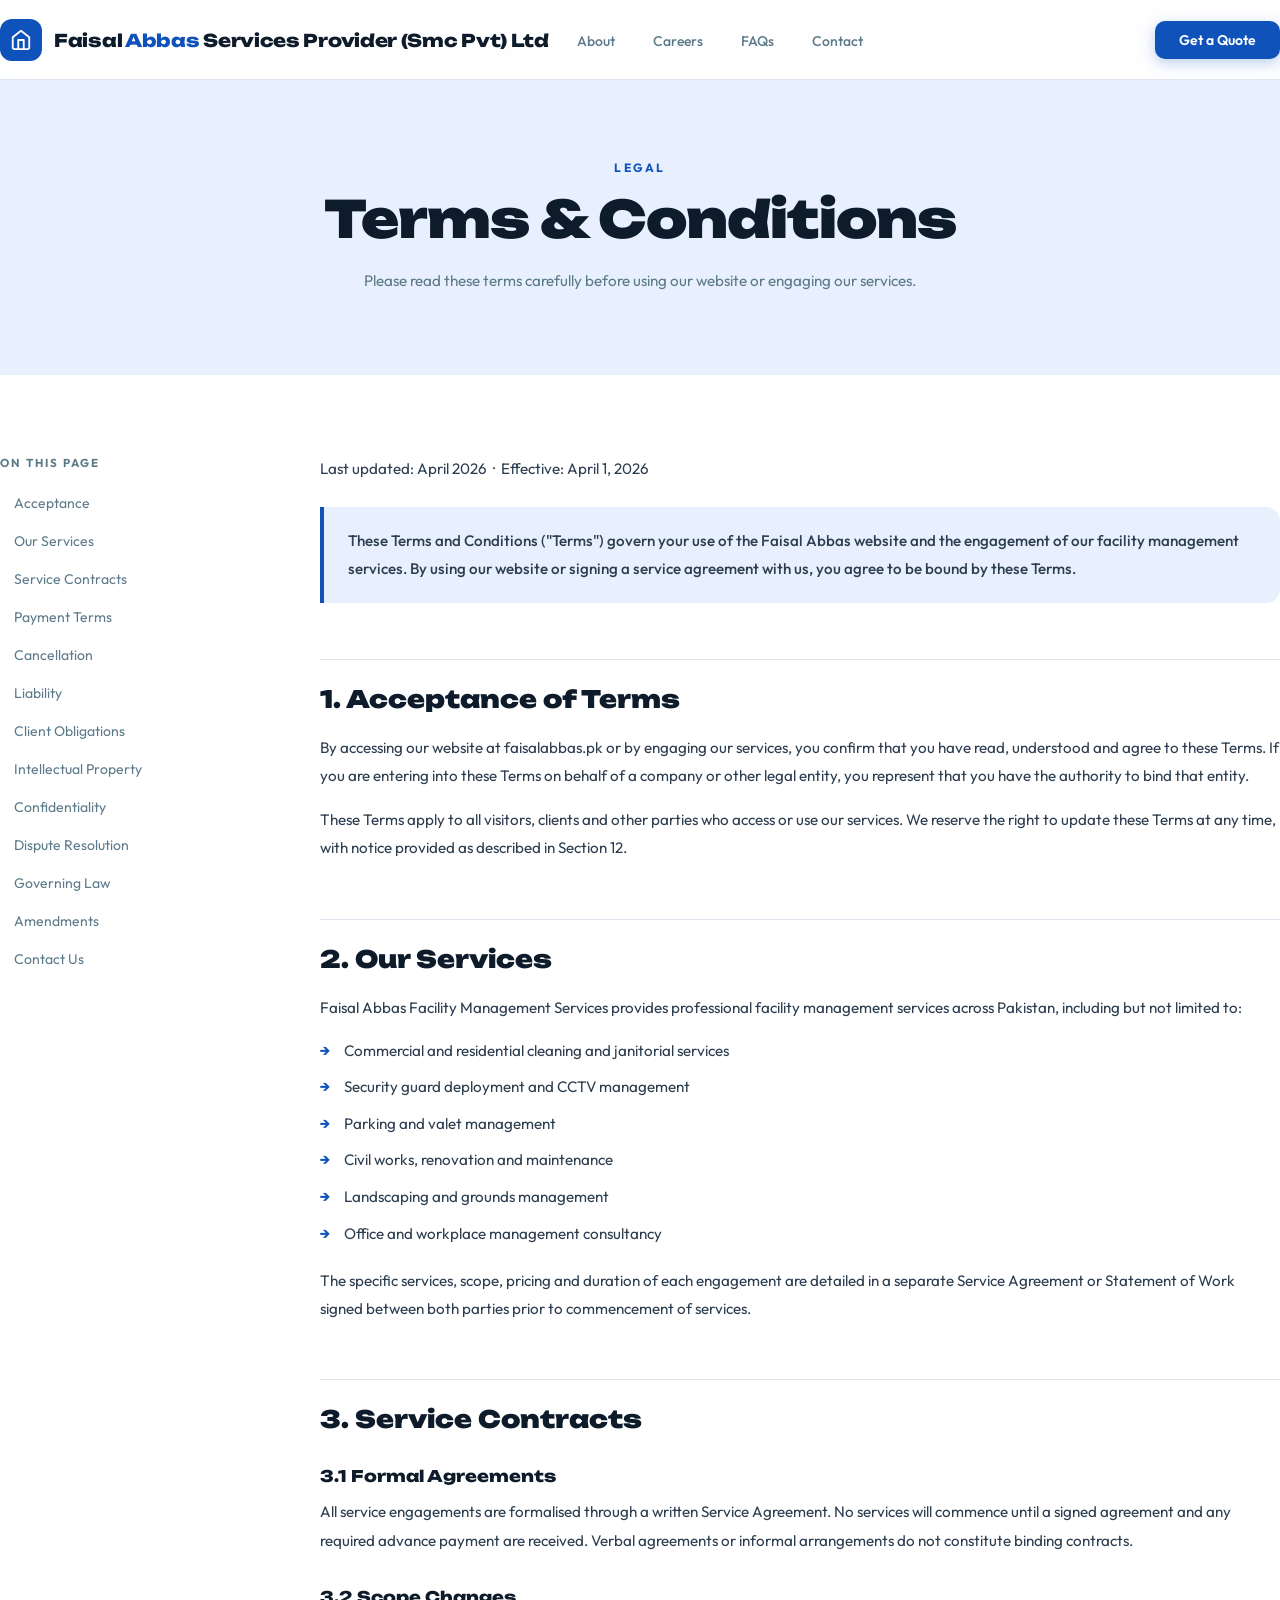
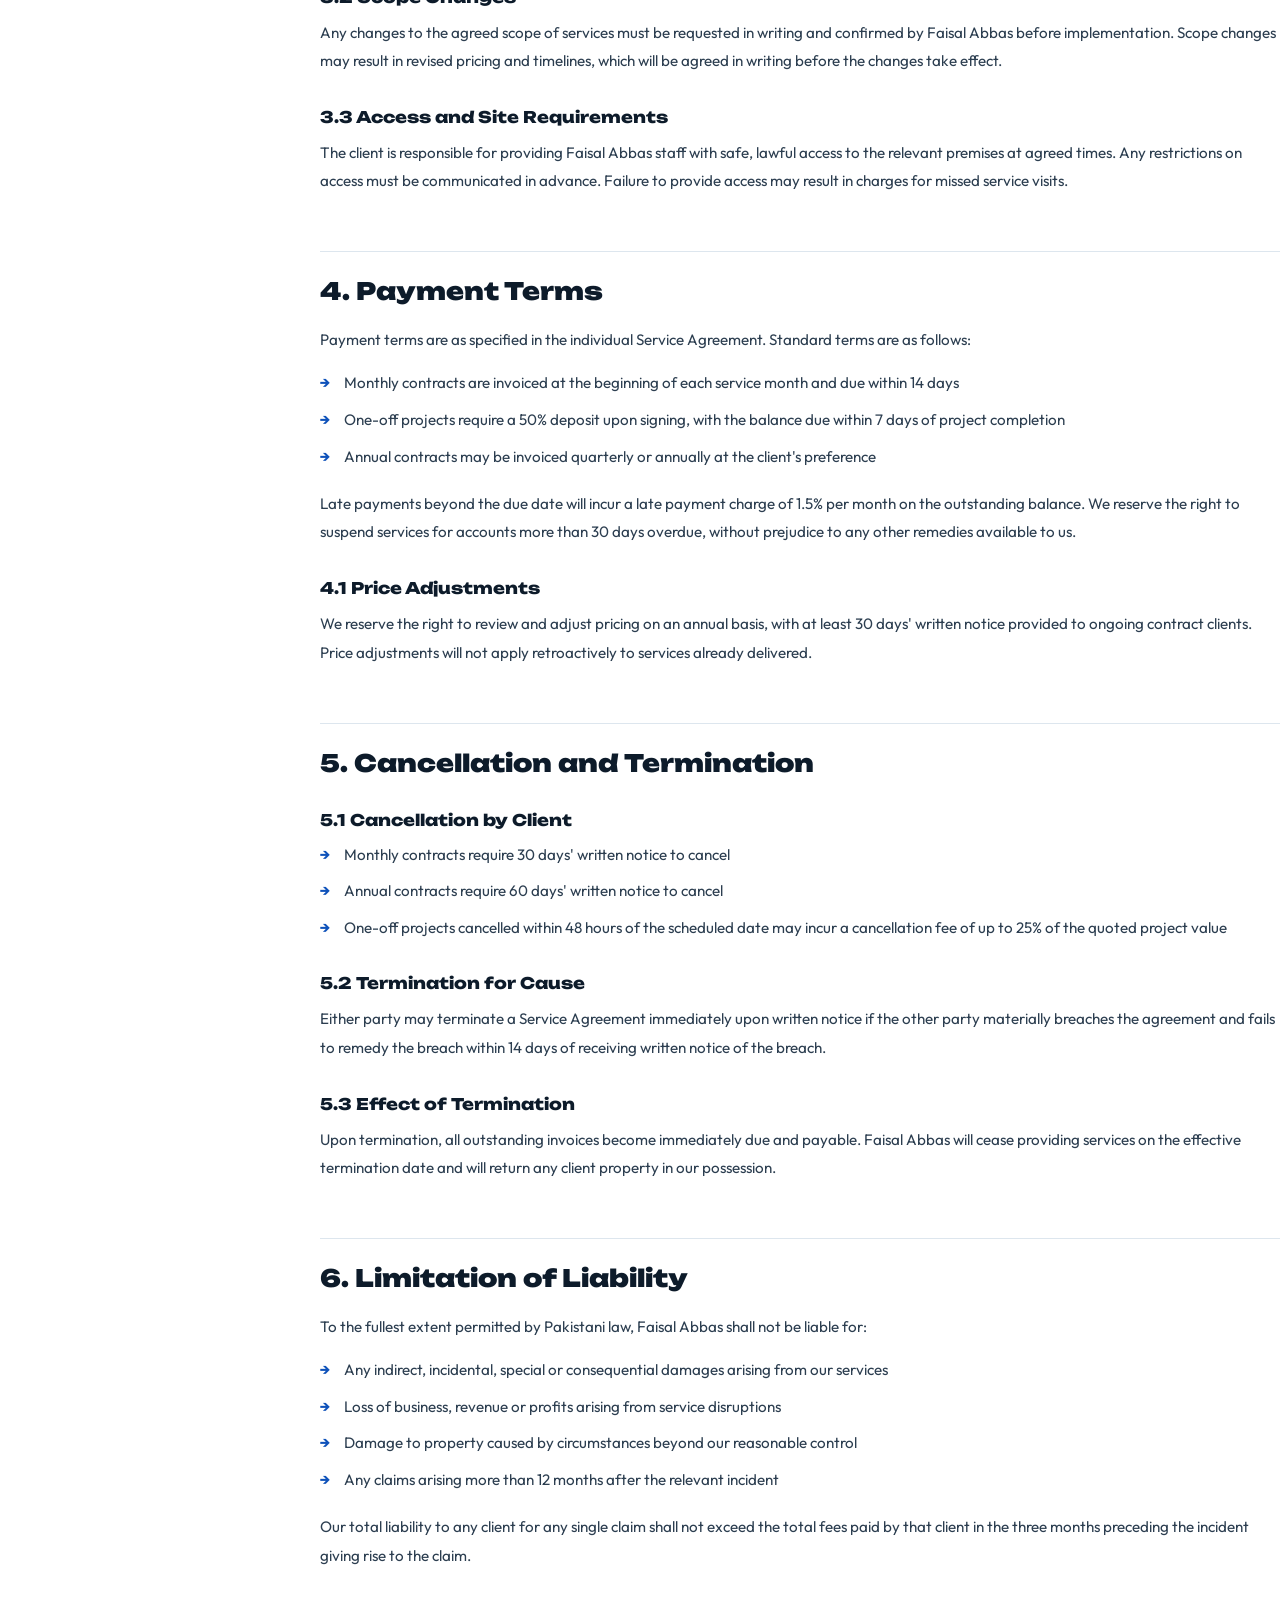
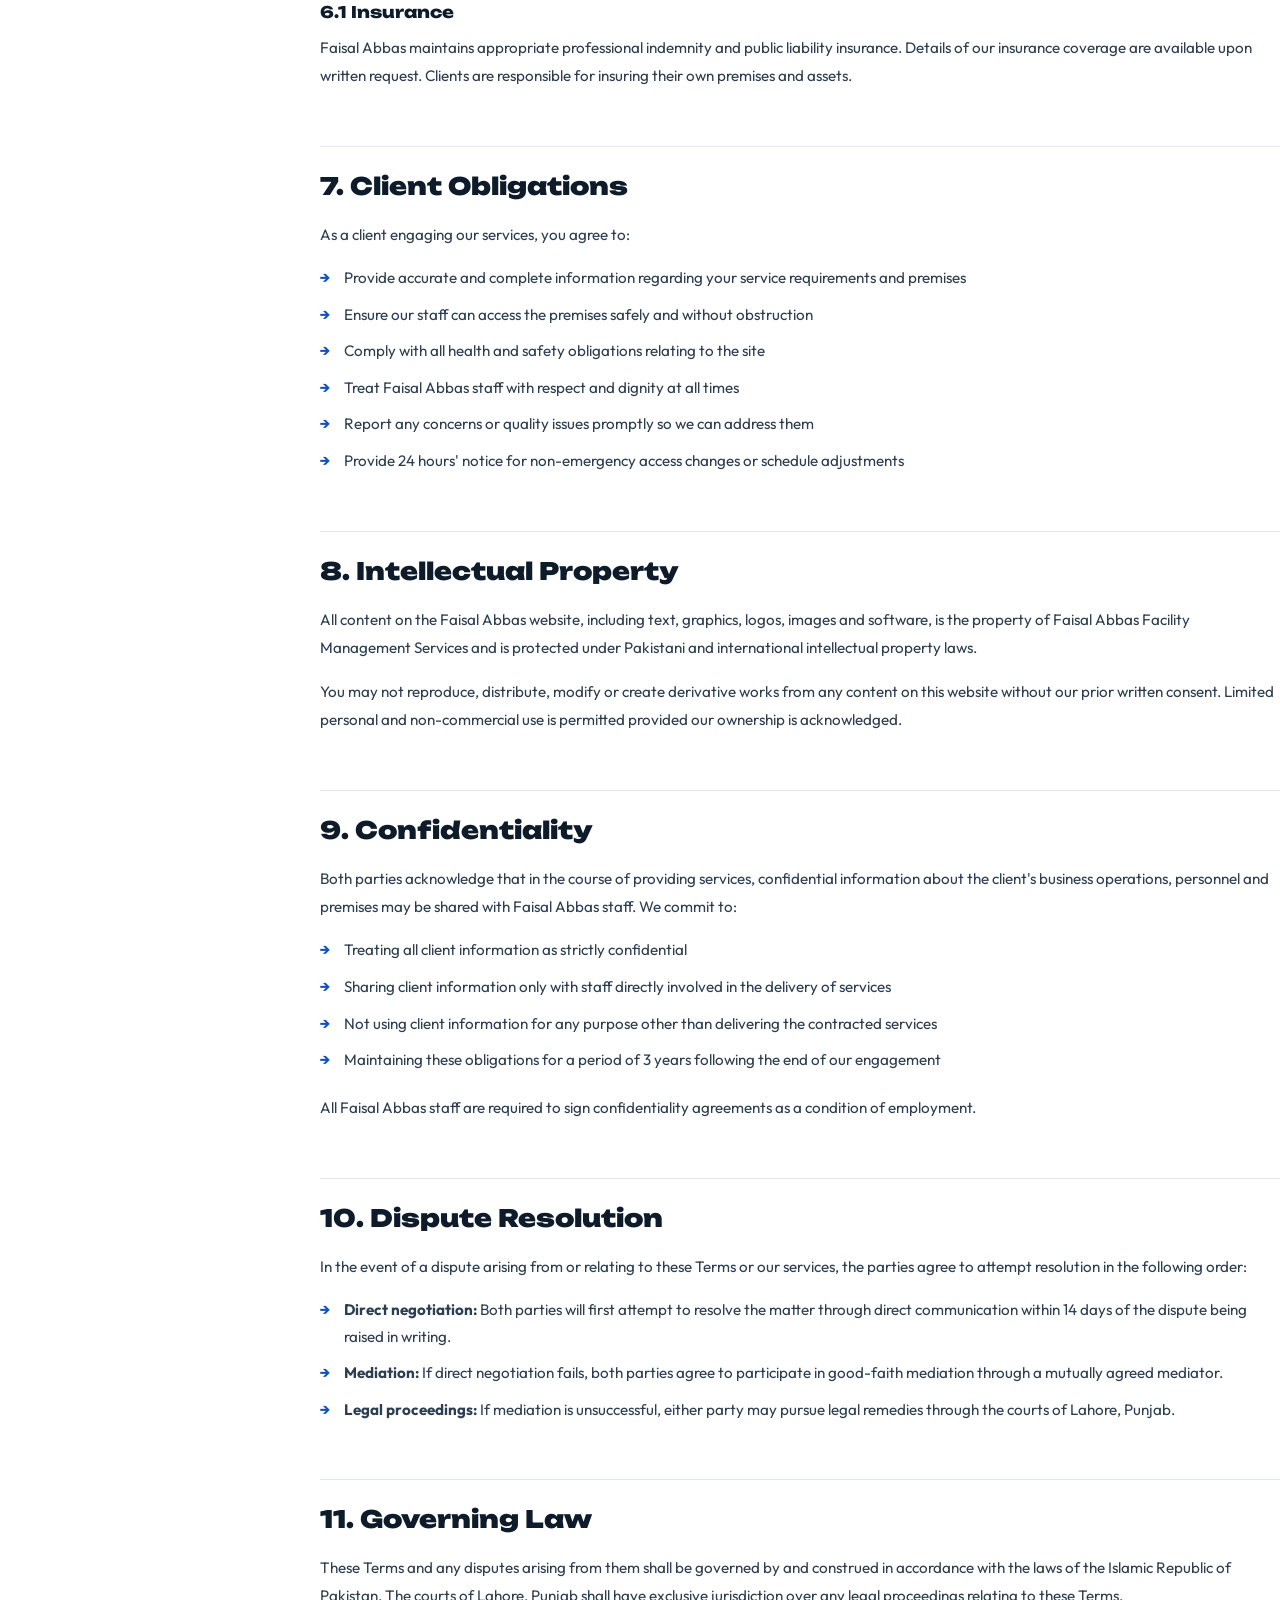
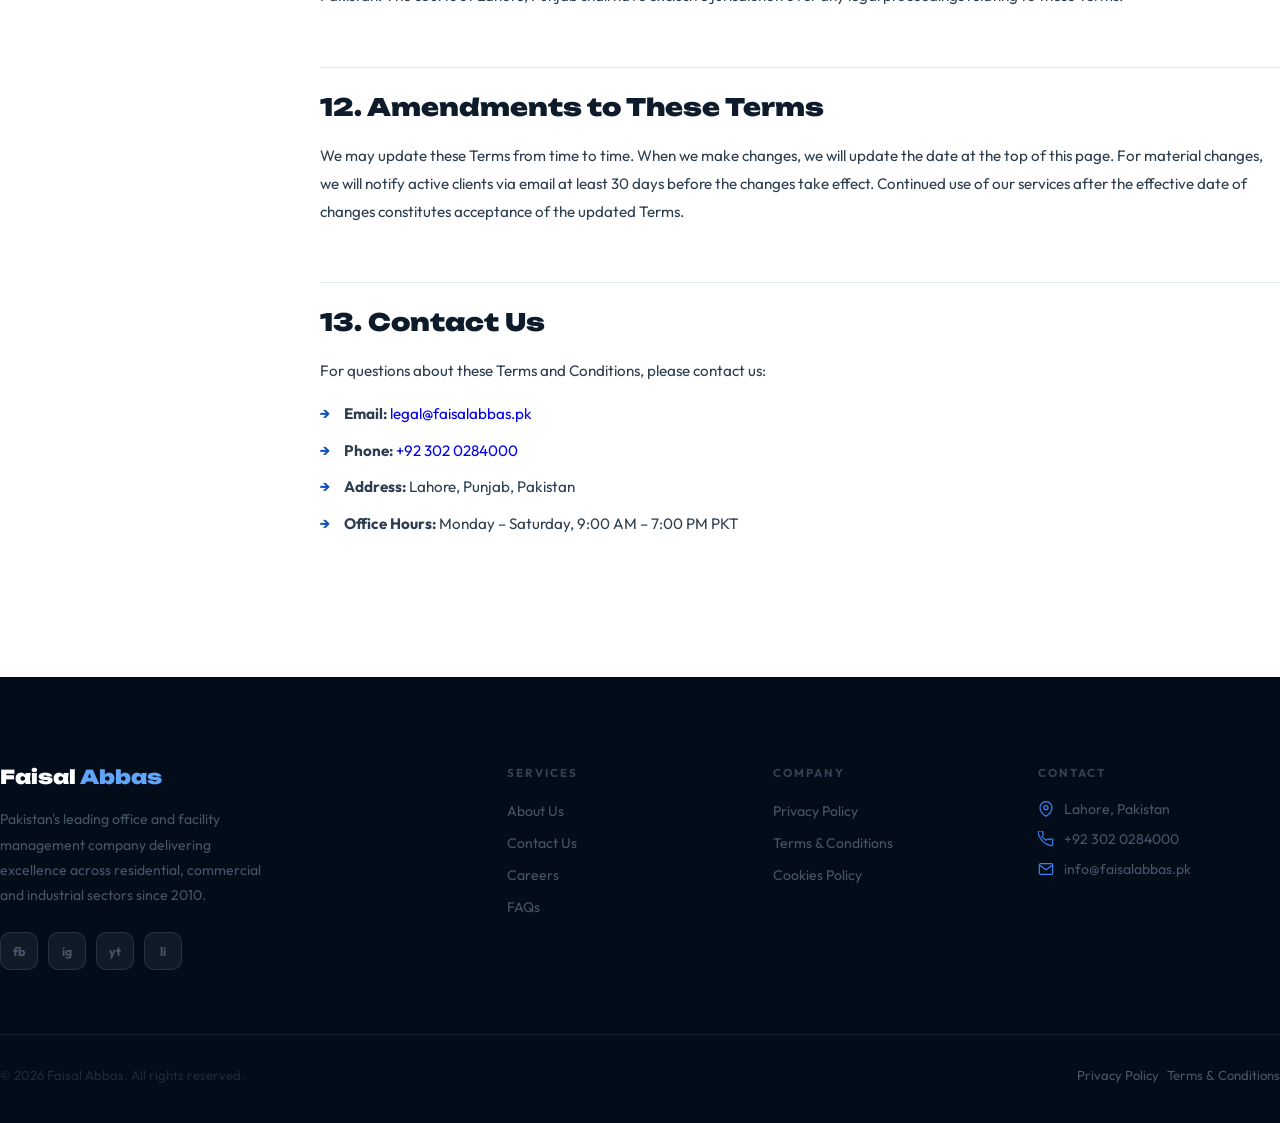
<file: terms.html>
<!doctype html>
<html lang="en">
  <head>
    <meta charset="UTF-8" />
    <meta name="viewport" content="width=device-width, initial-scale=1.0" />
    <title>Terms &amp; Conditions – Faisal Abbas</title>
    <link rel="preconnect" href="https://fonts.googleapis.com" />
    <link
      href="https://fonts.googleapis.com/css2?family=Unbounded:wght@700;800;900&family=Outfit:wght@300;400;500;600&display=swap"
      rel="stylesheet"
    />
    <link rel="stylesheet" href="./assets/css/style.css" />
  </head>
  <body>
    <!-- NAVBAR -->
    <nav class="nav" id="navbar">
      <div class="wrap nav-inner">
        <div class="nav-left">
          <a href="index.html" class="logo">
            <div class="logo-badge">
              <svg viewBox="0 0 24 24">
                <path d="M3 9l9-7 9 7v11a2 2 0 01-2 2H5a2 2 0 01-2-2z" />
                <polyline points="9 22 9 12 15 12 15 22" />
              </svg>
            </div>
            <span class="logo-name">Faisal <span>Abbas</span> Services Provider (Smc Pvt) Ltd</span>
          </a>
          <ul class="nav-links">
            <li><a href="about.html">About</a></li>
            <li><a href="./careers.html">Careers</a></li>
            <li><a href="faq.html">FAQs</a></li>
            <li><a href="contact.html">Contact</a></li>
          </ul>
        </div>
        <div class="nav-right">
          <a href="contact.html" class="btn-nav">Get a Quote</a>
          <button class="hamburger" id="ham" aria-label="Menu">
            <span></span><span></span><span></span>
          </button>
        </div>
      </div>
    </nav>

    <div class="mob-nav" id="mobNav">
      <a href="about.html">About Us</a>
      <a href="careers.html">Careers</a>
      <a href="faq.html">FAQs</a>
      <a href="contact.html">Contact</a>
      <a href="contact.html" class="mob-cta">Get a Free Quote →</a>
    </div>

    <!-- PAGE HERO -->
    <section class="page-hero">
      <span class="page-hero-eyebrow">Legal</span>
      <h1>Terms &amp; Conditions</h1>
      <p>
        Please read these terms carefully before using our website or engaging
        our services.
      </p>
    </section>

    <!-- LEGAL CONTENT -->
    <section class="legal-section">
      <div class="wrap">
        <div class="legal-grid">
          <!-- Sidebar Nav -->
          <aside class="legal-nav">
            <div class="legal-nav-title">On This Page</div>
            <ul>
              <li><a href="#acceptance">Acceptance</a></li>
              <li><a href="#services-desc">Our Services</a></li>
              <li><a href="#contracts">Service Contracts</a></li>
              <li><a href="#payment">Payment Terms</a></li>
              <li><a href="#cancellation">Cancellation</a></li>
              <li><a href="#liability">Liability</a></li>
              <li><a href="#conduct">Client Obligations</a></li>
              <li><a href="#ip">Intellectual Property</a></li>
              <li><a href="#confidentiality">Confidentiality</a></li>
              <li><a href="#dispute">Dispute Resolution</a></li>
              <li><a href="#governing">Governing Law</a></li>
              <li><a href="#amendments">Amendments</a></li>
              <li><a href="#contact-us">Contact Us</a></li>
            </ul>
          </aside>

          <!-- Main Content -->
          <div class="legal-content">
            <p class="legal-date">
              Last updated: April 2026 &nbsp;·&nbsp; Effective: April 1, 2026
            </p>

            <div class="legal-highlight">
              <p>
                These Terms and Conditions ("Terms") govern your use of the
                Faisal Abbas website and the engagement of our facility
                management services. By using our website or signing a service
                agreement with us, you agree to be bound by these Terms.
              </p>
            </div>

            <h2 id="acceptance">1. Acceptance of Terms</h2>
            <p>
              By accessing our website at faisalabbas.pk or by engaging our
              services, you confirm that you have read, understood and agree to
              these Terms. If you are entering into these Terms on behalf of a
              company or other legal entity, you represent that you have the
              authority to bind that entity.
            </p>
            <p>
              These Terms apply to all visitors, clients and other parties who
              access or use our services. We reserve the right to update these
              Terms at any time, with notice provided as described in Section
              12.
            </p>

            <h2 id="services-desc">2. Our Services</h2>
            <p>
              Faisal Abbas Facility Management Services provides professional
              facility management services across Pakistan, including but not
              limited to:
            </p>
            <ul>
              <li>
                Commercial and residential cleaning and janitorial services
              </li>
              <li>Security guard deployment and CCTV management</li>
              <li>Parking and valet management</li>
              <li>Civil works, renovation and maintenance</li>
              <li>Landscaping and grounds management</li>
              <li>Office and workplace management consultancy</li>
            </ul>
            <p>
              The specific services, scope, pricing and duration of each
              engagement are detailed in a separate Service Agreement or
              Statement of Work signed between both parties prior to
              commencement of services.
            </p>

            <h2 id="contracts">3. Service Contracts</h2>
            <h3>3.1 Formal Agreements</h3>
            <p>
              All service engagements are formalised through a written Service
              Agreement. No services will commence until a signed agreement and
              any required advance payment are received. Verbal agreements or
              informal arrangements do not constitute binding contracts.
            </p>

            <h3>3.2 Scope Changes</h3>
            <p>
              Any changes to the agreed scope of services must be requested in
              writing and confirmed by Faisal Abbas before implementation. Scope
              changes may result in revised pricing and timelines, which will be
              agreed in writing before the changes take effect.
            </p>

            <h3>3.3 Access and Site Requirements</h3>
            <p>
              The client is responsible for providing Faisal Abbas staff with
              safe, lawful access to the relevant premises at agreed times. Any
              restrictions on access must be communicated in advance. Failure to
              provide access may result in charges for missed service visits.
            </p>

            <h2 id="payment">4. Payment Terms</h2>
            <p>
              Payment terms are as specified in the individual Service
              Agreement. Standard terms are as follows:
            </p>
            <ul>
              <li>
                Monthly contracts are invoiced at the beginning of each service
                month and due within 14 days
              </li>
              <li>
                One-off projects require a 50% deposit upon signing, with the
                balance due within 7 days of project completion
              </li>
              <li>
                Annual contracts may be invoiced quarterly or annually at the
                client's preference
              </li>
            </ul>
            <p>
              Late payments beyond the due date will incur a late payment charge
              of 1.5% per month on the outstanding balance. We reserve the right
              to suspend services for accounts more than 30 days overdue,
              without prejudice to any other remedies available to us.
            </p>

            <h3>4.1 Price Adjustments</h3>
            <p>
              We reserve the right to review and adjust pricing on an annual
              basis, with at least 30 days' written notice provided to ongoing
              contract clients. Price adjustments will not apply retroactively
              to services already delivered.
            </p>

            <h2 id="cancellation">5. Cancellation and Termination</h2>
            <h3>5.1 Cancellation by Client</h3>
            <ul>
              <li>
                Monthly contracts require 30 days' written notice to cancel
              </li>
              <li>
                Annual contracts require 60 days' written notice to cancel
              </li>
              <li>
                One-off projects cancelled within 48 hours of the scheduled date
                may incur a cancellation fee of up to 25% of the quoted project
                value
              </li>
            </ul>

            <h3>5.2 Termination for Cause</h3>
            <p>
              Either party may terminate a Service Agreement immediately upon
              written notice if the other party materially breaches the
              agreement and fails to remedy the breach within 14 days of
              receiving written notice of the breach.
            </p>

            <h3>5.3 Effect of Termination</h3>
            <p>
              Upon termination, all outstanding invoices become immediately due
              and payable. Faisal Abbas will cease providing services on the
              effective termination date and will return any client property in
              our possession.
            </p>

            <h2 id="liability">6. Limitation of Liability</h2>
            <p>
              To the fullest extent permitted by Pakistani law, Faisal Abbas
              shall not be liable for:
            </p>
            <ul>
              <li>
                Any indirect, incidental, special or consequential damages
                arising from our services
              </li>
              <li>
                Loss of business, revenue or profits arising from service
                disruptions
              </li>
              <li>
                Damage to property caused by circumstances beyond our reasonable
                control
              </li>
              <li>
                Any claims arising more than 12 months after the relevant
                incident
              </li>
            </ul>
            <p>
              Our total liability to any client for any single claim shall not
              exceed the total fees paid by that client in the three months
              preceding the incident giving rise to the claim.
            </p>

            <h3>6.1 Insurance</h3>
            <p>
              Faisal Abbas maintains appropriate professional indemnity and
              public liability insurance. Details of our insurance coverage are
              available upon written request. Clients are responsible for
              insuring their own premises and assets.
            </p>

            <h2 id="conduct">7. Client Obligations</h2>
            <p>As a client engaging our services, you agree to:</p>
            <ul>
              <li>
                Provide accurate and complete information regarding your service
                requirements and premises
              </li>
              <li>
                Ensure our staff can access the premises safely and without
                obstruction
              </li>
              <li>
                Comply with all health and safety obligations relating to the
                site
              </li>
              <li>
                Treat Faisal Abbas staff with respect and dignity at all times
              </li>
              <li>
                Report any concerns or quality issues promptly so we can address
                them
              </li>
              <li>
                Provide 24 hours' notice for non-emergency access changes or
                schedule adjustments
              </li>
            </ul>

            <h2 id="ip">8. Intellectual Property</h2>
            <p>
              All content on the Faisal Abbas website, including text, graphics,
              logos, images and software, is the property of Faisal Abbas
              Facility Management Services and is protected under Pakistani and
              international intellectual property laws.
            </p>
            <p>
              You may not reproduce, distribute, modify or create derivative
              works from any content on this website without our prior written
              consent. Limited personal and non-commercial use is permitted
              provided our ownership is acknowledged.
            </p>

            <h2 id="confidentiality">9. Confidentiality</h2>
            <p>
              Both parties acknowledge that in the course of providing services,
              confidential information about the client's business operations,
              personnel and premises may be shared with Faisal Abbas staff. We
              commit to:
            </p>
            <ul>
              <li>Treating all client information as strictly confidential</li>
              <li>
                Sharing client information only with staff directly involved in
                the delivery of services
              </li>
              <li>
                Not using client information for any purpose other than
                delivering the contracted services
              </li>
              <li>
                Maintaining these obligations for a period of 3 years following
                the end of our engagement
              </li>
            </ul>
            <p>
              All Faisal Abbas staff are required to sign confidentiality
              agreements as a condition of employment.
            </p>

            <h2 id="dispute">10. Dispute Resolution</h2>
            <p>
              In the event of a dispute arising from or relating to these Terms
              or our services, the parties agree to attempt resolution in the
              following order:
            </p>
            <ul>
              <li>
                <strong>Direct negotiation:</strong> Both parties will first
                attempt to resolve the matter through direct communication
                within 14 days of the dispute being raised in writing.
              </li>
              <li>
                <strong>Mediation:</strong> If direct negotiation fails, both
                parties agree to participate in good-faith mediation through a
                mutually agreed mediator.
              </li>
              <li>
                <strong>Legal proceedings:</strong> If mediation is
                unsuccessful, either party may pursue legal remedies through the
                courts of Lahore, Punjab.
              </li>
            </ul>

            <h2 id="governing">11. Governing Law</h2>
            <p>
              These Terms and any disputes arising from them shall be governed
              by and construed in accordance with the laws of the Islamic
              Republic of Pakistan. The courts of Lahore, Punjab shall have
              exclusive jurisdiction over any legal proceedings relating to
              these Terms.
            </p>

            <h2 id="amendments">12. Amendments to These Terms</h2>
            <p>
              We may update these Terms from time to time. When we make changes,
              we will update the date at the top of this page. For material
              changes, we will notify active clients via email at least 30 days
              before the changes take effect. Continued use of our services
              after the effective date of changes constitutes acceptance of the
              updated Terms.
            </p>

            <h2 id="contact-us">13. Contact Us</h2>
            <p>
              For questions about these Terms and Conditions, please contact us:
            </p>
            <ul>
              <li>
                <strong>Email:</strong>
                <a href="mailto:legal@faisalabbas.pk">legal@faisalabbas.pk</a>
              </li>
              <li>
                <strong>Phone:</strong>
                <a href="tel:+923278142883">+92 302 0284000</a>
              </li>
              <li><strong>Address:</strong> Lahore, Punjab, Pakistan</li>
              <li>
                <strong>Office Hours:</strong> Monday – Saturday, 9:00 AM – 7:00
                PM PKT
              </li>
            </ul>
          </div>
        </div>
      </div>
    </section>

    <!-- FOOTER -->
    <footer class="footer">
      <div class="wrap">
        <div class="footer-grid">
          <div class="footer-brand">
            <div class="footer-logo">Faisal <em>Abbas</em></div>
            <p>
              Pakistan's leading office and facility management company
              delivering excellence across residential, commercial and
              industrial sectors since 2010.
            </p>
            <div class="footer-socials">
              <a href="#" class="f-soc">fb</a><a href="#" class="f-soc">ig</a
              ><a href="#" class="f-soc">yt</a><a href="#" class="f-soc">li</a>
            </div>
          </div>
          <div class="f-col">
            <h5>Services</h5>
            <ul>
              <li><a href="about.html">About Us</a></li>
              <li><a href="contact.html">Contact Us</a></li>
              <li><a href="careers.html">Careers</a></li>
              <li><a href="faq.html">FAQs</a></li>
            </ul>
          </div>
          <div class="f-col">
            <h5>Company</h5>
            <ul>
              <li><a href="privacy.html">Privacy Policy</a></li>
              <li><a href="terms.html">Terms &amp; Conditions</a></li>
              <li><a href="cookie-policy.html">Cookies Policy</a></li>
            </ul>
          </div>
          <div class="f-col">
            <h5>Contact</h5>
            <div class="footer-contact-item">
              <svg viewBox="0 0 24 24">
                <path d="M21 10c0 7-9 13-9 13s-9-6-9-13a9 9 0 0118 0z" />
                <circle cx="12" cy="10" r="3" />
              </svg>
              <span>Lahore, Pakistan</span>
            </div>
            <div class="footer-contact-item">
              <svg viewBox="0 0 24 24">
                <path
                  d="M22 16.92v3a2 2 0 01-2.18 2 19.79 19.79 0 01-8.63-3.07A19.5 19.5 0 013.07 9.81 19.79 19.79 0 01.01 1.18 2 2 0 012 0h3a2 2 0 012 1.72c.127.96.361 1.903.7 2.81a2 2 0 01-.45 2.11L6.09 7.91a16 16 0 006 6l1.27-1.27a2 2 0 012.11-.45c.907.339 1.85.573 2.81.7A2 2 0 0122 14.92v2z"
                />
              </svg>
              <a href="tel:+923278142883">+92 302 0284000</a>
            </div>
            <div class="footer-contact-item">
              <svg viewBox="0 0 24 24">
                <path
                  d="M4 4h16c1.1 0 2 .9 2 2v12c0 1.1-.9 2-2 2H4c-1.1 0-2-.9-2-2V6c0-1.1.9-2 2-2z"
                />
                <polyline points="22,6 12,13 2,6" />
              </svg>
              <a href="mailto:info@faisalabbas.pk">info@faisalabbas.pk</a>
            </div>
          </div>
        </div>
        <div class="footer-bottom">
          <p>© 2026 Faisal Abbas. All rights reserved.</p>
          <p>
            <a href="privacy.html">Privacy Policy</a> ·
            <a href="terms.html">Terms &amp; Conditions</a>
          </p>
        </div>
      </div>
    </footer>

    <script src="./assets/js/main.js"></script>
  </body>
</html>
</file>
<file: assets/css/style.css>
*,
*::before,
*::after {
  box-sizing: border-box;
  margin: 0;
  padding: 0;
}

:root {
  --primary: #0F52BA;
  --primary-dark: #0A3A8C;
  --primary-light: #E8F0FE;
  --primary-mid: #B3CCFF;
  --accent: #00B4A6;
  --accent-light: #E0F7F5;
  --gold: #F59E0B;
  --green: #16A34A;

  --ink: #0D1B2A;
  --body: #2C3E50;
  --muted: #5D7A8A;
  --border: #DDE6EE;
  --bg: #F4F7FA;
  --white: #FFFFFF;

  --nav-h: 80px;
  --max: 1440px;
  --gutter: clamp(24px, 5vw, 120px);
  --radius: 14px;
  --radius-lg: 24px;
  --radius-xl: 36px;
}

html {
  scroll-behavior: smooth;
}

body {
  font-family: 'Outfit', sans-serif;
  background: var(--white);
  color: var(--ink);
  overflow-x: hidden;
  -webkit-font-smoothing: antialiased;
}

img {
  display: block;
  max-width: 100%;
}

a {
  text-decoration: none;
}

.wrap {
  width: 100%;
  max-width: var(--max);
  margin: 0 auto;
}

.nav {
  position: fixed;
  top: 0;
  left: 0;
  right: 0;
  z-index: 9999;
  height: var(--nav-h);
  background: rgba(255, 255, 255, 0.92);
  backdrop-filter: blur(20px);
  -webkit-backdrop-filter: blur(20px);
  border-bottom: 1px solid var(--border);
  transition: box-shadow .3s;
}

.nav.scrolled {
  box-shadow: 0 4px 32px rgba(0, 0, 0, 0.08);
}

.nav-inner {
  height: 100%;
  display: flex;
  align-items: center;
  justify-content: space-between;
  gap: 32px;
}

.logo {
  display: flex;
  align-items: center;
  gap: 12px;
  flex-shrink: 0;
}

.logo-badge {
  width: 42px;
  height: 42px;
  border-radius: 12px;
  background: var(--primary);
  display: flex;
  align-items: center;
  justify-content: center;
}

.logo-badge svg {
  width: 22px;
  height: 22px;
  fill: none;
  stroke: #fff;
  stroke-width: 2;
  stroke-linecap: round;
  stroke-linejoin: round;
}

.logo-name {
  font-family: 'Unbounded', sans-serif;
  font-size: 1.1rem;
  font-weight: 800;
  color: var(--ink);
  letter-spacing: -.3px;
}

.logo-name span {
  color: var(--primary);
}

.nav-links {
  display: flex;
  align-items: center;
  gap: 2px;
  list-style: none;
  flex: 1;
  justify-content: center;
}

.nav-links a {
  font-size: .875rem;
  font-weight: 500;
  color: var(--muted);
  padding: 9px 18px;
  border-radius: 10px;
  transition: color .2s, background .2s;
}

.nav-links a:hover,
.nav-links a.active {
  color: var(--primary);
  background: var(--primary-light);
}

.nav-right {
  display: flex;
  align-items: center;
  gap: 12px;
  flex-shrink: 0;
}

.nav-tel {
  font-size: .875rem;
  font-weight: 500;
  color: var(--body);
  display: flex;
  align-items: center;
  gap: 6px;
}

.nav-tel svg {
  width: 15px;
  height: 15px;
  stroke: var(--primary);
  fill: none;
  stroke-width: 2;
}

.btn-nav {
  background: var(--primary);
  color: #fff;
  padding: 10px 24px;
  border-radius: 10px;
  font-size: .875rem;
  font-weight: 600;
  border: none;
  cursor: pointer;
  box-shadow: 0 4px 14px rgba(15, 82, 186, .28);
  transition: background .2s, transform .2s, box-shadow .2s;
  white-space: nowrap;
}

.btn-nav:hover {
  background: var(--primary-dark);
  transform: translateY(-1px);
  box-shadow: 0 8px 24px rgba(15, 82, 186, .4);
}

.btn-nav-outline {
  background: transparent;
  color: var(--primary);
  padding: 10px 24px;
  border-radius: 10px;
  font-size: .875rem;
  font-weight: 600;
  border: 1.5px solid var(--primary);
  cursor: pointer;
  transition: background .2s;
  white-space: nowrap;
  display: flex;
  align-items: center;
  gap: 6px;
}

.btn-nav-outline:hover {
  background: var(--primary-light);
}

.nav-left {
  display: flex;
  align-items: center;
  gap: 10px;
}

.hamburger {
  display: none;
  flex-direction: column;
  gap: 5px;
  background: none;
  border: none;
  cursor: pointer;
  padding: 6px;
}

.hamburger span {
  display: block;
  width: 24px;
  height: 2px;
  background: var(--ink);
  border-radius: 2px;
  transition: .28s;
}

.hamburger.open span:nth-child(1) {
  transform: rotate(45deg) translate(5px, 5px);
}

.hamburger.open span:nth-child(2) {
  opacity: 0;
}

.hamburger.open span:nth-child(3) {
  transform: rotate(-45deg) translate(5px, -5px);
}

.mob-nav {
  display: none;
  position: fixed;
  top: var(--nav-h);
  left: 0;
  right: 0;
  background: var(--white);
  border-bottom: 1px solid var(--border);
  z-index: 9998;
  padding: 20px var(--gutter) 28px;
  flex-direction: column;
  gap: 4px;
  box-shadow: 0 8px 32px rgba(0, 0, 0, .1);
}

.mob-nav.open {
  display: flex;
}

.mob-nav a {
  font-size: 1rem;
  font-weight: 500;
  color: var(--body);
  padding: 13px 16px;
  border-radius: 10px;
  transition: background .15s, color .15s;
}

.mob-nav a:hover {
  background: var(--primary-light);
  color: var(--primary);
}

.mob-nav .mob-cta {
  margin-top: 12px;
  background: var(--primary);
  color: #fff !important;
  text-align: center;
  font-weight: 600;
  border-radius: 12px;
  padding: 14px !important;
}

.hero {
  padding-top: var(--nav-h);
  min-height: 100vh;
  display: flex;
  flex-direction: column;
  background: var(--white);
  position: relative;
  overflow: hidden;
}

.hero::before {
  content: '';
  position: absolute;
  top: 0;
  right: 0;
  width: 52%;
  height: 100%;
  background: var(--primary-light);
  clip-path: polygon(8% 0%, 100% 0%, 100% 100%, 0% 100%);
  z-index: 0;
}

.hero-wrap {
  flex: 1;
  display: grid;
  grid-template-columns: 1fr 1fr;
  align-items: center;
  gap: 80px;
  padding-top: 80px;
  padding-bottom: 80px;
  position: relative;
  z-index: 1;
}

.hero-eyebrow {
  display: inline-flex;
  align-items: center;
  gap: 10px;
  background: var(--white);
  border: 1px solid var(--border);
  border-radius: 100px;
  padding: 7px 18px 7px 7px;
  margin-bottom: 32px;
  box-shadow: 0 2px 8px rgba(0, 0, 0, .06);
}

.eyebrow-dot {
  width: 32px;
  height: 32px;
  border-radius: 50%;
  background: var(--green);
  display: flex;
  align-items: center;
  justify-content: center;
}

.eyebrow-dot svg {
  width: 16px;
  height: 16px;
  stroke: #fff;
  fill: none;
  stroke-width: 2.5;
  stroke-linecap: round;
  stroke-linejoin: round;
}

.hero-eyebrow span {
  font-size: .8rem;
  font-weight: 600;
  color: var(--body);
  letter-spacing: .2px;
}

.hero h1 {
  font-family: 'Unbounded', sans-serif;
  font-size: clamp(2.6rem, 3.8vw, 5.2rem);
  font-weight: 900;
  line-height: 1.06;
  letter-spacing: -1.5px;
  color: var(--ink);
}

.hero h1 .accent {
  color: var(--primary);
}

.hero h1 .line-block {
  display: block;
}

.hero-sub {
  margin-top: 28px;
  font-size: clamp(.95rem, 1.1vw, 1.15rem);
  color: var(--muted);
  line-height: 1.8;
  max-width: 480px;
}

.hero-sectors {
  display: flex;
  gap: 10px;
  flex-wrap: wrap;
  margin-top: 24px;
}

.sector {
  font-size: .8rem;
  font-weight: 600;
  color: var(--body);
  background: var(--white);
  border: 1px solid var(--border);
  border-radius: 8px;
  padding: 6px 14px;
}

.hero-actions {
  display: flex;
  gap: 16px;
  flex-wrap: wrap;
  margin-top: 40px;
}

.btn-primary {
  display: inline-flex;
  align-items: center;
  gap: 10px;
  background: var(--primary);
  color: #fff;
  padding: 16px 36px;
  border-radius: var(--radius);
  font-size: 1rem;
  font-weight: 600;
  border: none;
  cursor: pointer;
  box-shadow: 0 6px 20px rgba(15, 82, 186, .35);
  transition: transform .22s, box-shadow .22s, background .22s;
}

.btn-primary:hover {
  transform: translateY(-3px);
  box-shadow: 0 14px 36px rgba(15, 82, 186, .45);
  background: var(--primary-dark);
}

.btn-primary svg {
  width: 18px;
  height: 18px;
  stroke: #fff;
  fill: none;
  stroke-width: 2;
}

.btn-secondary {
  display: inline-flex;
  align-items: center;
  gap: 10px;
  background: var(--white);
  color: var(--ink);
  padding: 16px 36px;
  border-radius: var(--radius);
  font-size: 1rem;
  font-weight: 600;
  border: 1.5px solid var(--border);
  transition: border-color .2s, transform .2s;
}

.btn-secondary:hover {
  border-color: #94a3b8;
  transform: translateY(-2px);
}

.hero-stats {
  display: flex;
  gap: 0;
  margin-top: 56px;
  background: var(--white);
  border: 1px solid var(--border);
  border-radius: 18px;
  overflow: hidden;
  box-shadow: 0 4px 24px rgba(0, 0, 0, .06);
  width: fit-content;
}

.hs {
  padding: 22px 32px;
  border-right: 1px solid var(--border);
  text-align: center;
}

.hs:last-child {
  border-right: none;
}

.hs-num {
  font-family: 'Unbounded', sans-serif;
  font-size: 1.9rem;
  font-weight: 900;
  color: var(--ink);
  line-height: 1;
}

.hs-num em {
  color: var(--primary);
  font-style: normal;
}

.hs-lbl {
  font-size: .72rem;
  font-weight: 600;
  text-transform: uppercase;
  letter-spacing: 1px;
  color: var(--muted);
  margin-top: 6px;
}

.hero-right {
  display: flex;
  flex-direction: column;
  gap: 16px;
}

.hero-card {
  background: var(--white);
  border: 1px solid var(--border);
  border-radius: var(--radius-lg);
  padding: 28px 32px;
  box-shadow: 0 8px 40px rgba(0, 0, 0, .07);
}

.hero-card-title {
  font-family: 'Unbounded', sans-serif;
  font-size: .85rem;
  font-weight: 800;
  color: var(--ink);
  margin-bottom: 20px;
  letter-spacing: -.2px;
}

.svc-row {
  display: flex;
  align-items: center;
  gap: 16px;
  padding: 13px 14px;
  border-radius: 12px;
  transition: background .2s;
  cursor: default;
  margin-bottom: 4px;
}

.svc-row:last-child {
  margin-bottom: 0;
}

.svc-row:hover {
  background: var(--bg);
}

.svc-ico {
  width: 48px;
  height: 48px;
  border-radius: 12px;
  display: flex;
  align-items: center;
  justify-content: center;
  font-size: 1.3rem;
  flex-shrink: 0;
}

.ico-blue {
  background: #dbeafe;
}

.ico-green {
  background: #dcfce7;
}

.ico-amber {
  background: #fef3c7;
}

.ico-pink {
  background: #fce7f3;
}

.ico-teal {
  background: #ccfbf1;
}

.ico-red {
  background: #fee2e2;
}

.svc-info h4 {
  font-size: .9rem;
  font-weight: 600;
  color: var(--ink);
  margin-bottom: 2px;
}

.svc-info p {
  font-size: .78rem;
  color: var(--muted);
}

.hero-trust {
  background: var(--primary);
  border-radius: var(--radius-lg);
  padding: 22px 28px;
  display: flex;
  align-items: center;
  gap: 18px;
}

.trust-icon {
  width: 48px;
  height: 48px;
  border-radius: 12px;
  background: rgba(255, 255, 255, .15);
  display: flex;
  align-items: center;
  justify-content: center;
  font-size: 1.4rem;
  flex-shrink: 0;
}

.trust-text strong {
  font-size: 1rem;
  font-weight: 700;
  color: #fff;
  display: block;
  margin-bottom: 3px;
}

.trust-text span {
  font-size: .82rem;
  color: rgba(255, 255, 255, .75);
}

.stats-band {
  background: var(--primary);
  padding: 52px 0;
}

.stats-band-inner {
  display: grid;
  grid-template-columns: repeat(4, 1fr);
  gap: 1px;
  background: rgba(255, 255, 255, .12);
  border-radius: 20px;
  overflow: hidden;
}

.sb-item {
  background: var(--primary);
  padding: 28px 20px;
  text-align: center;
  transition: background .2s;
}

.sb-item:hover {
  background: var(--primary-dark);
}

.sb-val {
  font-family: 'Unbounded', sans-serif;
  font-size: clamp(2rem, 2.8vw, 2.8rem);
  font-weight: 900;
  color: #fff;
  line-height: 1;
}

.sb-val em {
  color: rgba(255, 255, 255, .6);
  font-style: normal;
  font-size: .6em;
}

.sb-lbl {
  font-size: .78rem;
  font-weight: 600;
  color: rgba(255, 255, 255, .65);
  text-transform: uppercase;
  letter-spacing: 1px;
  margin-top: 8px;
}

.section {
  padding: 110px 0;
}

.section-alt {
  background: var(--bg);
}

.section-white {
  background: var(--white);
}

.sec-eyebrow {
  font-size: .75rem;
  font-weight: 700;
  letter-spacing: 2.5px;
  text-transform: uppercase;
  color: var(--primary);
  display: block;
  margin-bottom: 14px;
}

.sec-title {
  font-family: 'Unbounded', sans-serif;
  font-size: clamp(1.8rem, 2.5vw, 2.8rem);
  font-weight: 900;
  letter-spacing: -.5px;
  line-height: 1.1;
  color: var(--ink);
}

.sec-desc {
  font-size: clamp(.9rem, 1vw, 1.05rem);
  color: var(--muted);
  line-height: 1.8;
  max-width: 520px;
  margin-top: 14px;
}

.sec-head-row {
  display: flex;
  justify-content: space-between;
  align-items: flex-end;
  gap: 40px;
  margin-bottom: 64px;
  flex-wrap: wrap;
}

.sec-head-center {
  text-align: center;
  margin-bottom: 64px;
}

.sec-head-center .sec-desc {
  margin: 14px auto 0;
}

.srv-grid {
  display: grid;
  grid-template-columns: repeat(3, 1fr);
  gap: 24px;
}

.srv-card {
  background: var(--white);
  border: 1px solid var(--border);
  border-radius: var(--radius-lg);
  padding: 36px 32px;
  position: relative;
  cursor: default;
  transition: transform .3s, box-shadow .3s, border-color .3s;
}

.srv-card::after {
  content: '';
  position: absolute;
  inset: 0;
  border-radius: var(--radius-lg);
  border: 2px solid var(--primary);
  opacity: 0;
  transition: opacity .3s;
}

.srv-card:hover {
  transform: translateY(-8px);
  box-shadow: 0 20px 60px rgba(0, 0, 0, .1);
}

.srv-card:hover::after {
  opacity: 1;
}

.srv-top {
  display: flex;
  justify-content: space-between;
  align-items: flex-start;
  margin-bottom: 24px;
}

.srv-icon {
  width: 60px;
  height: 60px;
  border-radius: 16px;
  background: var(--primary-light);
  display: flex;
  align-items: center;
  justify-content: center;
  font-size: 1.6rem;
}

.srv-arrow {
  width: 36px;
  height: 36px;
  border-radius: 10px;
  background: var(--bg);
  border: 1px solid var(--border);
  display: flex;
  align-items: center;
  justify-content: center;
  color: var(--muted);
  font-size: 1rem;
  transition: background .2s, color .2s, border-color .2s;
}

.srv-card:hover .srv-arrow {
  background: var(--primary);
  color: #fff;
  border-color: var(--primary);
}

.srv-card h3 {
  font-family: 'Unbounded', sans-serif;
  font-size: 1rem;
  font-weight: 800;
  color: var(--ink);
  margin-bottom: 12px;
  letter-spacing: -.2px;
}

.srv-card p {
  font-size: .9rem;
  color: var(--muted);
  line-height: 1.75;
}

.srv-tag {
  display: inline-block;
  margin-top: 20px;
  font-size: .72rem;
  font-weight: 700;
  color: var(--primary);
  background: var(--primary-light);
  border-radius: 6px;
  padding: 4px 12px;
  letter-spacing: .3px;
}

.split-grid {
  display: grid;
  grid-template-columns: 1fr 1fr;
  gap: 100px;
  align-items: center;
}

.split-content .sec-desc {
  max-width: 100%;
}

.checklist {
  list-style: none;
  display: flex;
  flex-direction: column;
  gap: 14px;
  margin-top: 32px;
}

.checklist li {
  display: flex;
  align-items: flex-start;
  gap: 14px;
  font-size: .925rem;
  color: var(--body);
  line-height: 1.65;
}

.chk-box {
  width: 24px;
  height: 24px;
  border-radius: 7px;
  background: var(--primary);
  display: flex;
  align-items: center;
  justify-content: center;
  flex-shrink: 0;
  margin-top: 1px;
}

.chk-box svg {
  width: 13px;
  height: 13px;
  stroke: #fff;
  fill: none;
  stroke-width: 2.5;
  stroke-linecap: round;
  stroke-linejoin: round;
}

.split-actions {
  display: flex;
  gap: 14px;
  flex-wrap: wrap;
  margin-top: 40px;
}

.split-visual {
  position: relative;
}

.visual-panel {
  background: var(--primary-light);
  border-radius: var(--radius-xl);
  border: 1px solid var(--primary-mid);
  aspect-ratio: 4/5;
  display: flex;
  flex-direction: column;
  align-items: center;
  justify-content: center;
  gap: 20px;
  overflow: visible;
  position: relative;
}

.vp-emoji {
  font-size: 6rem;
}

.vp-label {
  font-size: .82rem;
  font-weight: 600;
  color: var(--body);
  background: var(--white);
  border: 1px solid var(--border);
  border-radius: 8px;
  padding: 7px 16px;
}

.vp-float {
  position: absolute;
  bottom: -20px;
  left: -28px;
  right: 28px;
  background: var(--white);
  border: 1px solid var(--border);
  border-radius: 16px;
  padding: 16px 20px;
  display: flex;
  align-items: center;
  gap: 14px;
  box-shadow: 0 8px 32px rgba(0, 0, 0, .1);
}

.vf-ico {
  width: 44px;
  height: 44px;
  border-radius: 11px;
  background: #dcfce7;
  display: flex;
  align-items: center;
  justify-content: center;
  font-size: 1.2rem;
  flex-shrink: 0;
}

.vf-content strong {
  font-size: .9rem;
  font-weight: 700;
  color: var(--ink);
  display: block;
}

.vf-content span {
  font-size: .78rem;
  color: var(--muted);
}

.proj-grid {
  display: grid;
  grid-template-columns: repeat(3, 1fr);
  gap: 24px;
}

.proj-card {
  background: var(--white);
  border: 1px solid var(--border);
  border-radius: var(--radius-lg);
  overflow: hidden;
  transition: transform .3s, box-shadow .3s;
}

.proj-card:hover {
  transform: translateY(-8px);
  box-shadow: 0 20px 60px rgba(0, 0, 0, .1);
}

.proj-thumb {
  height: 180px;
  display: flex;
  align-items: center;
  justify-content: center;
  font-size: 4rem;
  background: var(--primary-light);
}

.proj-body {
  padding: 28px 28px 32px;
}

.proj-cat {
  font-size: .72rem;
  font-weight: 700;
  text-transform: uppercase;
  letter-spacing: 1.5px;
  color: var(--accent);
  margin-bottom: 10px;
}

.proj-body h3 {
  font-family: 'Unbounded', sans-serif;
  font-size: .9rem;
  font-weight: 800;
  color: var(--ink);
  margin-bottom: 10px;
}

.proj-body p {
  font-size: .875rem;
  color: var(--muted);
  line-height: 1.7;
}

.proj-meta {
  display: flex;
  align-items: center;
  justify-content: space-between;
  margin-top: 20px;
  padding-top: 16px;
  border-top: 1px solid var(--border);
}

.proj-year {
  font-size: .78rem;
  font-weight: 600;
  color: var(--muted);
}

.proj-tag {
  font-size: .72rem;
  font-weight: 700;
  color: var(--primary);
  background: var(--primary-light);
  border-radius: 6px;
  padding: 4px 10px;
}

.mgmt-grid {
  display: grid;
  grid-template-columns: repeat(3, 1fr);
  gap: 2px;
  background: var(--border);
  border-radius: 24px;
  overflow: hidden;
  border: 1px solid var(--border);
}

.mgmt-card {
  background: var(--white);
  padding: 40px 36px;
  transition: background .2s;
  position: relative;
}

.mgmt-card:hover {
  background: var(--primary-light);
}

.mgmt-num {
  font-family: 'Unbounded', sans-serif;
  font-size: 2.4rem;
  font-weight: 900;
  color: var(--primary-mid);
  line-height: 1;
  margin-bottom: 18px;
}

.mgmt-card h4 {
  font-family: 'Unbounded', sans-serif;
  font-size: .9rem;
  font-weight: 800;
  color: var(--ink);
  margin-bottom: 10px;
  letter-spacing: -.2px;
}

.mgmt-card p {
  font-size: .875rem;
  color: var(--muted);
  line-height: 1.7;
}

.t-grid {
  display: grid;
  grid-template-columns: repeat(3, 1fr);
  gap: 24px;
}

.t-card {
  background: var(--white);
  border: 1px solid var(--border);
  border-radius: var(--radius-lg);
  padding: 32px;
  transition: transform .3s, box-shadow .3s;
  display: flex;
  flex-direction: column;
}

.t-card:hover {
  transform: translateY(-6px);
  box-shadow: 0 16px 48px rgba(0, 0, 0, .08);
}

.t-stars {
  display: flex;
  gap: 4px;
  margin-bottom: 18px;
}

.star {
  width: 16px;
  height: 16px;
  background: var(--gold);
  clip-path: polygon(50% 0%, 61% 35%, 98% 35%, 68% 57%, 79% 91%, 50% 70%, 21% 91%, 32% 57%, 2% 35%, 39% 35%);
}

.t-card blockquote {
  font-size: .9rem;
  color: var(--body);
  line-height: 1.8;
  font-style: italic;
  flex: 1;
  margin-bottom: 24px;
}

.t-author {
  display: flex;
  align-items: center;
  gap: 14px;
}

.t-avatar {
  width: 46px;
  height: 46px;
  border-radius: 50%;
  background: var(--primary-light);
  border: 2px solid var(--primary-mid);
  display: flex;
  align-items: center;
  justify-content: center;
  font-family: 'Unbounded', sans-serif;
  font-size: .75rem;
  font-weight: 800;
  color: var(--primary);
  flex-shrink: 0;
}

.t-info .t-name {
  font-size: .9rem;
  font-weight: 700;
  color: var(--ink);
}

.t-info .t-role {
  font-size: .78rem;
  color: var(--muted);
  margin-top: 2px;
}

.cta-section {
  background: var(--ink);
  padding: 120px 0;
  position: relative;
  overflow: hidden;
  text-align: center;
}

.cta-section::before {
  content: '';
  position: absolute;
  width: 800px;
  height: 800px;
  border-radius: 50%;
  background: radial-gradient(circle, rgba(15, 82, 186, .25), transparent 65%);
  top: 50%;
  left: 50%;
  transform: translate(-50%, -50%);
  pointer-events: none;
}

.cta-inner {
  position: relative;
  z-index: 1;
}

.cta-inner h2 {
  font-family: 'Unbounded', sans-serif;
  font-size: clamp(2rem, 4vw, 4rem);
  font-weight: 900;
  color: var(--white);
  line-height: 1.08;
  letter-spacing: -.8px;
  margin-bottom: 20px;
}

.cta-inner h2 em {
  color: #93c5fd;
  font-style: normal;
}

.cta-inner p {
  font-size: clamp(.95rem, 1.1vw, 1.1rem);
  color: #94a3b8;
  max-width: 500px;
  margin: 0 auto 44px;
  line-height: 1.8;
}

.cta-buttons {
  display: flex;
  gap: 16px;
  justify-content: center;
  flex-wrap: wrap;
}

.btn-cta-white {
  display: inline-flex;
  align-items: center;
  gap: 10px;
  background: var(--white);
  color: var(--ink);
  padding: 16px 36px;
  border-radius: var(--radius);
  font-size: 1rem;
  font-weight: 700;
  border: none;
  cursor: pointer;
  transition: transform .2s, box-shadow .2s;
}

.btn-cta-white:hover {
  transform: translateY(-3px);
  box-shadow: 0 12px 36px rgba(0, 0, 0, .25);
}

.btn-cta-outline {
  display: inline-flex;
  align-items: center;
  gap: 10px;
  background: transparent;
  color: var(--white);
  padding: 16px 36px;
  border-radius: var(--radius);
  font-size: 1rem;
  font-weight: 600;
  border: 1.5px solid rgba(255, 255, 255, .3);
  transition: border-color .2s, background .2s;
}

.btn-cta-outline:hover {
  border-color: rgba(255, 255, 255, .7);
  background: rgba(255, 255, 255, .07);
}

.cta-info {
  display: flex;
  justify-content: center;
  gap: 24px;
  flex-wrap: wrap;
  margin-top: 48px;
}

.cta-info-pill {
  display: flex;
  align-items: center;
  gap: 10px;
  background: rgba(255, 255, 255, .07);
  border: 1px solid rgba(255, 255, 255, .12);
  border-radius: 100px;
  padding: 10px 20px;
  font-size: .875rem;
  color: rgba(255, 255, 255, .75);
}

.cta-info-pill svg {
  width: 16px;
  height: 16px;
  stroke: #93c5fd;
  fill: none;
  stroke-width: 2;
}

.footer {
  background: #030D1A;
  padding: 88px 0 40px;
}

.footer-grid {
  display: grid;
  grid-template-columns: 2.2fr 1fr 1fr 1.2fr;
  gap: 64px;
  margin-bottom: 64px;
}

.footer-logo {
  font-family: 'Unbounded', sans-serif;
  font-size: 1.2rem;
  font-weight: 900;
  color: var(--white);
  margin-bottom: 18px;
}

.footer-logo em {
  color: #60a5fa;
  font-style: normal;
}

.footer-brand p {
  font-size: .875rem;
  color: #475569;
  line-height: 1.8;
  max-width: 280px;
}

.footer-socials {
  display: flex;
  gap: 10px;
  margin-top: 24px;
}

.f-soc {
  width: 38px;
  height: 38px;
  border-radius: 10px;
  background: rgba(255, 255, 255, .06);
  border: 1px solid rgba(255, 255, 255, .1);
  display: flex;
  align-items: center;
  justify-content: center;
  color: #475569;
  font-size: .78rem;
  font-weight: 700;
  transition: background .2s, color .2s, border-color .2s;
}

.f-soc:hover {
  background: var(--primary);
  color: var(--white);
  border-color: var(--primary);
}

.f-col h5 {
  font-size: .72rem;
  font-weight: 700;
  letter-spacing: 2px;
  text-transform: uppercase;
  color: #334155;
  margin-bottom: 20px;
}

.f-col ul {
  list-style: none;
  display: flex;
  flex-direction: column;
  gap: 12px;
}

.f-col ul li a {
  font-size: .875rem;
  color: #475569;
  transition: color .15s;
}

.f-col ul li a:hover {
  color: var(--white);
}

.footer-contact-item {
  display: flex;
  align-items: center;
  gap: 10px;
  font-size: .875rem;
  color: #475569;
  margin-bottom: 12px;
}

.footer-contact-item svg {
  width: 16px;
  height: 16px;
  stroke: #3b82f6;
  fill: none;
  stroke-width: 1.8;
  flex-shrink: 0;
}

.footer-contact-item a {
  color: #475569;
  transition: color .15s;
}

.footer-contact-item a:hover {
  color: var(--white);
}

.footer-bottom {
  border-top: 1px solid rgba(255, 255, 255, .07);
  padding-top: 32px;
  display: flex;
  justify-content: space-between;
  align-items: center;
  flex-wrap: wrap;
  gap: 12px;
}

.footer-bottom p {
  font-size: .82rem;
  color: #1e293b;
}

.footer-bottom a {
  color: #475569;
  transition: color .15s;
}

.footer-bottom a:hover {
  color: var(--white);
}

.page-hero {
  padding-top: calc(var(--nav-h) + 80px);
  padding-bottom: 80px;
  background: var(--primary-light);
  text-align: center;
}

.page-hero-eyebrow {
  font-size: .75rem;
  font-weight: 700;
  letter-spacing: 2.5px;
  text-transform: uppercase;
  color: var(--primary);
  display: block;
  margin-bottom: 16px;
}

.page-hero h1 {
  font-family: 'Unbounded', sans-serif;
  font-size: clamp(2rem, 4vw, 3.5rem);
  font-weight: 900;
  color: var(--ink);
  letter-spacing: -1px;
  line-height: 1.1;
}

.page-hero p {
  font-size: clamp(.95rem, 1.1vw, 1.1rem);
  color: var(--muted);
  max-width: 560px;
  margin: 20px auto 0;
  line-height: 1.8;
}

.story-grid {
  display: grid;
  grid-template-columns: 1fr 1fr;
  gap: 100px;
  align-items: center;
}

.story-visual {
  background: var(--primary-light);
  border-radius: var(--radius-xl);
  border: 1px solid var(--primary-mid);
  aspect-ratio: 1;
  display: flex;
  flex-direction: column;
  align-items: center;
  justify-content: center;
  gap: 20px;
}

.story-emoji {
  font-size: 6rem;
}

.story-year {
  font-family: 'Unbounded', sans-serif;
  font-size: 1.2rem;
  font-weight: 900;
  color: var(--primary);
}

.story-content p {
  font-size: .95rem;
  color: var(--body);
  line-height: 1.9;
  margin-top: 20px;
}

.about-stats {
  display: grid;
  grid-template-columns: repeat(4, 1fr);
  gap: 24px;
  margin-top: 56px;
}

.about-stat-card {
  background: var(--white);
  border: 1px solid var(--border);
  border-radius: var(--radius-lg);
  padding: 32px 24px;
  text-align: center;
}

.about-stat-num {
  font-family: 'Unbounded', sans-serif;
  font-size: 2.4rem;
  font-weight: 900;
  color: var(--primary);
  line-height: 1;
}

.about-stat-num em {
  color: var(--muted);
  font-style: normal;
  font-size: .55em;
}

.about-stat-lbl {
  font-size: .8rem;
  font-weight: 600;
  text-transform: uppercase;
  letter-spacing: 1px;
  color: var(--muted);
  margin-top: 8px;
}

.values-grid {
  display: grid;
  grid-template-columns: repeat(3, 1fr);
  gap: 24px;
}

.value-card {
  background: var(--white);
  border: 1px solid var(--border);
  border-radius: var(--radius-lg);
  padding: 36px 32px;
  transition: transform .3s, box-shadow .3s;
}

.value-card:hover {
  transform: translateY(-6px);
  box-shadow: 0 16px 48px rgba(0, 0, 0, .08);
}

.value-icon {
  width: 56px;
  height: 56px;
  border-radius: 14px;
  background: var(--primary-light);
  display: flex;
  align-items: center;
  justify-content: center;
  font-size: 1.5rem;
  margin-bottom: 20px;
}

.value-card h3 {
  font-family: 'Unbounded', sans-serif;
  font-size: .95rem;
  font-weight: 800;
  color: var(--ink);
  margin-bottom: 10px;
}

.value-card p {
  font-size: .88rem;
  color: var(--muted);
  line-height: 1.75;
}

.team-grid {
  display: grid;
  grid-template-columns: repeat(3, 1fr);
  gap: 24px;
}

.team-card {
  background: var(--white);
  border: 1px solid var(--border);
  border-radius: var(--radius-lg);
  padding: 36px 28px;
  text-align: center;
  transition: transform .3s, box-shadow .3s;
}

.team-card:hover {
  transform: translateY(-6px);
  box-shadow: 0 16px 48px rgba(0, 0, 0, .08);
}

.team-avatar {
  width: 88px;
  height: 88px;
  border-radius: 50%;
  background: var(--primary);
  display: flex;
  align-items: center;
  justify-content: center;
  font-family: 'Unbounded', sans-serif;
  font-size: 1.4rem;
  font-weight: 900;
  color: #fff;
  margin: 0 auto 20px;
  border: 4px solid var(--primary-mid);
}

.team-name {
  font-family: 'Unbounded', sans-serif;
  font-size: .95rem;
  font-weight: 800;
  color: var(--ink);
}

.team-role {
  font-size: .82rem;
  color: var(--primary);
  font-weight: 600;
  margin-top: 6px;
}

.team-bio {
  font-size: .83rem;
  color: var(--muted);
  line-height: 1.7;
  margin-top: 12px;
}

.why-list {
  display: flex;
  flex-direction: column;
  gap: 20px;
}

.why-item {
  display: flex;
  align-items: flex-start;
  gap: 20px;
  background: var(--white);
  border: 1px solid var(--border);
  border-radius: var(--radius);
  padding: 24px 28px;
  transition: border-color .2s;
}

.why-item:hover {
  border-color: var(--primary);
}

.why-num {
  font-family: 'Unbounded', sans-serif;
  font-size: 1.4rem;
  font-weight: 900;
  color: var(--primary-mid);
  flex-shrink: 0;
  width: 48px;
}

.why-item h4 {
  font-size: .95rem;
  font-weight: 700;
  color: var(--ink);
  margin-bottom: 6px;
}

.why-item p {
  font-size: .875rem;
  color: var(--muted);
  line-height: 1.7;
}

.contact-section {
  padding: 100px 0;
}

.contact-grid {
  display: grid;
  grid-template-columns: 1fr 1.4fr;
  gap: 80px;
  align-items: start;
}

.contact-info-title {
  font-family: 'Unbounded', sans-serif;
  font-size: 1.3rem;
  font-weight: 900;
  color: var(--ink);
  margin-bottom: 12px;
}

.contact-info-desc {
  font-size: .9rem;
  color: var(--muted);
  line-height: 1.8;
  margin-bottom: 40px;
}

.contact-cards {
  display: flex;
  flex-direction: column;
  gap: 16px;
}

.contact-card {
  display: flex;
  align-items: flex-start;
  gap: 18px;
  background: var(--bg);
  border: 1px solid var(--border);
  border-radius: var(--radius);
  padding: 20px 22px;
  transition: border-color .2s;
}

.contact-card:hover {
  border-color: var(--primary);
}

.contact-card-icon {
  width: 48px;
  height: 48px;
  border-radius: 12px;
  background: var(--primary-light);
  display: flex;
  align-items: center;
  justify-content: center;
  font-size: 1.2rem;
  flex-shrink: 0;
}

.contact-card h4 {
  font-size: .88rem;
  font-weight: 700;
  color: var(--ink);
  margin-bottom: 4px;
}

.contact-card p,
.contact-card a {
  font-size: .85rem;
  color: var(--muted);
  line-height: 1.6;
  transition: color .15s;
}

.contact-card a:hover {
  color: var(--primary);
}

.contact-form-wrap {
  background: var(--white);
  border: 1px solid var(--border);
  border-radius: var(--radius-lg);
  padding: 48px 44px;
  box-shadow: 0 8px 40px rgba(0, 0, 0, .06);
}

.form-title {
  font-family: 'Unbounded', sans-serif;
  font-size: 1.1rem;
  font-weight: 800;
  color: var(--ink);
  margin-bottom: 8px;
}

.form-subtitle {
  font-size: .875rem;
  color: var(--muted);
  margin-bottom: 36px;
}

.form-row {
  display: grid;
  grid-template-columns: 1fr 1fr;
  gap: 20px;
}

.form-group {
  display: flex;
  flex-direction: column;
  gap: 8px;
  margin-bottom: 20px;
}

.form-group label {
  font-size: .82rem;
  font-weight: 600;
  color: var(--body);
}

.form-group input,
.form-group select,
.form-group textarea {
  width: 100%;
  padding: 13px 16px;
  border: 1.5px solid var(--border);
  border-radius: 10px;
  font-family: 'Outfit', sans-serif;
  font-size: .9rem;
  color: var(--ink);
  background: var(--white);
  transition: border-color .2s, box-shadow .2s;
  outline: none;
}

.form-group input:focus,
.form-group select:focus,
.form-group textarea:focus {
  border-color: var(--primary);
  box-shadow: 0 0 0 3px rgba(15, 82, 186, .1);
}

.form-group textarea {
  resize: vertical;
  min-height: 120px;
}

.btn-submit {
  width: 100%;
  display: flex;
  align-items: center;
  justify-content: center;
  gap: 10px;
  background: var(--primary);
  color: #fff;
  padding: 16px 32px;
  border-radius: var(--radius);
  font-family: 'Outfit', sans-serif;
  font-size: 1rem;
  font-weight: 600;
  border: none;
  cursor: pointer;
  box-shadow: 0 6px 20px rgba(15, 82, 186, .35);
  transition: background .2s, transform .2s, box-shadow .2s;
  margin-top: 8px;
}

.btn-submit:hover {
  background: var(--primary-dark);
  transform: translateY(-2px);
  box-shadow: 0 10px 30px rgba(15, 82, 186, .45);
}

.btn-submit svg {
  width: 18px;
  height: 18px;
  stroke: #fff;
  fill: none;
  stroke-width: 2;
}

.form-success {
  display: none;
  text-align: center;
  padding: 40px;
}

.form-success.show {
  display: block;
}

.success-icon {
  font-size: 3rem;
  margin-bottom: 16px;
}

.success-title {
  font-family: 'Unbounded', sans-serif;
  font-size: 1.1rem;
  font-weight: 800;
  color: var(--ink);
  margin-bottom: 10px;
}

.success-msg {
  font-size: .9rem;
  color: var(--muted);
  line-height: 1.7;
}

.legal-section {
  padding: 80px 0 120px;
}

.legal-grid {
  display: grid;
  grid-template-columns: 240px 1fr;
  gap: 80px;
  align-items: start;
}

.legal-nav {
  position: sticky;
  top: calc(var(--nav-h) + 32px);
}

.legal-nav-title {
  font-size: .72rem;
  font-weight: 700;
  text-transform: uppercase;
  letter-spacing: 2px;
  color: var(--muted);
  margin-bottom: 16px;
}

.legal-nav ul {
  list-style: none;
  display: flex;
  flex-direction: column;
  gap: 4px;
}

.legal-nav ul li a {
  font-size: .875rem;
  color: var(--muted);
  padding: 8px 14px;
  border-radius: 8px;
  display: block;
  transition: background .15s, color .15s;
}

.legal-nav ul li a:hover,
.legal-nav ul li a.active {
  background: var(--primary-light);
  color: var(--primary);
}

.legal-content h2 {
  font-family: 'Unbounded', sans-serif;
  font-size: 1.5rem;
  font-weight: 900;
  color: var(--ink);
  margin: 56px 0 20px;
  padding-top: 24px;
  border-top: 1px solid var(--border);
}

.legal-content h2:first-child {
  margin-top: 0;
  border-top: none;
  padding-top: 0;
}

.legal-content h3 {
  font-family: 'Unbounded', sans-serif;
  font-size: 1rem;
  font-weight: 800;
  color: var(--ink);
  margin: 32px 0 12px;
}

.legal-content p {
  font-size: .95rem;
  color: var(--body);
  line-height: 1.85;
  margin-bottom: 16px;
}

.legal-content ul {
  list-style: none;
  display: flex;
  flex-direction: column;
  gap: 10px;
  margin-bottom: 20px;
}

.legal-content ul li {
  font-size: .95rem;
  color: var(--body);
  line-height: 1.75;
  padding-left: 24px;
  position: relative;
}

.legal-content ul li::before {
  content: '→';
  position: absolute;
  left: 0;
  color: var(--primary);
  font-weight: 700;
}

.legal-highlight {
  background: var(--primary-light);
  border-left: 4px solid var(--primary);
  border-radius: 0 var(--radius) var(--radius) 0;
  padding: 20px 24px;
  margin: 24px 0;
}

.legal-highlight p {
  margin: 0;
  font-weight: 500;
}

.legal-date {
  font-size: .82rem;
  color: var(--muted);
  margin-bottom: 40px;
}

.r {
  opacity: 0;
  transform: translateY(32px);
  transition: opacity .6s ease, transform .6s ease;
}

.r.v {
  opacity: 1;
  transform: none;
}

.r.d1 {
  transition-delay: .1s;
}

.r.d2 {
  transition-delay: .2s;
}

.r.d3 {
  transition-delay: .3s;
}

@media (max-width: 1200px) {
  .hero-wrap {
    gap: 56px;
  }

  .split-grid {
    gap: 64px;
  }

  .footer-grid {
    grid-template-columns: 1.8fr 1fr 1fr 1fr;
    gap: 40px;
  }
}

@media (max-width: 1024px) {
  :root {
    --nav-h: 68px;
  }

  .nav-links,
  .nav-tel {
    display: none;
  }

  .hamburger {
    display: flex;
  }

  .hero::before {
    display: none;
  }

  .hero-wrap {
    grid-template-columns: 1fr;
    gap: 0;
    padding-top: 60px;
    padding-bottom: 60px;
  }

  .hero-right {
    display: none;
  }

  .hero-stats {
    width: 100%;
  }

  .hs {
    flex: 1;
    padding: 18px 20px;
  }

  .srv-grid {
    grid-template-columns: 1fr 1fr;
    gap: 20px;
  }

  .split-grid {
    grid-template-columns: 1fr;
    gap: 56px;
  }

  .mgmt-grid {
    grid-template-columns: 1fr 1fr;
  }

  .t-grid {
    grid-template-columns: 1fr 1fr;
    gap: 20px;
  }

  .stats-band-inner {
    grid-template-columns: 1fr 1fr;
  }

  .footer-grid {
    grid-template-columns: 1fr 1fr;
    gap: 40px;
  }

  .footer-brand {
    grid-column: 1 / -1;
  }

  .footer-brand p {
    max-width: 480px;
  }

  .about-stats {
    grid-template-columns: 1fr 1fr;
  }

  .story-grid {
    grid-template-columns: 1fr;
    gap: 56px;
  }

  .contact-grid {
    grid-template-columns: 1fr;
    gap: 48px;
  }

  .legal-grid {
    grid-template-columns: 1fr;
  }

  .legal-nav {
    display: none;
  }

  .proj-grid {
    grid-template-columns: 1fr 1fr;
  }
}

@media (max-width: 768px) {
  .section {
    padding: 80px 0;
  }

  .hero-stats {
    flex-wrap: wrap;
    width: 100%;
    border-radius: 14px;
  }

  .hs {
    flex: 1 1 40%;
    border-bottom: 1px solid var(--border);
  }

  .hs:nth-child(odd) {
    border-right: 1px solid var(--border);
  }

  .hs:nth-last-child(-n+2) {
    border-bottom: none;
  }

  .sec-head-row {
    flex-direction: column;
    align-items: flex-start;
    gap: 16px;
  }

  .sec-head-row .sec-desc {
    max-width: 100%;
  }

  .srv-grid {
    grid-template-columns: 1fr;
    gap: 16px;
  }

  .mgmt-grid {
    grid-template-columns: 1fr;
  }

  .t-grid {
    grid-template-columns: 1fr;
    gap: 16px;
  }

  .stats-band-inner {
    grid-template-columns: 1fr 1fr;
  }

  .sb-item {
    padding: 24px 16px;
  }

  .footer-grid {
    grid-template-columns: 1fr;
    gap: 36px;
  }

  .values-grid {
    grid-template-columns: 1fr;
  }

  .team-grid {
    grid-template-columns: 1fr 1fr;
  }

  .proj-grid {
    grid-template-columns: 1fr;
  }
}

@media (max-width: 480px) {
  :root {
    --nav-h: 60px;
    --gutter: 20px;
  }

  .logo-name {
    font-size: .95rem;
  }

  .hero h1 {
    letter-spacing: -1px;
  }

  .hero-actions {
    flex-direction: column;
  }

  .btn-primary,
  .btn-secondary {
    width: 100%;
    justify-content: center;
  }

  .hero-stats {
    border-radius: 12px;
  }

  .hs {
    padding: 16px;
  }

  .hs-num {
    font-size: 1.5rem;
  }

  .stats-band-inner {
    grid-template-columns: 1fr 1fr;
  }

  .hero-sectors {
    gap: 6px;
  }

  .vp-float {
    left: 0;
    right: 0;
    bottom: -16px;
  }

  .cta-buttons {
    flex-direction: column;
    align-items: center;
  }

  .btn-cta-white,
  .btn-cta-outline {
    width: 100%;
    justify-content: center;
  }

  .cta-info {
    flex-direction: column;
    align-items: center;
  }

  .contact-form-wrap {
    padding: 28px 20px;
  }

  .form-row {
    grid-template-columns: 1fr;
  }

  .team-grid {
    grid-template-columns: 1fr;
  }

  .about-stats {
    grid-template-columns: 1fr 1fr;
  }
}

.faq-section {
  padding: 80px 0 120px;
}

.faq-layout {
  display: grid;
  grid-template-columns: 280px 1fr;
  gap: 80px;
  align-items: start;
}

.faq-sidebar {
  position: sticky;
  top: calc(var(--nav-h) + 32px);
}

.faq-sidebar-title {
  font-size: .72rem;
  font-weight: 700;
  text-transform: uppercase;
  letter-spacing: 2px;
  color: var(--muted);
  margin-bottom: 16px;
}

.faq-cats {
  display: flex;
  flex-direction: column;
  gap: 4px;
  list-style: none;
}

.faq-cats li button {
  width: 100%;
  text-align: left;
  background: none;
  border: none;
  cursor: pointer;
  font-family: 'Outfit', sans-serif;
  font-size: .875rem;
  font-weight: 500;
  color: var(--muted);
  padding: 10px 14px;
  border-radius: 10px;
  transition: background .15s, color .15s;
}

.faq-cats li button:hover {
  background: var(--primary-light);
  color: var(--primary);
}

.faq-cats li button.active {
  background: var(--primary-light);
  color: var(--primary);
  font-weight: 700;
}

.faq-search-wrap {
  position: relative;
  margin-bottom: 40px;
}

.faq-search-wrap svg {
  position: absolute;
  left: 16px;
  top: 50%;
  transform: translateY(-50%);
  width: 18px;
  height: 18px;
  stroke: var(--muted);
  fill: none;
  stroke-width: 2;
  pointer-events: none;
}

.faq-search {
  width: 100%;
  padding: 14px 16px 14px 46px;
  border: 1.5px solid var(--border);
  border-radius: 12px;
  font-family: 'Outfit', sans-serif;
  font-size: .95rem;
  color: var(--ink);
  background: var(--white);
  outline: none;
  transition: border-color .2s, box-shadow .2s;
}

.faq-search:focus {
  border-color: var(--primary);
  box-shadow: 0 0 0 3px rgba(15, 82, 186, .1);
}

.faq-search::placeholder {
  color: var(--muted);
}

.faq-group {
  margin-bottom: 56px;
}

.faq-group:last-child {
  margin-bottom: 0;
}

.faq-group-title {
  font-family: 'Unbounded', sans-serif;
  font-size: .9rem;
  font-weight: 800;
  color: var(--ink);
  margin-bottom: 24px;
  display: flex;
  align-items: center;
  gap: 12px;
}

.faq-group-title::after {
  content: '';
  flex: 1;
  height: 1px;
  background: var(--border);
}

.faq-item {
  border: 1px solid var(--border);
  border-radius: var(--radius);
  margin-bottom: 10px;
  overflow: hidden;
  transition: border-color .2s;
}

.faq-item.open {
  border-color: var(--primary);
}

.faq-item:last-child {
  margin-bottom: 0;
}

.faq-q {
  width: 100%;
  background: none;
  border: none;
  cursor: pointer;
  display: flex;
  justify-content: space-between;
  align-items: center;
  gap: 20px;
  padding: 22px 24px;
  font-family: 'Outfit', sans-serif;
  font-size: .95rem;
  font-weight: 600;
  color: var(--ink);
  text-align: left;
  transition: background .15s;
}

.faq-q:hover {
  background: var(--bg);
}

.faq-item.open .faq-q {
  background: var(--primary-light);
  color: var(--primary);
}

.faq-icon {
  width: 28px;
  height: 28px;
  border-radius: 8px;
  background: var(--bg);
  border: 1px solid var(--border);
  display: flex;
  align-items: center;
  justify-content: center;
  flex-shrink: 0;
  transition: background .2s, border-color .2s, transform .3s;
}

.faq-icon svg {
  width: 14px;
  height: 14px;
  stroke: var(--muted);
  fill: none;
  stroke-width: 2.5;
  transition: stroke .2s;
}

.faq-item.open .faq-icon {
  background: var(--primary);
  border-color: var(--primary);
  transform: rotate(45deg);
}

.faq-item.open .faq-icon svg {
  stroke: #fff;
}

.faq-a {
  max-height: 0;
  overflow: hidden;
  transition: max-height .35s ease, padding .35s ease;
}

.faq-item.open .faq-a {
  max-height: 400px;
}

.faq-a-inner {
  padding: 0 24px 24px;
  font-size: .9rem;
  color: var(--body);
  line-height: 1.85;
}

.faq-a-inner a {
  color: var(--primary);
  font-weight: 600;
}

.faq-a-inner a:hover {
  text-decoration: underline;
}

.faq-empty {
  text-align: center;
  padding: 60px 20px;
  display: none;
}

.faq-empty svg {
  width: 48px;
  height: 48px;
  stroke: var(--border);
  fill: none;
  stroke-width: 1.5;
  margin: 0 auto 16px;
  display: block;
}

.faq-empty p {
  color: var(--muted);
  font-size: .95rem;
}

.faq-cta-strip {
  background: var(--primary-light);
  border: 1px solid var(--primary-mid);
  border-radius: var(--radius-lg);
  padding: 40px 48px;
  display: flex;
  align-items: center;
  justify-content: space-between;
  gap: 32px;
  flex-wrap: wrap;
  margin-top: 60px;
}

.faq-cta-strip h3 {
  font-family: 'Unbounded', sans-serif;
  font-size: 1.1rem;
  font-weight: 900;
  color: var(--ink);
  margin-bottom: 6px;
}

.faq-cta-strip p {
  font-size: .9rem;
  color: var(--muted);
}

@media (max-width: 1024px) {
  .faq-layout {
    grid-template-columns: 1fr;
  }

  .faq-sidebar {
    position: static;
  }

  .faq-cats {
    flex-direction: row;
    flex-wrap: wrap;
  }

  .faq-cats li button {
    padding: 8px 16px;
  }
}

@media (max-width: 600px) {
  .faq-cta-strip {
    flex-direction: column;
    align-items: flex-start;
  }
}

.cookie-banner {
  position: fixed;
  bottom: 24px;
  left: 24px;
  right: 24px;
  max-width: 560px;
  z-index: 99999;
  background: var(--ink);
  color: var(--white);
  border-radius: var(--radius-lg);
  padding: 28px 32px;
  box-shadow: 0 24px 64px rgba(0, 0, 0, .4);
  display: flex;
  flex-direction: column;
  gap: 16px;
  animation: slideUp .4s ease;
}

.cookie-banner.hidden {
  display: none;
}

@keyframes slideUp {
  from {
    transform: translateY(20px);
    opacity: 0;
  }

  to {
    transform: translateY(0);
    opacity: 1;
  }
}

.cookie-banner p {
  font-size: .875rem;
  color: #94a3b8;
  line-height: 1.7;
  margin: 0;
}

.cookie-banner p a {
  color: #93c5fd;
}

.cookie-banner strong {
  color: var(--white);
  font-size: .95rem;
  display: block;
  margin-bottom: 4px;
}

.cookie-banner-btns {
  display: flex;
  gap: 10px;
  flex-wrap: wrap;
}

.cb-accept {
  background: var(--primary);
  color: #fff;
  padding: 10px 22px;
  border-radius: 10px;
  font-size: .875rem;
  font-weight: 600;
  border: none;
  cursor: pointer;
  transition: background .2s;
}

.cb-accept:hover {
  background: var(--primary-dark);
}

.cb-decline {
  background: rgba(255, 255, 255, .08);
  color: #94a3b8;
  padding: 10px 22px;
  border-radius: 10px;
  font-size: .875rem;
  font-weight: 600;
  border: 1px solid rgba(255, 255, 255, .12);
  cursor: pointer;
  transition: background .2s;
}

.cb-decline:hover {
  background: rgba(255, 255, 255, .14);
}

.cookie-cards {
  display: grid;
  grid-template-columns: repeat(2, 1fr);
  gap: 20px;
  margin: 32px 0;
}

.cookie-card {
  background: var(--white);
  border: 1px solid var(--border);
  border-radius: var(--radius);
  padding: 28px 24px;
}

.cookie-card-top {
  display: flex;
  align-items: center;
  justify-content: space-between;
  margin-bottom: 14px;
}

.cookie-card-icon {
  width: 44px;
  height: 44px;
  border-radius: 12px;
  background: var(--primary-light);
  display: flex;
  align-items: center;
  justify-content: center;
  font-size: 1.2rem;
}

.cookie-badge {
  font-size: .7rem;
  font-weight: 700;
  text-transform: uppercase;
  letter-spacing: 1px;
  padding: 4px 10px;
  border-radius: 20px;
}

.badge-required {
  background: #dcfce7;
  color: #16a34a;
}

.badge-optional {
  background: #fef3c7;
  color: #b45309;
}

.cookie-card h4 {
  font-family: 'Unbounded', sans-serif;
  font-size: .88rem;
  font-weight: 800;
  color: var(--ink);
  margin-bottom: 8px;
}

.cookie-card p {
  font-size: .84rem;
  color: var(--muted);
  line-height: 1.7;
}

.cookie-card ul {
  list-style: none;
  margin-top: 12px;
  display: flex;
  flex-direction: column;
  gap: 6px;
}

.cookie-card ul li {
  font-size: .82rem;
  color: var(--muted);
  padding-left: 16px;
  position: relative;
}

.cookie-card ul li::before {
  content: '·';
  position: absolute;
  left: 0;
  color: var(--primary);
  font-weight: 900;
}

.cookie-table {
  width: 100%;
  border-collapse: collapse;
  margin: 24px 0;
  font-size: .875rem;
}

.cookie-table th {
  text-align: left;
  padding: 12px 16px;
  background: var(--bg);
  font-size: .75rem;
  font-weight: 700;
  text-transform: uppercase;
  letter-spacing: 1px;
  color: var(--muted);
  border-bottom: 1px solid var(--border);
}

.cookie-table td {
  padding: 14px 16px;
  border-bottom: 1px solid var(--border);
  color: var(--body);
  vertical-align: top;
}

.cookie-table tr:last-child td {
  border-bottom: none;
}

.cookie-table tr:hover td {
  background: var(--bg);
}

.cookie-table td:first-child {
  font-weight: 600;
  color: var(--ink);
  font-family: monospace;
  font-size: .82rem;
}

@media (max-width: 768px) {
  .cookie-cards {
    grid-template-columns: 1fr;
  }

  .cookie-table {
    display: block;
    overflow-x: auto;
  }

  .cookie-banner {
    left: 12px;
    right: 12px;
    bottom: 12px;
    padding: 20px;
  }
}

.careers-section {
  padding: 80px 0 120px;
}

.perks-grid {
  display: grid;
  grid-template-columns: repeat(3, 1fr);
  gap: 24px;
  margin-bottom: 100px;
}

.perk-card {
  background: var(--white);
  border: 1px solid var(--border);
  border-radius: var(--radius-lg);
  padding: 32px;
  transition: transform .3s, box-shadow .3s;
}

.perk-card:hover {
  transform: translateY(-6px);
  box-shadow: 0 16px 48px rgba(0, 0, 0, .08);
}

.perk-icon {
  width: 52px;
  height: 52px;
  border-radius: 14px;
  background: var(--primary-light);
  display: flex;
  align-items: center;
  justify-content: center;
  font-size: 1.4rem;
  margin-bottom: 18px;
}

.perk-card h3 {
  font-family: 'Unbounded', sans-serif;
  font-size: .88rem;
  font-weight: 800;
  color: var(--ink);
  margin-bottom: 8px;
}

.perk-card p {
  font-size: .875rem;
  color: var(--muted);
  line-height: 1.75;
}

.jobs-header {
  display: flex;
  align-items: center;
  justify-content: space-between;
  flex-wrap: wrap;
  gap: 20px;
  margin-bottom: 32px;
}

.jobs-filter {
  display: flex;
  gap: 8px;
  flex-wrap: wrap;
}

.filter-btn {
  background: var(--bg);
  border: 1px solid var(--border);
  border-radius: 8px;
  padding: 8px 16px;
  font-family: 'Outfit', sans-serif;
  font-size: .82rem;
  font-weight: 600;
  color: var(--muted);
  cursor: pointer;
  transition: background .15s, color .15s, border-color .15s;
}

.filter-btn:hover,
.filter-btn.active {
  background: var(--primary-light);
  color: var(--primary);
  border-color: var(--primary-mid);
}

.jobs-count {
  font-size: .875rem;
  color: var(--muted);
}

.jobs-count span {
  font-weight: 700;
  color: var(--ink);
}

.job-card {
  background: var(--white);
  border: 1px solid var(--border);
  border-radius: var(--radius-lg);
  padding: 32px 36px;
  margin-bottom: 16px;
  display: flex;
  align-items: center;
  justify-content: space-between;
  gap: 32px;
  transition: border-color .2s, box-shadow .2s;
  cursor: pointer;
}

.job-card:hover {
  border-color: var(--primary);
  box-shadow: 0 8px 32px rgba(15, 82, 186, .1);
}

.job-card:last-child {
  margin-bottom: 0;
}

.job-left {
  flex: 1;
}

.job-tags {
  display: flex;
  gap: 8px;
  flex-wrap: wrap;
  margin-bottom: 10px;
}

.job-tag {
  font-size: .7rem;
  font-weight: 700;
  text-transform: uppercase;
  letter-spacing: 1px;
  padding: 3px 10px;
  border-radius: 6px;
}

.tag-dept {
  background: var(--primary-light);
  color: var(--primary);
}

.tag-type {
  background: #dcfce7;
  color: #16a34a;
}

.tag-city {
  background: var(--bg);
  color: var(--muted);
  border: 1px solid var(--border);
}

.job-card h3 {
  font-family: 'Unbounded', sans-serif;
  font-size: 1rem;
  font-weight: 800;
  color: var(--ink);
  margin-bottom: 8px;
}

.job-card p {
  font-size: .875rem;
  color: var(--muted);
  line-height: 1.65;
  max-width: 560px;
}

.job-right {
  flex-shrink: 0;
  text-align: right;
}

.job-posted {
  font-size: .78rem;
  color: var(--muted);
  margin-bottom: 16px;
}

.btn-apply {
  display: inline-flex;
  align-items: center;
  gap: 8px;
  background: var(--primary);
  color: #fff;
  padding: 12px 22px;
  border-radius: 10px;
  font-size: .875rem;
  font-weight: 600;
  border: none;
  cursor: pointer;
  transition: background .2s, transform .2s;
  white-space: nowrap;
}

.btn-apply:hover {
  background: var(--primary-dark);
  transform: translateY(-1px);
}

.jobs-none {
  text-align: center;
  padding: 60px 20px;
  background: var(--bg);
  border-radius: var(--radius-lg);
  border: 1px dashed var(--border);
  display: none;
}

.jobs-none p {
  color: var(--muted);
  margin-top: 12px;
}

.openings-badge {
  display: inline-flex;
  align-items: center;
  gap: 8px;
  background: #dcfce7;
  color: #15803d;
  font-size: .8rem;
  font-weight: 700;
  padding: 6px 14px;
  border-radius: 20px;
  margin-bottom: 16px;
}

.openings-badge::before {
  content: '';
  width: 8px;
  height: 8px;
  border-radius: 50%;
  background: #16a34a;
}

.modal-backdrop {
  position: fixed;
  inset: 0;
  background: rgba(0, 0, 0, .5);
  z-index: 99990;
  display: none;
  align-items: center;
  justify-content: center;
  padding: 20px;
}

.modal-backdrop.open {
  display: flex;
}

.modal {
  background: var(--white);
  border-radius: var(--radius-lg);
  padding: 48px 44px;
  width: 100%;
  max-width: 600px;
  max-height: 90vh;
  overflow-y: auto;
  position: relative;
  box-shadow: 0 32px 80px rgba(0, 0, 0, .2);
  animation: modalIn .3s ease;
}

@keyframes modalIn {
  from {
    transform: scale(.96);
    opacity: 0;
  }

  to {
    transform: scale(1);
    opacity: 1;
  }
}

.modal-close {
  position: absolute;
  top: 20px;
  right: 20px;
  background: var(--bg);
  border: 1px solid var(--border);
  border-radius: 8px;
  width: 36px;
  height: 36px;
  display: flex;
  align-items: center;
  justify-content: center;
  cursor: pointer;
  font-size: 1.2rem;
  color: var(--muted);
  transition: background .15s;
}

.modal-close:hover {
  background: var(--border);
}

.modal-role {
  font-size: .75rem;
  font-weight: 700;
  text-transform: uppercase;
  letter-spacing: 2px;
  color: var(--primary);
  margin-bottom: 8px;
}

.modal h2 {
  font-family: 'Unbounded', sans-serif;
  font-size: 1.2rem;
  font-weight: 900;
  color: var(--ink);
  margin-bottom: 28px;
}

.modal-success {
  text-align: center;
  display: none;
  padding: 20px 0;
}

.modal-success .success-icon {
  font-size: 3rem;
}

.modal-success h3 {
  font-family: 'Unbounded', sans-serif;
  font-size: 1.1rem;
  font-weight: 800;
  color: var(--ink);
  margin: 12px 0 8px;
}

.modal-success p {
  font-size: .9rem;
  color: var(--muted);
  line-height: 1.7;
}

@media (max-width: 1024px) {
  .perks-grid {
    grid-template-columns: 1fr 1fr;
  }
}

@media (max-width: 768px) {
  .perks-grid {
    grid-template-columns: 1fr;
  }

  .job-card {
    flex-direction: column;
    align-items: flex-start;
  }

  .job-right {
    text-align: left;
  }

  .modal {
    padding: 32px 24px;
  }
}
</file>
